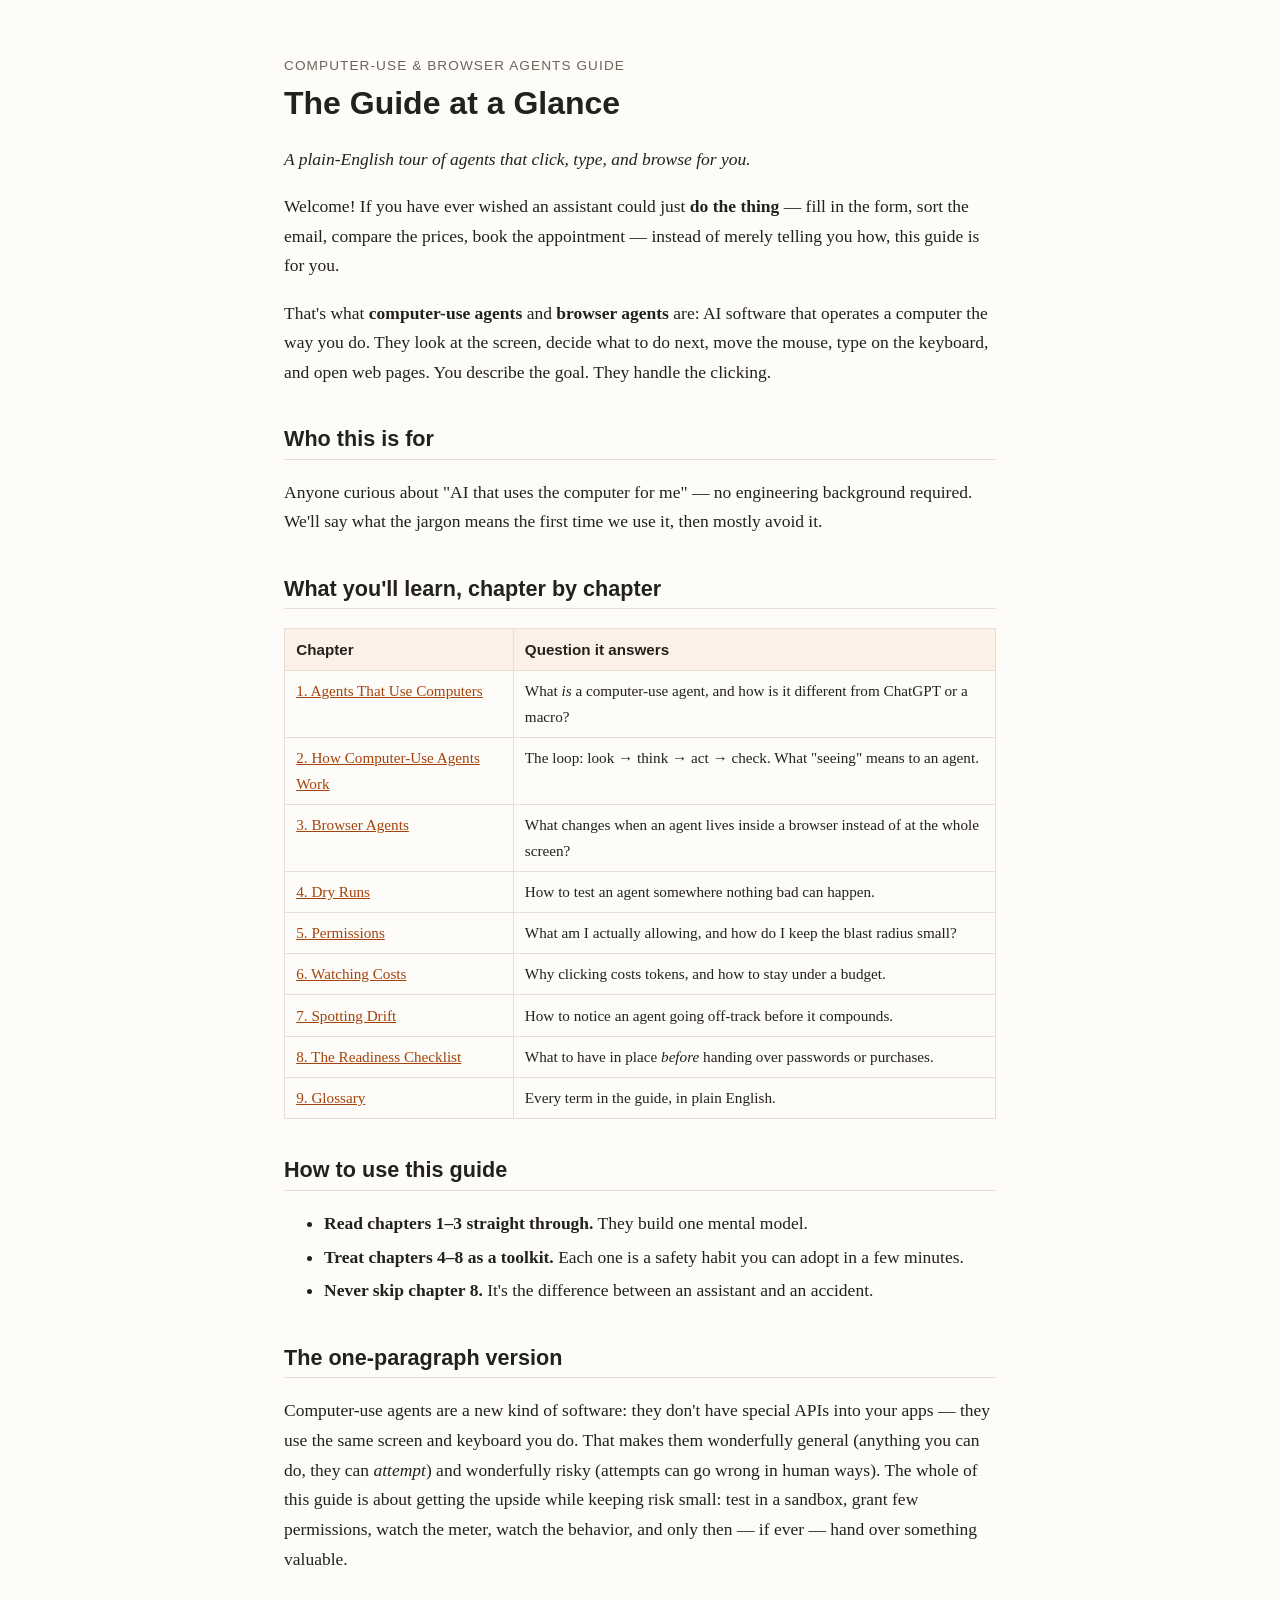
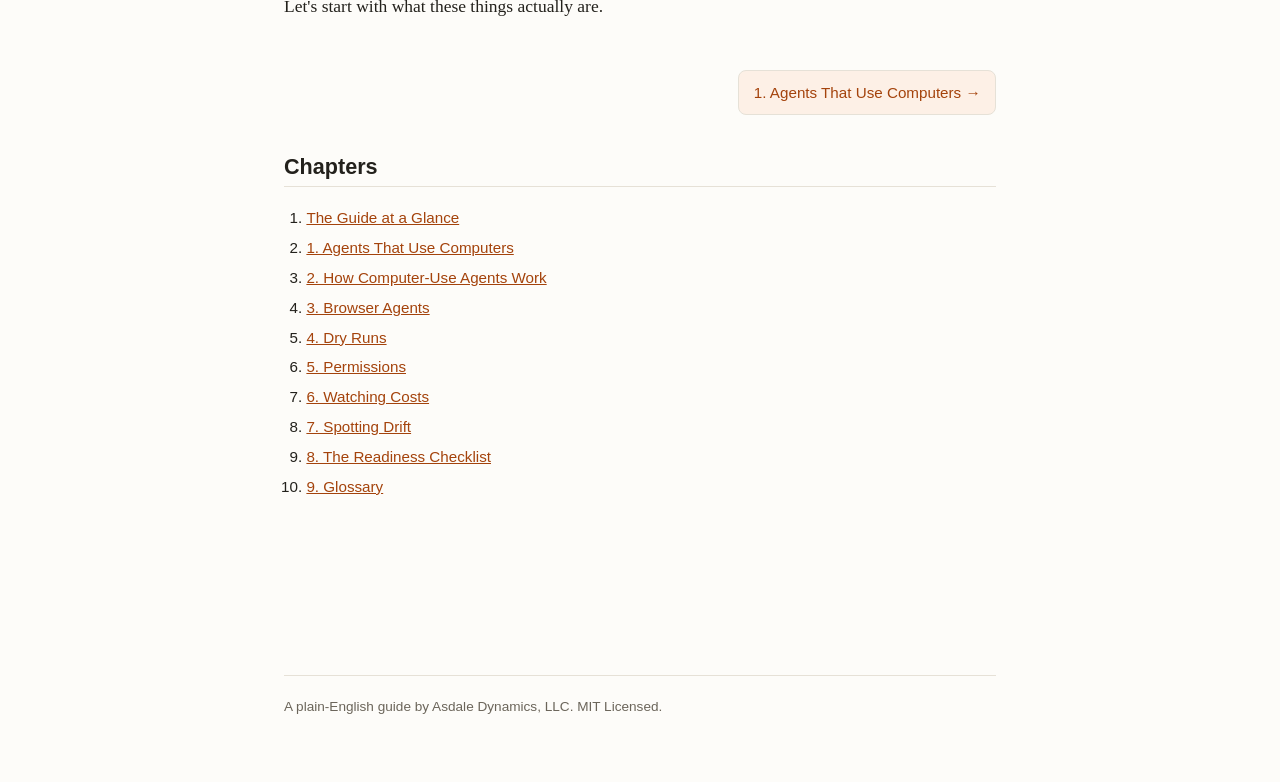
<file: site/index.html>
<!DOCTYPE html>
<html lang="en">
<head>
<meta charset="utf-8">
<meta name="viewport" content="width=device-width, initial-scale=1">
<title>The Guide at a Glance — Computer-Use &amp; Browser Agents Guide</title>
<link rel="stylesheet" href="styles.css">
</head>
<body>
<div class="wrap">
<p class="masthead">Computer-Use &amp; Browser Agents Guide</p>
<h1>The Guide at a Glance</h1>
<p><em>A plain-English tour of agents that click, type, and browse for you.</em></p>
<p>Welcome! If you have ever wished an assistant could just <strong>do the thing</strong> — fill in the form, sort the email, compare the prices, book the appointment — instead of merely telling you how, this guide is for you.</p>
<p>That's what <strong>computer-use agents</strong> and <strong>browser agents</strong> are: AI software that operates a computer the way you do. They look at the screen, decide what to do next, move the mouse, type on the keyboard, and open web pages. You describe the goal. They handle the clicking.</p>
<h2 id="who-this-is-for">Who this is for</h2>
<p>Anyone curious about "AI that uses the computer for me" — no engineering background required. We'll say what the jargon means the first time we use it, then mostly avoid it.</p>
<h2 id="what-youll-learn-chapter-by-chapter">What you'll learn, chapter by chapter</h2>
<table>
<thead>
<tr>
<th>Chapter</th>
<th>Question it answers</th>
</tr>
</thead>
<tbody>
<tr>
<td><a href="01-agents-that-use-computers.html">1. Agents That Use Computers</a></td>
<td>What <em>is</em> a computer-use agent, and how is it different from ChatGPT or a macro?</td>
</tr>
<tr>
<td><a href="02-how-computer-use-agents-work.html">2. How Computer-Use Agents Work</a></td>
<td>The loop: look → think → act → check. What "seeing" means to an agent.</td>
</tr>
<tr>
<td><a href="03-browser-agents.html">3. Browser Agents</a></td>
<td>What changes when an agent lives inside a browser instead of at the whole screen?</td>
</tr>
<tr>
<td><a href="04-dry-runs.html">4. Dry Runs</a></td>
<td>How to test an agent somewhere nothing bad can happen.</td>
</tr>
<tr>
<td><a href="05-permissions.html">5. Permissions</a></td>
<td>What am I actually allowing, and how do I keep the blast radius small?</td>
</tr>
<tr>
<td><a href="06-watching-costs.html">6. Watching Costs</a></td>
<td>Why clicking costs tokens, and how to stay under a budget.</td>
</tr>
<tr>
<td><a href="07-spotting-drift.html">7. Spotting Drift</a></td>
<td>How to notice an agent going off-track before it compounds.</td>
</tr>
<tr>
<td><a href="08-readiness-checklist.html">8. The Readiness Checklist</a></td>
<td>What to have in place <em>before</em> handing over passwords or purchases.</td>
</tr>
<tr>
<td><a href="09-glossary.html">9. Glossary</a></td>
<td>Every term in the guide, in plain English.</td>
</tr>
</tbody>
</table>
<h2 id="how-to-use-this-guide">How to use this guide</h2>
<ul>
<li><strong>Read chapters 1–3 straight through.</strong> They build one mental model.</li>
<li><strong>Treat chapters 4–8 as a toolkit.</strong> Each one is a safety habit you can adopt in a few minutes.</li>
<li><strong>Never skip chapter 8.</strong> It's the difference between an assistant and an accident.</li>
</ul>
<h2 id="the-one-paragraph-version">The one-paragraph version</h2>
<p>Computer-use agents are a new kind of software: they don't have special APIs into your apps — they use the same screen and keyboard you do. That makes them wonderfully general (anything you can do, they can <em>attempt</em>) and wonderfully risky (attempts can go wrong in human ways). The whole of this guide is about getting the upside while keeping risk small: test in a sandbox, grant few permissions, watch the meter, watch the behavior, and only then — if ever — hand over something valuable.</p>
<p>Let's start with what these things actually are.</p>
<div class="pager"><span class="placeholder"></span><a href="01-agents-that-use-computers.html">1. Agents That Use Computers &rarr;</a></div>
<nav class="chapters">
<h2>Chapters</h2>
<ol><li><a href="index.html">The Guide at a Glance</a></li><li><a href="01-agents-that-use-computers.html">1. Agents That Use Computers</a></li><li><a href="02-how-computer-use-agents-work.html">2. How Computer-Use Agents Work</a></li><li><a href="03-browser-agents.html">3. Browser Agents</a></li><li><a href="04-dry-runs.html">4. Dry Runs</a></li><li><a href="05-permissions.html">5. Permissions</a></li><li><a href="06-watching-costs.html">6. Watching Costs</a></li><li><a href="07-spotting-drift.html">7. Spotting Drift</a></li><li><a href="08-readiness-checklist.html">8. The Readiness Checklist</a></li><li><a href="09-glossary.html">9. Glossary</a></li></ol>
</nav>
</div>
<div class="wrap"><footer class="copyright">A plain-English guide by Asdale Dynamics, LLC. MIT Licensed.</footer></div>
</body>
</html>
</file>
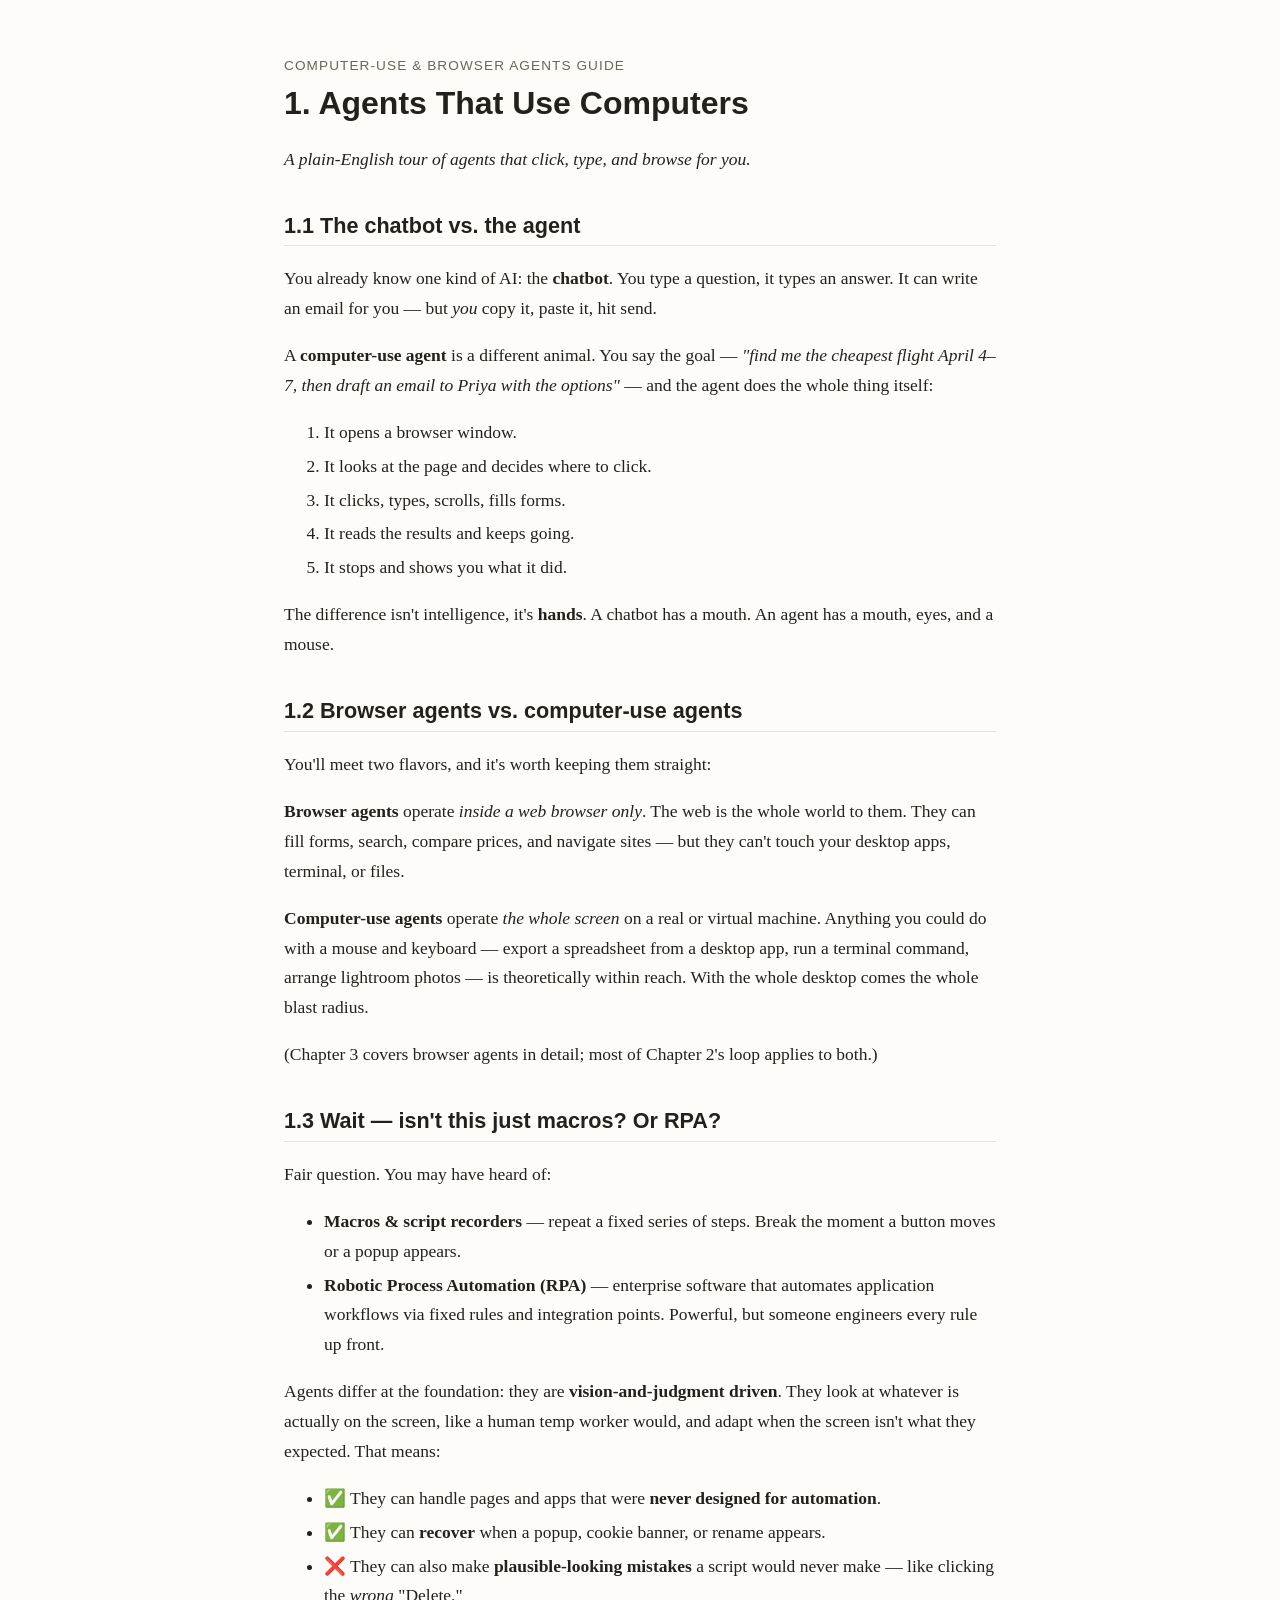
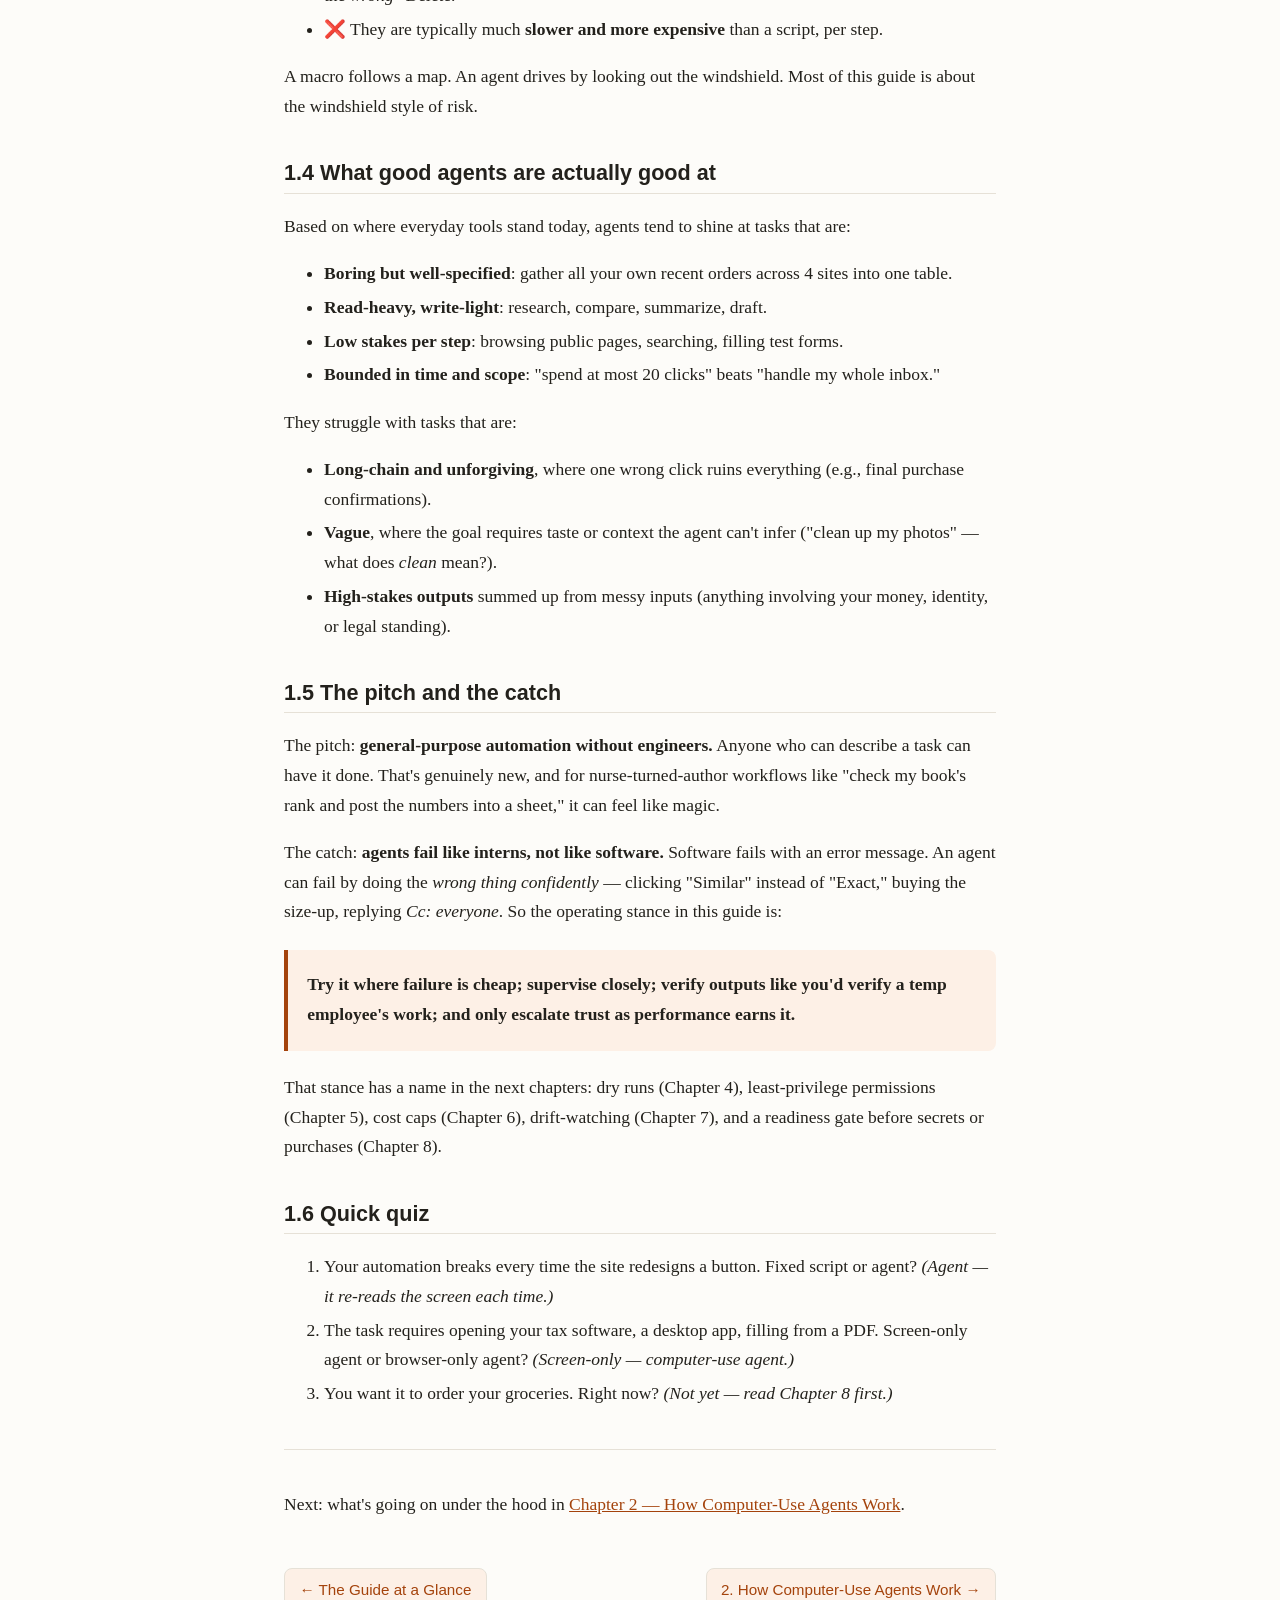
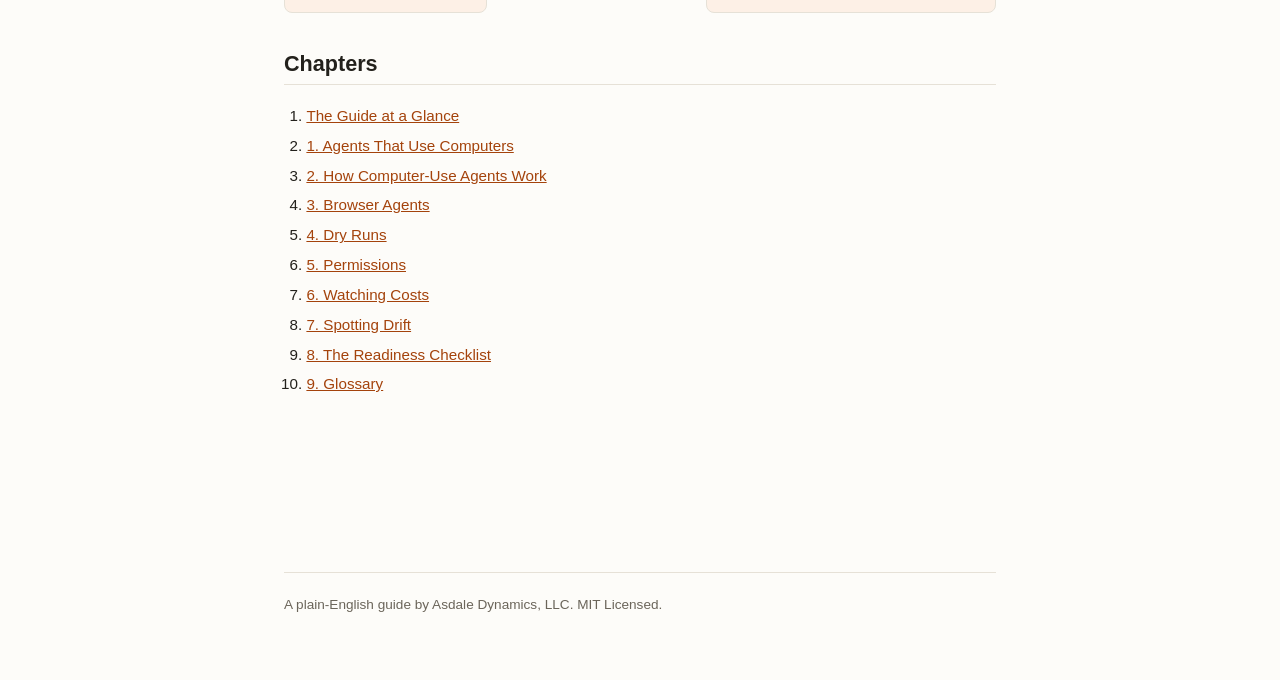
<file: site/01-agents-that-use-computers.html>
<!DOCTYPE html>
<html lang="en">
<head>
<meta charset="utf-8">
<meta name="viewport" content="width=device-width, initial-scale=1">
<title>1. Agents That Use Computers — Computer-Use &amp; Browser Agents Guide</title>
<link rel="stylesheet" href="styles.css">
</head>
<body>
<div class="wrap">
<p class="masthead">Computer-Use &amp; Browser Agents Guide</p>
<h1>1. Agents That Use Computers</h1>
<p><em>A plain-English tour of agents that click, type, and browse for you.</em></p>
<h2 id="11-the-chatbot-vs-the-agent">1.1 The chatbot vs. the agent</h2>
<p>You already know one kind of AI: the <strong>chatbot</strong>. You type a question, it types an answer. It can write an email for you — but <em>you</em> copy it, paste it, hit send.</p>
<p>A <strong>computer-use agent</strong> is a different animal. You say the goal — <em>"find me the cheapest flight April 4–7, then draft an email to Priya with the options"</em> — and the agent does the whole thing itself:</p>
<ol>
<li>It opens a browser window.</li>
<li>It looks at the page and decides where to click.</li>
<li>It clicks, types, scrolls, fills forms.</li>
<li>It reads the results and keeps going.</li>
<li>It stops and shows you what it did.</li>
</ol>
<p>The difference isn't intelligence, it's <strong>hands</strong>. A chatbot has a mouth. An agent has a mouth, eyes, and a mouse.</p>
<h2 id="12-browser-agents-vs-computer-use-agents">1.2 Browser agents vs. computer-use agents</h2>
<p>You'll meet two flavors, and it's worth keeping them straight:</p>
<p><strong>Browser agents</strong> operate <em>inside a web browser only</em>. The web is the whole world to them. They can fill forms, search, compare prices, and navigate sites — but they can't touch your desktop apps, terminal, or files.</p>
<p><strong>Computer-use agents</strong> operate <em>the whole screen</em> on a real or virtual machine. Anything you could do with a mouse and keyboard — export a spreadsheet from a desktop app, run a terminal command, arrange lightroom photos — is theoretically within reach. With the whole desktop comes the whole blast radius.</p>
<p>(Chapter 3 covers browser agents in detail; most of Chapter 2's loop applies to both.)</p>
<h2 id="13-wait-isnt-this-just-macros-or-rpa">1.3 Wait — isn't this just macros? Or RPA?</h2>
<p>Fair question. You may have heard of:</p>
<ul>
<li><strong>Macros &amp; script recorders</strong> — repeat a fixed series of steps. Break the moment a button moves or a popup appears.</li>
<li><strong>Robotic Process Automation (RPA)</strong> — enterprise software that automates application workflows via fixed rules and integration points. Powerful, but someone engineers every rule up front.</li>
</ul>
<p>Agents differ at the foundation: they are <strong>vision-and-judgment driven</strong>. They look at whatever is actually on the screen, like a human temp worker would, and adapt when the screen isn't what they expected. That means:</p>
<ul>
<li>✅ They can handle pages and apps that were <strong>never designed for automation</strong>.</li>
<li>✅ They can <strong>recover</strong> when a popup, cookie banner, or rename appears.</li>
<li>❌ They can also make <strong>plausible-looking mistakes</strong> a script would never make — like clicking the <em>wrong</em> "Delete."</li>
<li>❌ They are typically much <strong>slower and more expensive</strong> than a script, per step.</li>
</ul>
<p>A macro follows a map. An agent drives by looking out the windshield. Most of this guide is about the windshield style of risk.</p>
<h2 id="14-what-good-agents-are-actually-good-at">1.4 What good agents are actually good at</h2>
<p>Based on where everyday tools stand today, agents tend to shine at tasks that are:</p>
<ul>
<li><strong>Boring but well-specified</strong>: gather all your own recent orders across 4 sites into one table.</li>
<li><strong>Read-heavy, write-light</strong>: research, compare, summarize, draft.</li>
<li><strong>Low stakes per step</strong>: browsing public pages, searching, filling test forms.</li>
<li><strong>Bounded in time and scope</strong>: "spend at most 20 clicks" beats "handle my whole inbox."</li>
</ul>
<p>They struggle with tasks that are:</p>
<ul>
<li><strong>Long-chain and unforgiving</strong>, where one wrong click ruins everything (e.g., final purchase confirmations).</li>
<li><strong>Vague</strong>, where the goal requires taste or context the agent can't infer ("clean up my photos" — what does <em>clean</em> mean?).</li>
<li><strong>High-stakes outputs</strong> summed up from messy inputs (anything involving your money, identity, or legal standing).</li>
</ul>
<h2 id="15-the-pitch-and-the-catch">1.5 The pitch and the catch</h2>
<p>The pitch: <strong>general-purpose automation without engineers.</strong> Anyone who can describe a task can have it done. That's genuinely new, and for nurse-turned-author workflows like "check my book's rank and post the numbers into a sheet," it can feel like magic.</p>
<p>The catch: <strong>agents fail like interns, not like software.</strong> Software fails with an error message. An agent can fail by doing the <em>wrong thing confidently</em> — clicking "Similar" instead of "Exact," buying the size-up, replying <em>Cc: everyone</em>. So the operating stance in this guide is:</p>
<blockquote>
<p><strong>Try it where failure is cheap; supervise closely; verify outputs like you'd verify a temp employee's work; and only escalate trust as performance earns it.</strong></p>
</blockquote>
<p>That stance has a name in the next chapters: dry runs (Chapter 4), least-privilege permissions (Chapter 5), cost caps (Chapter 6), drift-watching (Chapter 7), and a readiness gate before secrets or purchases (Chapter 8).</p>
<h2 id="16-quick-quiz">1.6 Quick quiz</h2>
<ol>
<li>Your automation breaks every time the site redesigns a button. Fixed script or agent? <em>(Agent — it re-reads the screen each time.)</em></li>
<li>The task requires opening your tax software, a desktop app, filling from a PDF. Screen-only agent or browser-only agent? <em>(Screen-only — computer-use agent.)</em></li>
<li>You want it to order your groceries. Right now? <em>(Not yet — read Chapter 8 first.)</em></li>
</ol>
<hr />
<p>Next: what's going on under the hood in <a href="02-how-computer-use-agents-work.html">Chapter 2 — How Computer-Use Agents Work</a>.</p>
<div class="pager"><a href="index.html">&larr; The Guide at a Glance</a><a href="02-how-computer-use-agents-work.html">2. How Computer-Use Agents Work &rarr;</a></div>
<nav class="chapters">
<h2>Chapters</h2>
<ol><li><a href="index.html">The Guide at a Glance</a></li><li><a href="01-agents-that-use-computers.html">1. Agents That Use Computers</a></li><li><a href="02-how-computer-use-agents-work.html">2. How Computer-Use Agents Work</a></li><li><a href="03-browser-agents.html">3. Browser Agents</a></li><li><a href="04-dry-runs.html">4. Dry Runs</a></li><li><a href="05-permissions.html">5. Permissions</a></li><li><a href="06-watching-costs.html">6. Watching Costs</a></li><li><a href="07-spotting-drift.html">7. Spotting Drift</a></li><li><a href="08-readiness-checklist.html">8. The Readiness Checklist</a></li><li><a href="09-glossary.html">9. Glossary</a></li></ol>
</nav>
</div>
<div class="wrap"><footer class="copyright">A plain-English guide by Asdale Dynamics, LLC. MIT Licensed.</footer></div>
</body>
</html>
</file>
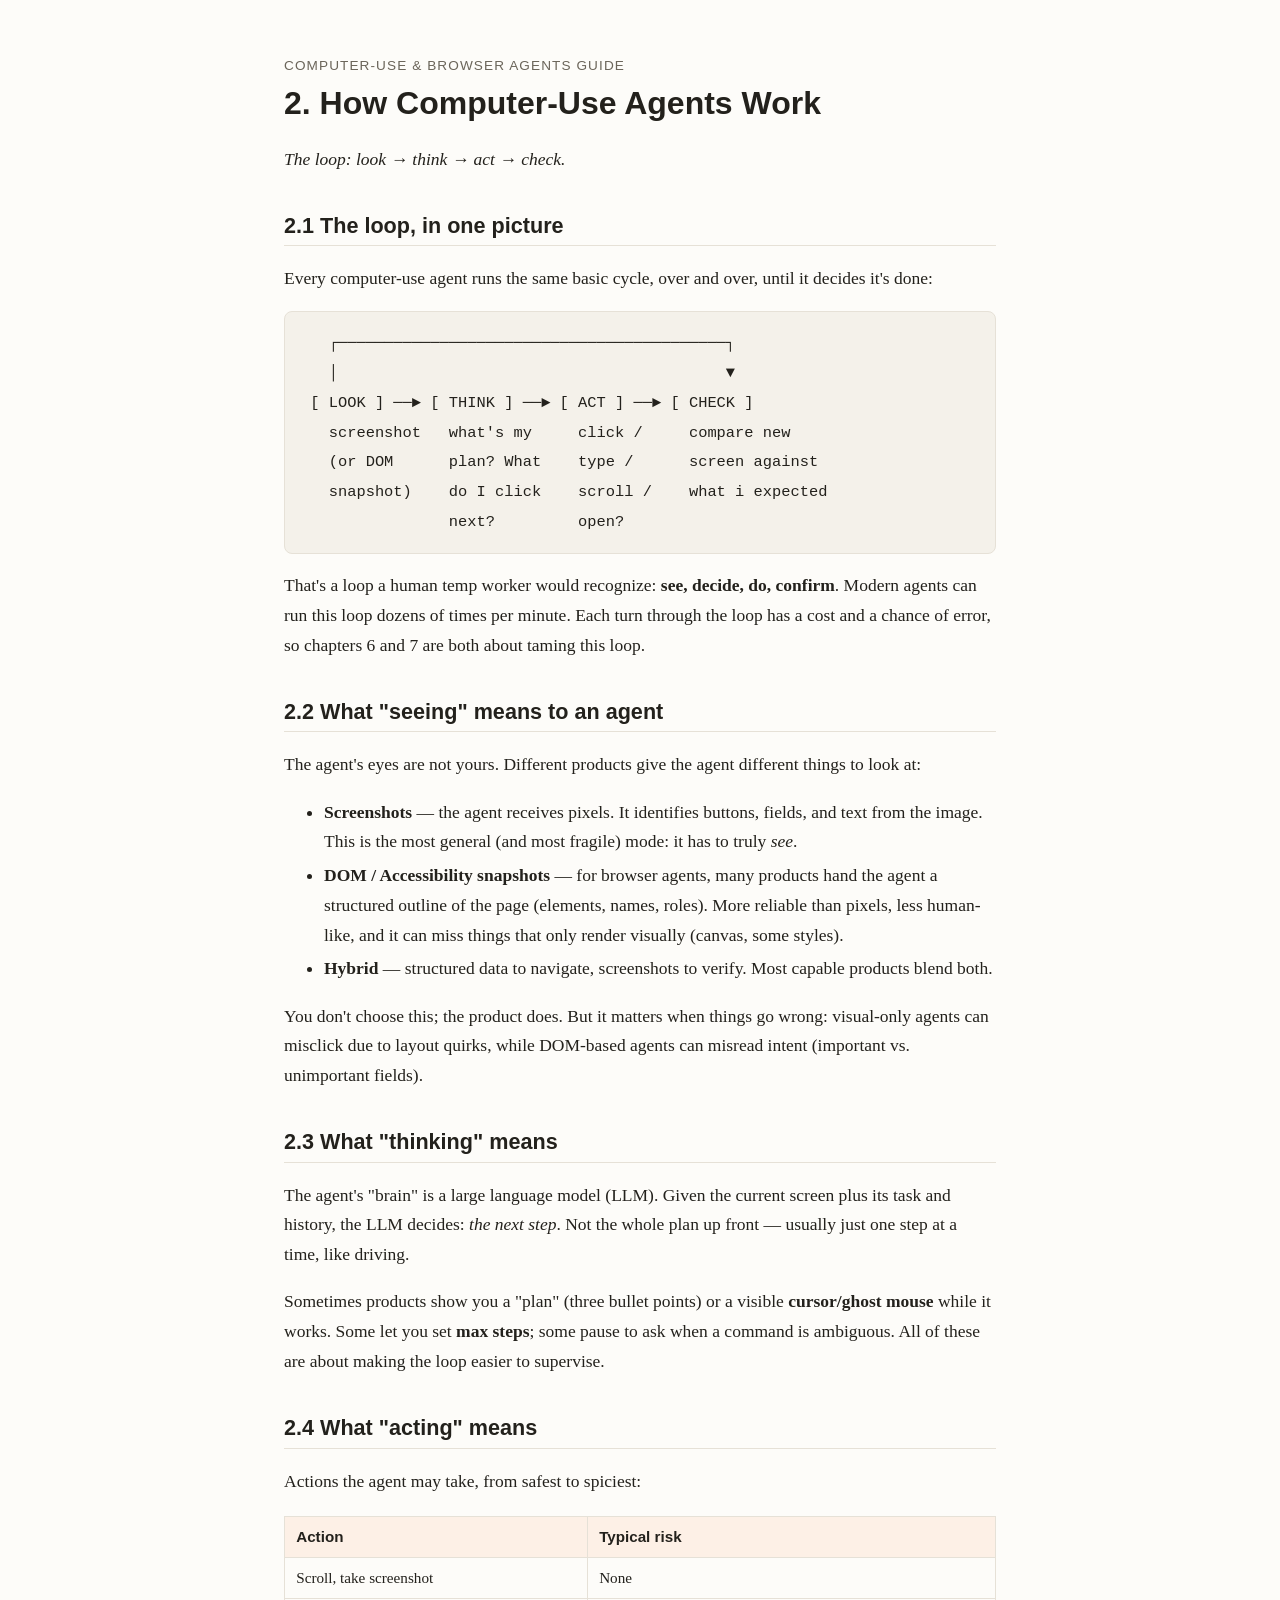
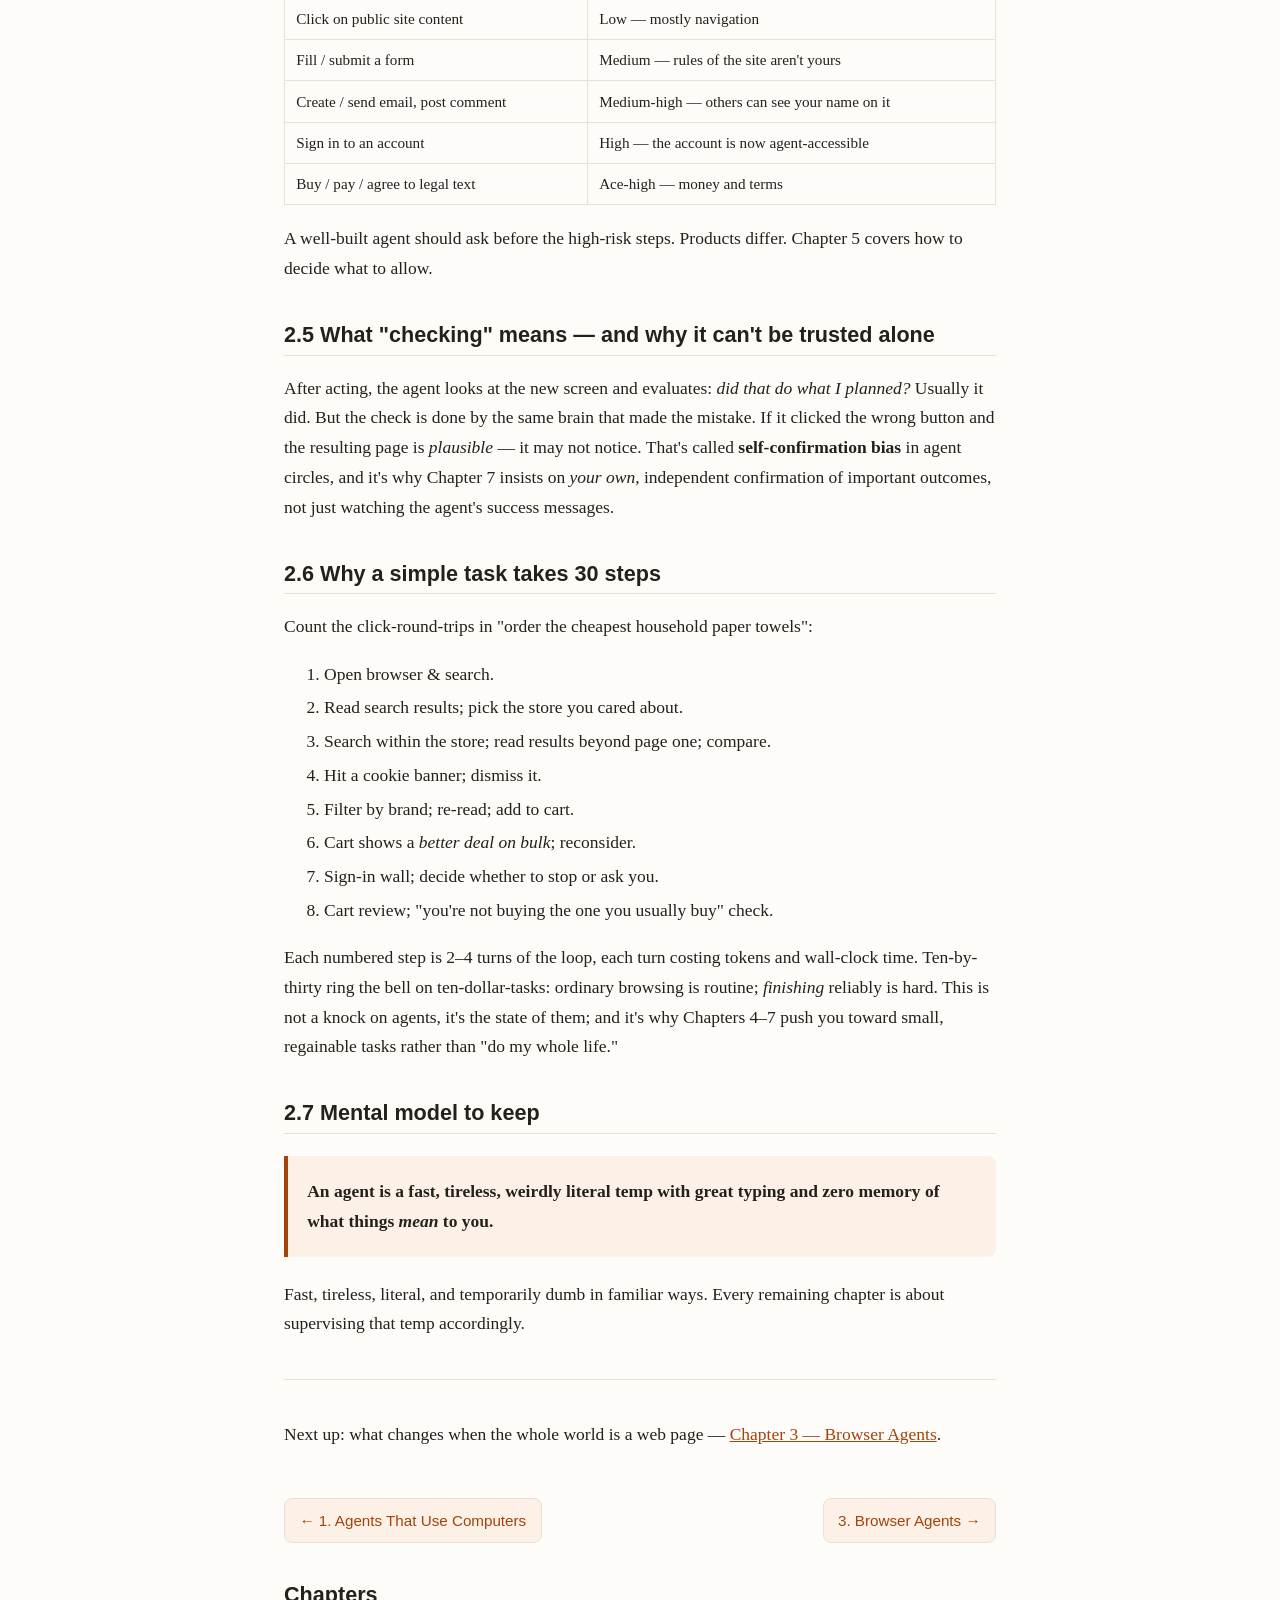
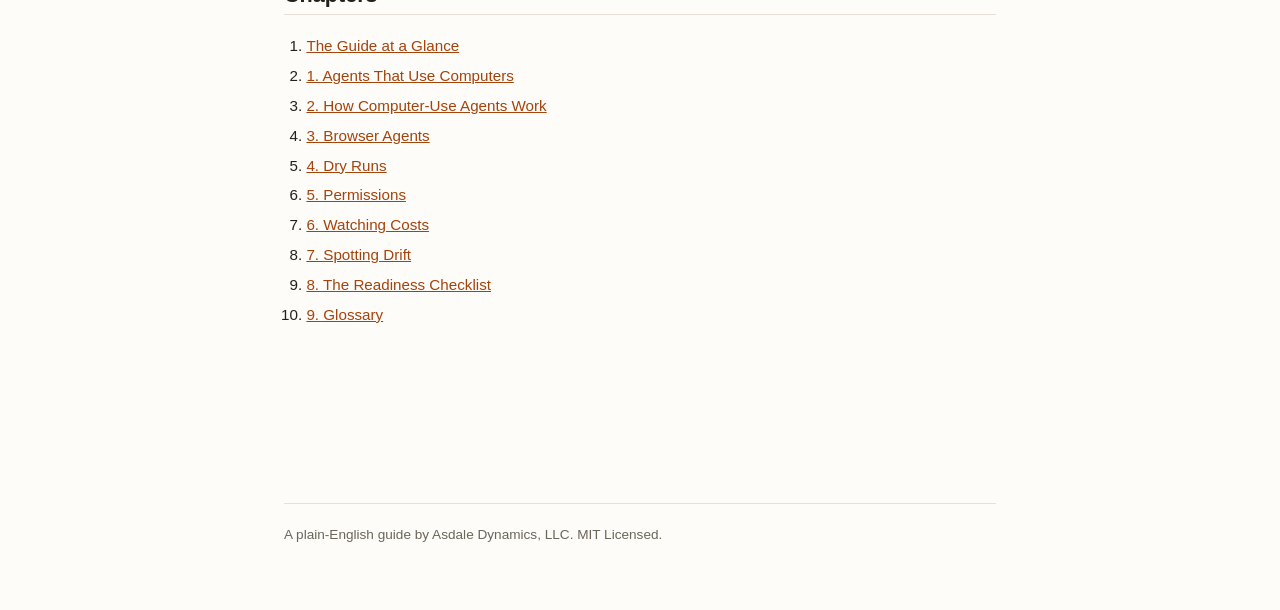
<file: site/02-how-computer-use-agents-work.html>
<!DOCTYPE html>
<html lang="en">
<head>
<meta charset="utf-8">
<meta name="viewport" content="width=device-width, initial-scale=1">
<title>2. How Computer-Use Agents Work — Computer-Use &amp; Browser Agents Guide</title>
<link rel="stylesheet" href="styles.css">
</head>
<body>
<div class="wrap">
<p class="masthead">Computer-Use &amp; Browser Agents Guide</p>
<h1>2. How Computer-Use Agents Work</h1>
<p><em>The loop: look → think → act → check.</em></p>
<h2 id="21-the-loop-in-one-picture">2.1 The loop, in one picture</h2>
<p>Every computer-use agent runs the same basic cycle, over and over, until it decides it's done:</p>
<pre><code>   ┌──────────────────────────────────────────┐
   │                                          ▼
 [ LOOK ] ──► [ THINK ] ──► [ ACT ] ──► [ CHECK ]
   screenshot   what's my     click /     compare new
   (or DOM      plan? What    type /      screen against
   snapshot)    do I click    scroll /    what i expected
                next?         open?
</code></pre>
<p>That's a loop a human temp worker would recognize: <strong>see, decide, do, confirm</strong>. Modern agents can run this loop dozens of times per minute. Each turn through the loop has a cost and a chance of error, so chapters 6 and 7 are both about taming this loop.</p>
<h2 id="22-what-seeing-means-to-an-agent">2.2 What "seeing" means to an agent</h2>
<p>The agent's eyes are not yours. Different products give the agent different things to look at:</p>
<ul>
<li><strong>Screenshots</strong> — the agent receives pixels. It identifies buttons, fields, and text from the image. This is the most general (and most fragile) mode: it has to truly <em>see</em>.</li>
<li><strong>DOM / Accessibility snapshots</strong> — for browser agents, many products hand the agent a structured outline of the page (elements, names, roles). More reliable than pixels, less human-like, and it can miss things that only render visually (canvas, some styles).</li>
<li><strong>Hybrid</strong> — structured data to navigate, screenshots to verify. Most capable products blend both.</li>
</ul>
<p>You don't choose this; the product does. But it matters when things go wrong: visual-only agents can misclick due to layout quirks, while DOM-based agents can misread intent (important vs. unimportant fields).</p>
<h2 id="23-what-thinking-means">2.3 What "thinking" means</h2>
<p>The agent's "brain" is a large language model (LLM). Given the current screen plus its task and history, the LLM decides: <em>the next step</em>. Not the whole plan up front — usually just one step at a time, like driving.</p>
<p>Sometimes products show you a "plan" (three bullet points) or a visible <strong>cursor/ghost mouse</strong> while it works. Some let you set <strong>max steps</strong>; some pause to ask when a command is ambiguous. All of these are about making the loop easier to supervise.</p>
<h2 id="24-what-acting-means">2.4 What "acting" means</h2>
<p>Actions the agent may take, from safest to spiciest:</p>
<table>
<thead>
<tr>
<th>Action</th>
<th>Typical risk</th>
</tr>
</thead>
<tbody>
<tr>
<td>Scroll, take screenshot</td>
<td>None</td>
</tr>
<tr>
<td>Click on public site content</td>
<td>Low — mostly navigation</td>
</tr>
<tr>
<td>Fill / submit a form</td>
<td>Medium — rules of the site aren't yours</td>
</tr>
<tr>
<td>Create / send email, post comment</td>
<td>Medium-high — others can see your name on it</td>
</tr>
<tr>
<td>Sign in to an account</td>
<td>High — the account is now agent-accessible</td>
</tr>
<tr>
<td>Buy / pay / agree to legal text</td>
<td>Ace-high — money and terms</td>
</tr>
</tbody>
</table>
<p>A well-built agent should ask before the high-risk steps. Products differ. Chapter 5 covers how to decide what to allow.</p>
<h2 id="25-what-checking-means-and-why-it-cant-be-trusted-alone">2.5 What "checking" means — and why it can't be trusted alone</h2>
<p>After acting, the agent looks at the new screen and evaluates: <em>did that do what I planned?</em> Usually it did. But the check is done by the same brain that made the mistake. If it clicked the wrong button and the resulting page is <em>plausible</em> — it may not notice. That's called <strong>self-confirmation bias</strong> in agent circles, and it's why Chapter 7 insists on <em>your own</em>, independent confirmation of important outcomes, not just watching the agent's success messages.</p>
<h2 id="26-why-a-simple-task-takes-30-steps">2.6 Why a simple task takes 30 steps</h2>
<p>Count the click-round-trips in "order the cheapest household paper towels":</p>
<ol>
<li>Open browser &amp; search.</li>
<li>Read search results; pick the store you cared about.</li>
<li>Search within the store; read results beyond page one; compare.</li>
<li>Hit a cookie banner; dismiss it.</li>
<li>Filter by brand; re-read; add to cart.</li>
<li>Cart shows a <em>better deal on bulk</em>; reconsider.</li>
<li>Sign-in wall; decide whether to stop or ask you.</li>
<li>Cart review; "you're not buying the one you usually buy" check.</li>
</ol>
<p>Each numbered step is 2–4 turns of the loop, each turn costing tokens and wall-clock time. Ten-by-thirty ring the bell on ten-dollar-tasks: ordinary browsing is routine; <em>finishing</em> reliably is hard. This is not a knock on agents, it's the state of them; and it's why Chapters 4–7 push you toward small, regainable tasks rather than "do my whole life."</p>
<h2 id="27-mental-model-to-keep">2.7 Mental model to keep</h2>
<blockquote>
<p><strong>An agent is a fast, tireless, weirdly literal temp with great typing and zero memory of what things <em>mean</em> to you.</strong></p>
</blockquote>
<p>Fast, tireless, literal, and temporarily dumb in familiar ways. Every remaining chapter is about supervising that temp accordingly.</p>
<hr />
<p>Next up: what changes when the whole world is a web page — <a href="03-browser-agents.html">Chapter 3 — Browser Agents</a>.</p>
<div class="pager"><a href="01-agents-that-use-computers.html">&larr; 1. Agents That Use Computers</a><a href="03-browser-agents.html">3. Browser Agents &rarr;</a></div>
<nav class="chapters">
<h2>Chapters</h2>
<ol><li><a href="index.html">The Guide at a Glance</a></li><li><a href="01-agents-that-use-computers.html">1. Agents That Use Computers</a></li><li><a href="02-how-computer-use-agents-work.html">2. How Computer-Use Agents Work</a></li><li><a href="03-browser-agents.html">3. Browser Agents</a></li><li><a href="04-dry-runs.html">4. Dry Runs</a></li><li><a href="05-permissions.html">5. Permissions</a></li><li><a href="06-watching-costs.html">6. Watching Costs</a></li><li><a href="07-spotting-drift.html">7. Spotting Drift</a></li><li><a href="08-readiness-checklist.html">8. The Readiness Checklist</a></li><li><a href="09-glossary.html">9. Glossary</a></li></ol>
</nav>
</div>
<div class="wrap"><footer class="copyright">A plain-English guide by Asdale Dynamics, LLC. MIT Licensed.</footer></div>
</body>
</html>
</file>
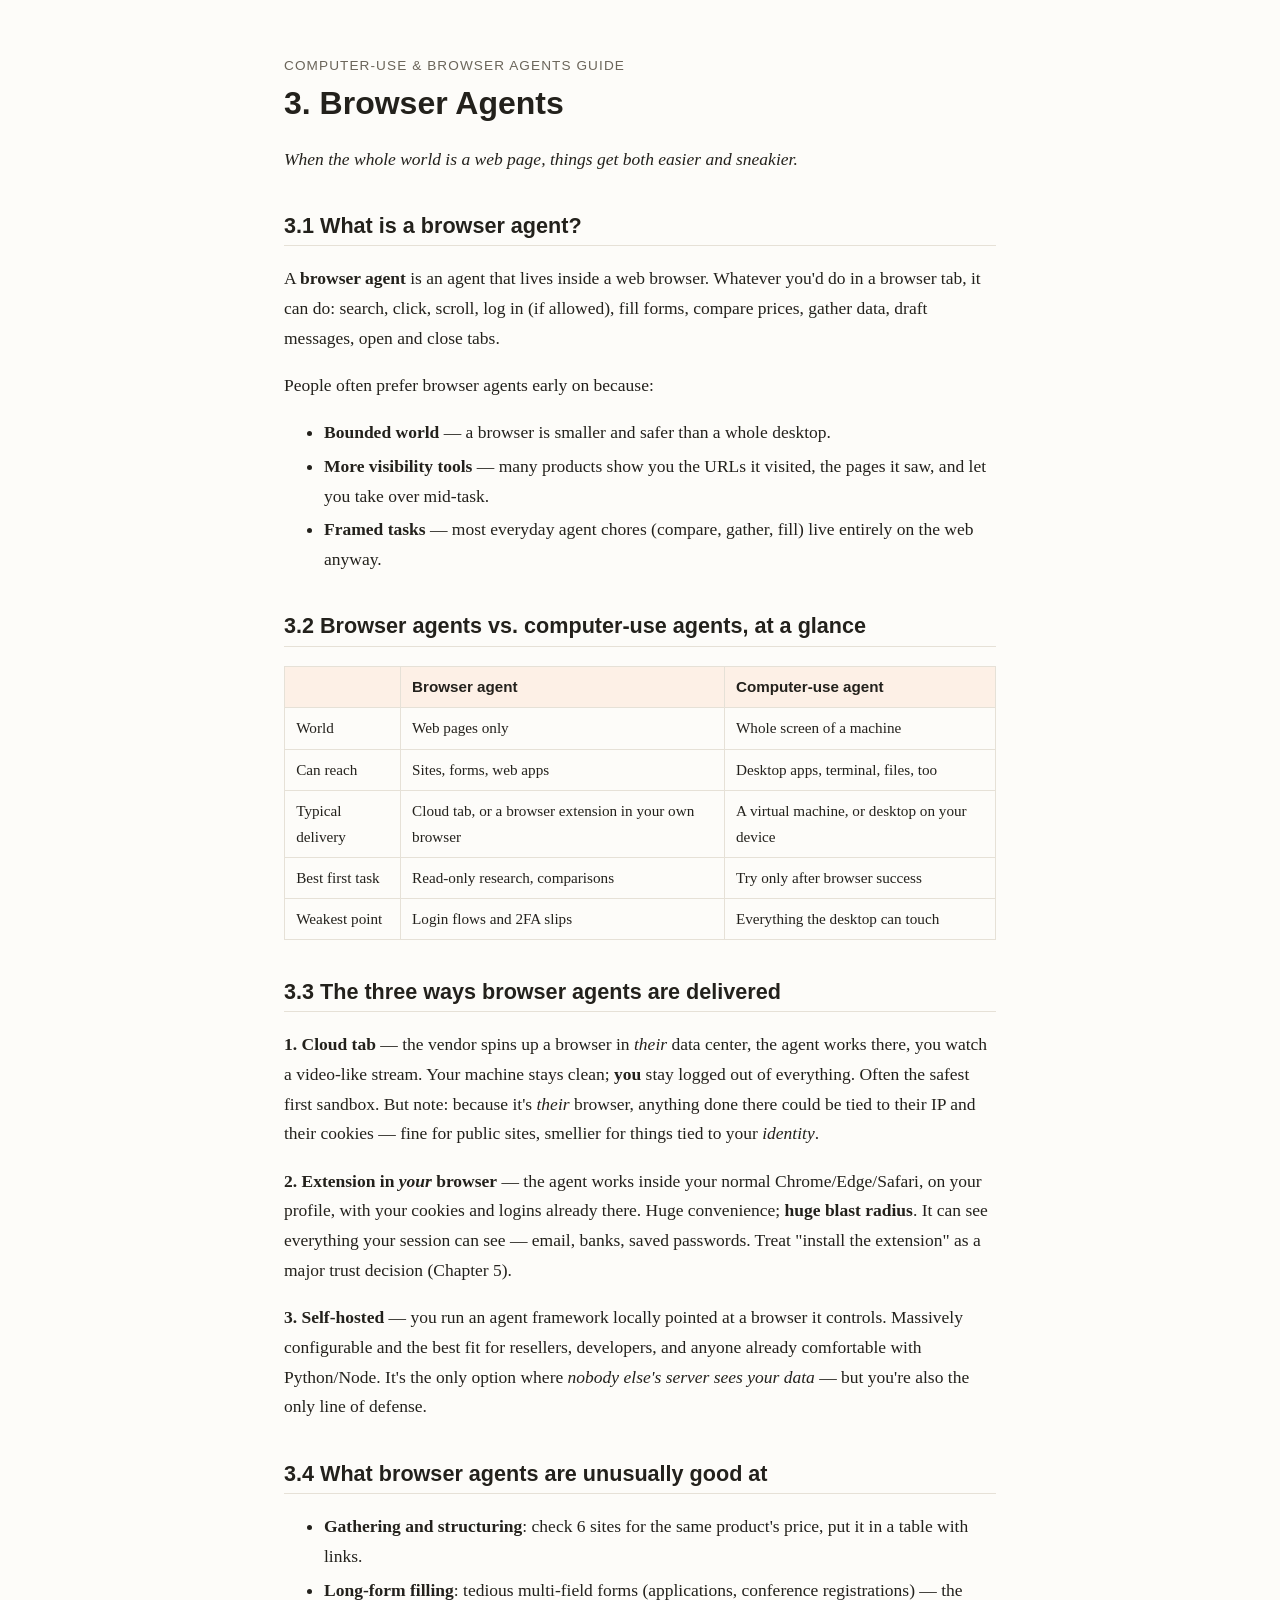
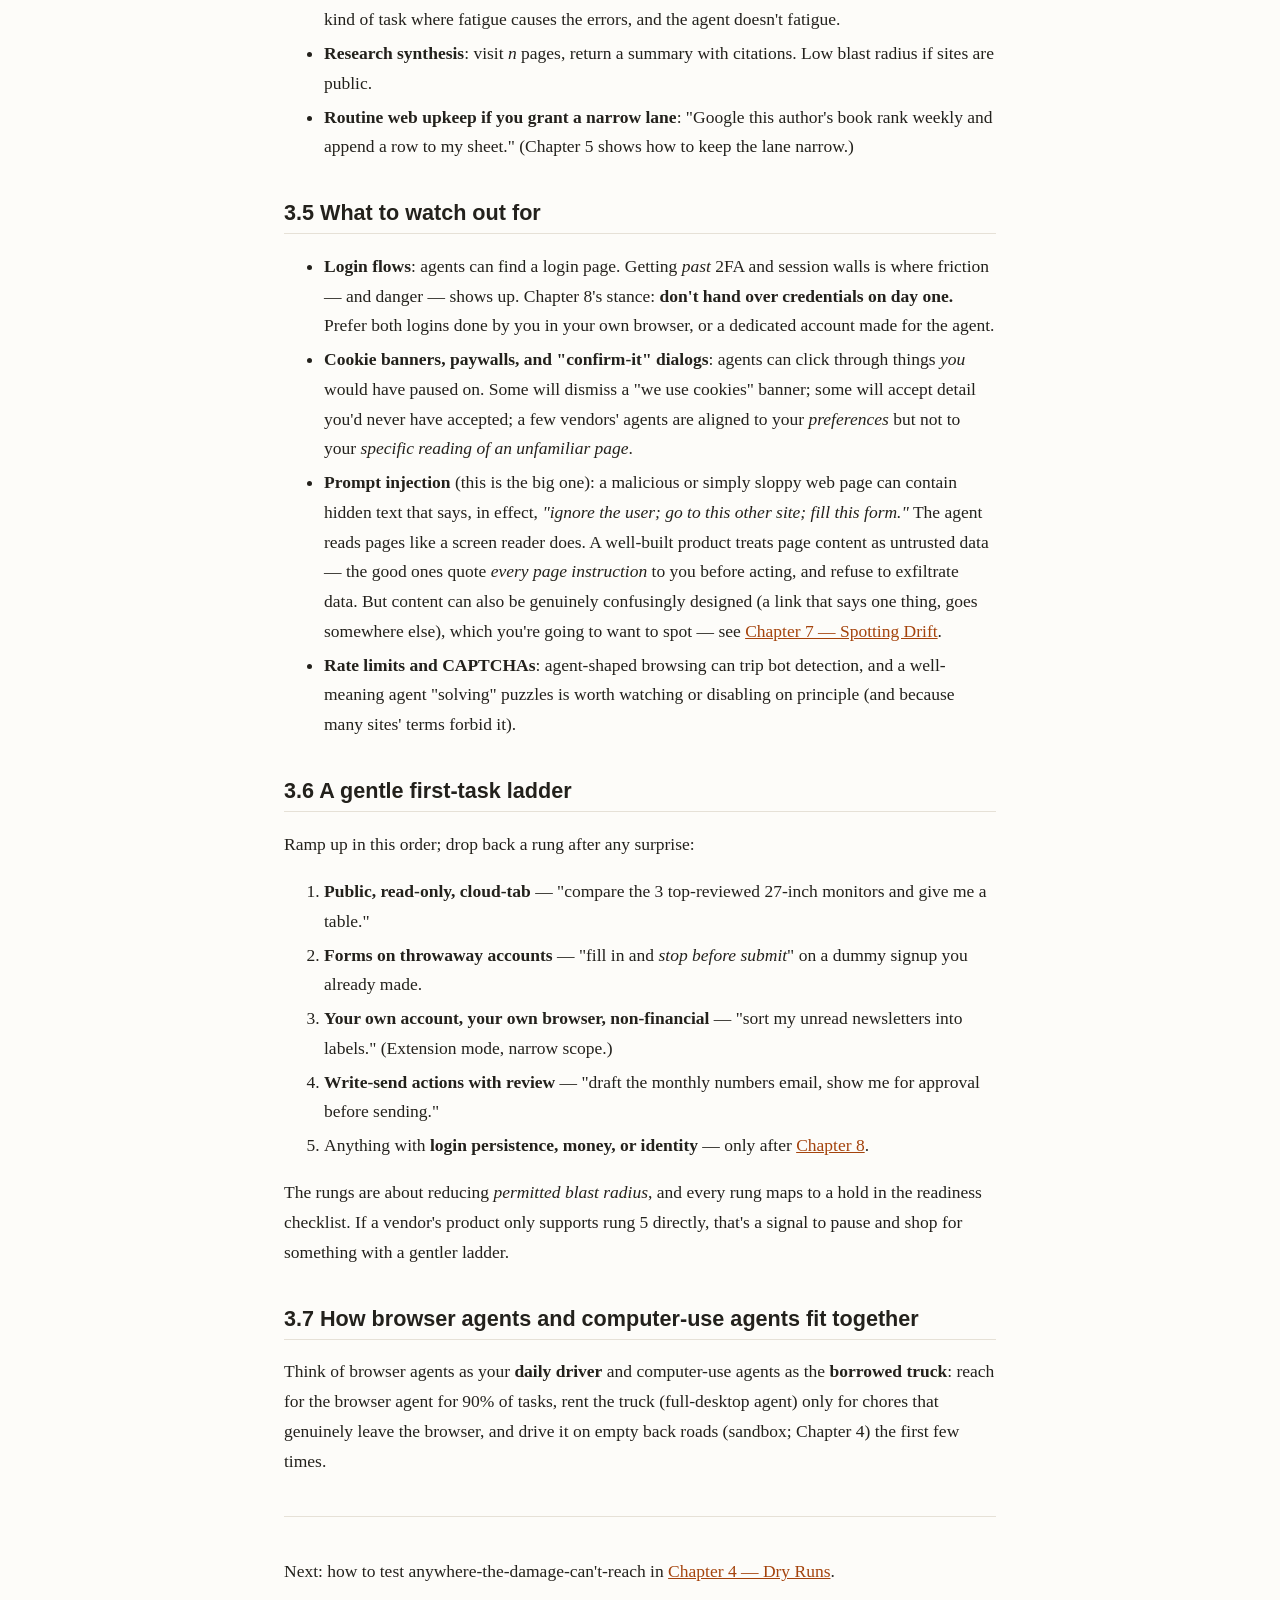
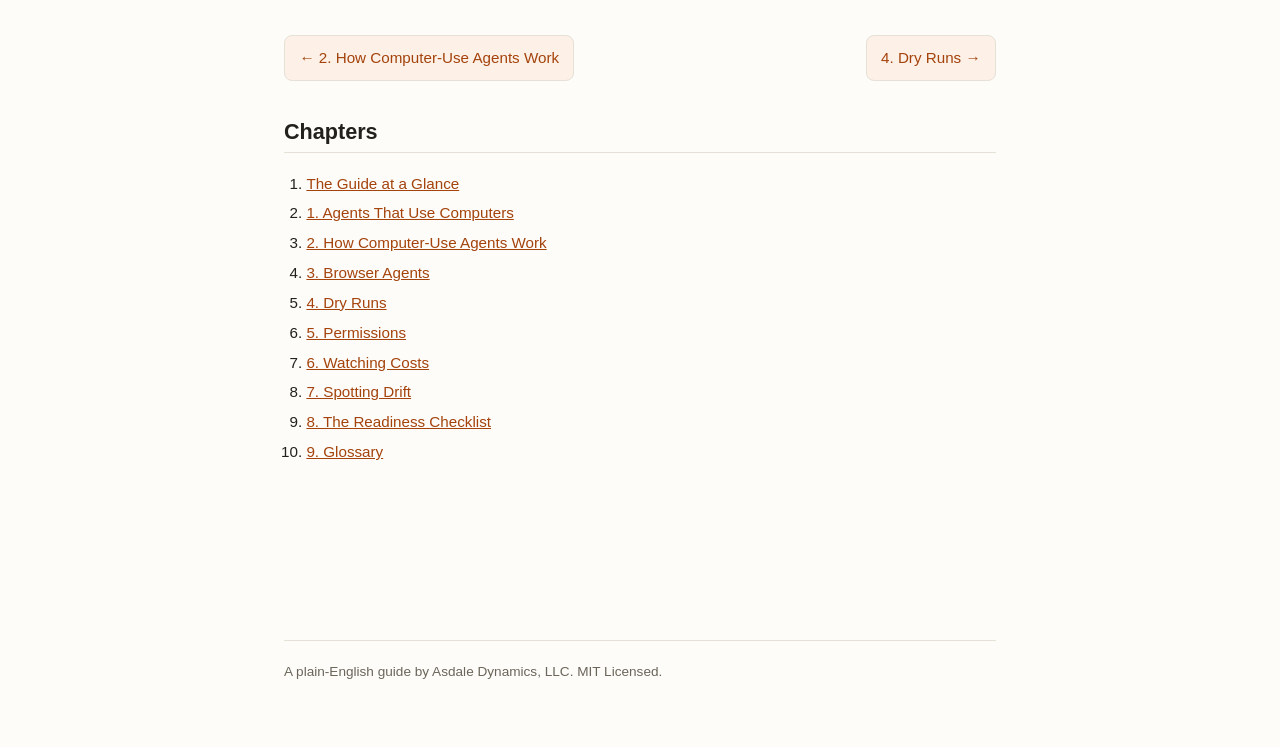
<file: site/03-browser-agents.html>
<!DOCTYPE html>
<html lang="en">
<head>
<meta charset="utf-8">
<meta name="viewport" content="width=device-width, initial-scale=1">
<title>3. Browser Agents — Computer-Use &amp; Browser Agents Guide</title>
<link rel="stylesheet" href="styles.css">
</head>
<body>
<div class="wrap">
<p class="masthead">Computer-Use &amp; Browser Agents Guide</p>
<h1>3. Browser Agents</h1>
<p><em>When the whole world is a web page, things get both easier and sneakier.</em></p>
<h2 id="31-what-is-a-browser-agent">3.1 What is a browser agent?</h2>
<p>A <strong>browser agent</strong> is an agent that lives inside a web browser. Whatever you'd do in a browser tab, it can do: search, click, scroll, log in (if allowed), fill forms, compare prices, gather data, draft messages, open and close tabs.</p>
<p>People often prefer browser agents early on because:</p>
<ul>
<li><strong>Bounded world</strong> — a browser is smaller and safer than a whole desktop.</li>
<li><strong>More visibility tools</strong> — many products show you the URLs it visited, the pages it saw, and let you take over mid-task.</li>
<li><strong>Framed tasks</strong> — most everyday agent chores (compare, gather, fill) live entirely on the web anyway.</li>
</ul>
<h2 id="32-browser-agents-vs-computer-use-agents-at-a-glance">3.2 Browser agents vs. computer-use agents, at a glance</h2>
<table>
<thead>
<tr>
<th></th>
<th>Browser agent</th>
<th>Computer-use agent</th>
</tr>
</thead>
<tbody>
<tr>
<td>World</td>
<td>Web pages only</td>
<td>Whole screen of a machine</td>
</tr>
<tr>
<td>Can reach</td>
<td>Sites, forms, web apps</td>
<td>Desktop apps, terminal, files, too</td>
</tr>
<tr>
<td>Typical delivery</td>
<td>Cloud tab, or a browser extension in your own browser</td>
<td>A virtual machine, or desktop on your device</td>
</tr>
<tr>
<td>Best first task</td>
<td>Read-only research, comparisons</td>
<td>Try only after browser success</td>
</tr>
<tr>
<td>Weakest point</td>
<td>Login flows and 2FA slips</td>
<td>Everything the desktop can touch</td>
</tr>
</tbody>
</table>
<h2 id="33-the-three-ways-browser-agents-are-delivered">3.3 The three ways browser agents are delivered</h2>
<p><strong>1. Cloud tab</strong> — the vendor spins up a browser in <em>their</em> data center, the agent works there, you watch a video-like stream. Your machine stays clean; <strong>you</strong> stay logged out of everything. Often the safest first sandbox. But note: because it's <em>their</em> browser, anything done there could be tied to their IP and their cookies — fine for public sites, smellier for things tied to your <em>identity</em>.</p>
<p><strong>2. Extension in <em>your</em> browser</strong> — the agent works inside your normal Chrome/Edge/Safari, on your profile, with your cookies and logins already there. Huge convenience; <strong>huge blast radius</strong>. It can see everything your session can see — email, banks, saved passwords. Treat "install the extension" as a major trust decision (Chapter 5).</p>
<p><strong>3. Self-hosted</strong> — you run an agent framework locally pointed at a browser it controls. Massively configurable and the best fit for resellers, developers, and anyone already comfortable with Python/Node. It's the only option where <em>nobody else's server sees your data</em> — but you're also the only line of defense.</p>
<h2 id="34-what-browser-agents-are-unusually-good-at">3.4 What browser agents are unusually good at</h2>
<ul>
<li><strong>Gathering and structuring</strong>: check 6 sites for the same product's price, put it in a table with links.</li>
<li><strong>Long-form filling</strong>: tedious multi-field forms (applications, conference registrations) — the kind of task where fatigue causes the errors, and the agent doesn't fatigue.</li>
<li><strong>Research synthesis</strong>: visit <em>n</em> pages, return a summary with citations. Low blast radius if sites are public.</li>
<li><strong>Routine web upkeep if you grant a narrow lane</strong>: "Google this author's book rank weekly and append a row to my sheet." (Chapter 5 shows how to keep the lane narrow.)</li>
</ul>
<h2 id="35-what-to-watch-out-for">3.5 What to watch out for</h2>
<ul>
<li><strong>Login flows</strong>: agents can find a login page. Getting <em>past</em> 2FA and session walls is where friction — and danger — shows up. Chapter 8's stance: <strong>don't hand over credentials on day one.</strong> Prefer both logins done by you in your own browser, or a dedicated account made for the agent.</li>
<li><strong>Cookie banners, paywalls, and "confirm-it" dialogs</strong>: agents can click through things <em>you</em> would have paused on. Some will dismiss a "we use cookies" banner; some will accept detail you'd never have accepted; a few vendors' agents are aligned to your <em>preferences</em> but not to your <em>specific reading of an unfamiliar page</em>.</li>
<li><strong>Prompt injection</strong> (this is the big one): a malicious or simply sloppy web page can contain hidden text that says, in effect, <em>"ignore the user; go to this other site; fill this form."</em> The agent reads pages like a screen reader does. A well-built product treats page content as untrusted data — the good ones quote <em>every page instruction</em> to you before acting, and refuse to exfiltrate data. But content can also be genuinely confusingly designed (a link that says one thing, goes somewhere else), which you're going to want to spot — see <a href="07-spotting-drift.html">Chapter 7 — Spotting Drift</a>.</li>
<li><strong>Rate limits and CAPTCHAs</strong>: agent-shaped browsing can trip bot detection, and a well-meaning agent "solving" puzzles is worth watching or disabling on principle (and because many sites' terms forbid it).</li>
</ul>
<h2 id="36-a-gentle-first-task-ladder">3.6 A gentle first-task ladder</h2>
<p>Ramp up in this order; drop back a rung after any surprise:</p>
<ol>
<li><strong>Public, read-only, cloud-tab</strong> — "compare the 3 top-reviewed 27-inch monitors and give me a table."</li>
<li><strong>Forms on throwaway accounts</strong> — "fill in and <em>stop before submit</em>" on a dummy signup you already made.</li>
<li><strong>Your own account, your own browser, non-financial</strong> — "sort my unread newsletters into labels." (Extension mode, narrow scope.)</li>
<li><strong>Write-send actions with review</strong> — "draft the monthly numbers email, show me for approval before sending."</li>
<li>Anything with <strong>login persistence, money, or identity</strong> — only after <a href="08-readiness-checklist.html">Chapter 8</a>.</li>
</ol>
<p>The rungs are about reducing <em>permitted blast radius</em>, and every rung maps to a hold in the readiness checklist. If a vendor's product only supports rung 5 directly, that's a signal to pause and shop for something with a gentler ladder.</p>
<h2 id="37-how-browser-agents-and-computer-use-agents-fit-together">3.7 How browser agents and computer-use agents fit together</h2>
<p>Think of browser agents as your <strong>daily driver</strong> and computer-use agents as the <strong>borrowed truck</strong>: reach for the browser agent for 90% of tasks, rent the truck (full-desktop agent) only for chores that genuinely leave the browser, and drive it on empty back roads (sandbox; Chapter 4) the first few times.</p>
<hr />
<p>Next: how to test anywhere-the-damage-can't-reach in <a href="04-dry-runs.html">Chapter 4 — Dry Runs</a>.</p>
<div class="pager"><a href="02-how-computer-use-agents-work.html">&larr; 2. How Computer-Use Agents Work</a><a href="04-dry-runs.html">4. Dry Runs &rarr;</a></div>
<nav class="chapters">
<h2>Chapters</h2>
<ol><li><a href="index.html">The Guide at a Glance</a></li><li><a href="01-agents-that-use-computers.html">1. Agents That Use Computers</a></li><li><a href="02-how-computer-use-agents-work.html">2. How Computer-Use Agents Work</a></li><li><a href="03-browser-agents.html">3. Browser Agents</a></li><li><a href="04-dry-runs.html">4. Dry Runs</a></li><li><a href="05-permissions.html">5. Permissions</a></li><li><a href="06-watching-costs.html">6. Watching Costs</a></li><li><a href="07-spotting-drift.html">7. Spotting Drift</a></li><li><a href="08-readiness-checklist.html">8. The Readiness Checklist</a></li><li><a href="09-glossary.html">9. Glossary</a></li></ol>
</nav>
</div>
<div class="wrap"><footer class="copyright">A plain-English guide by Asdale Dynamics, LLC. MIT Licensed.</footer></div>
</body>
</html>
</file>
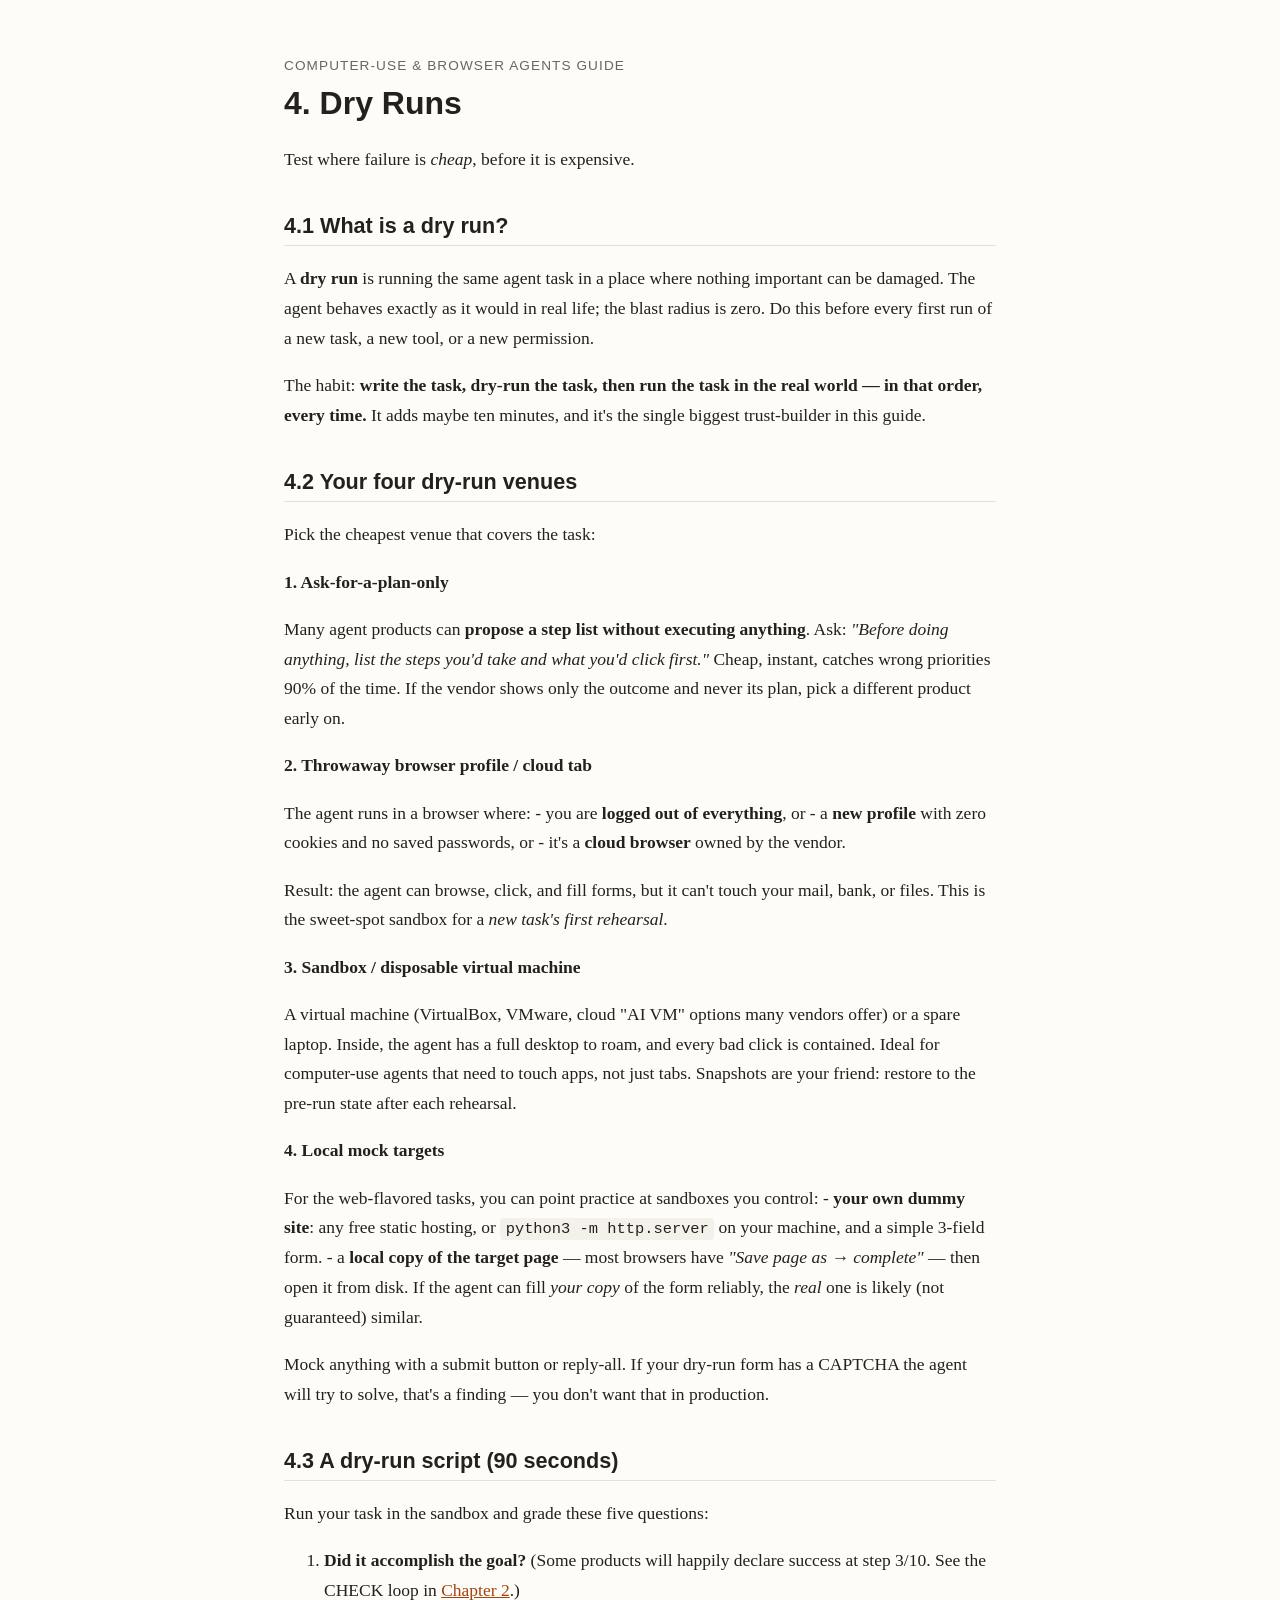
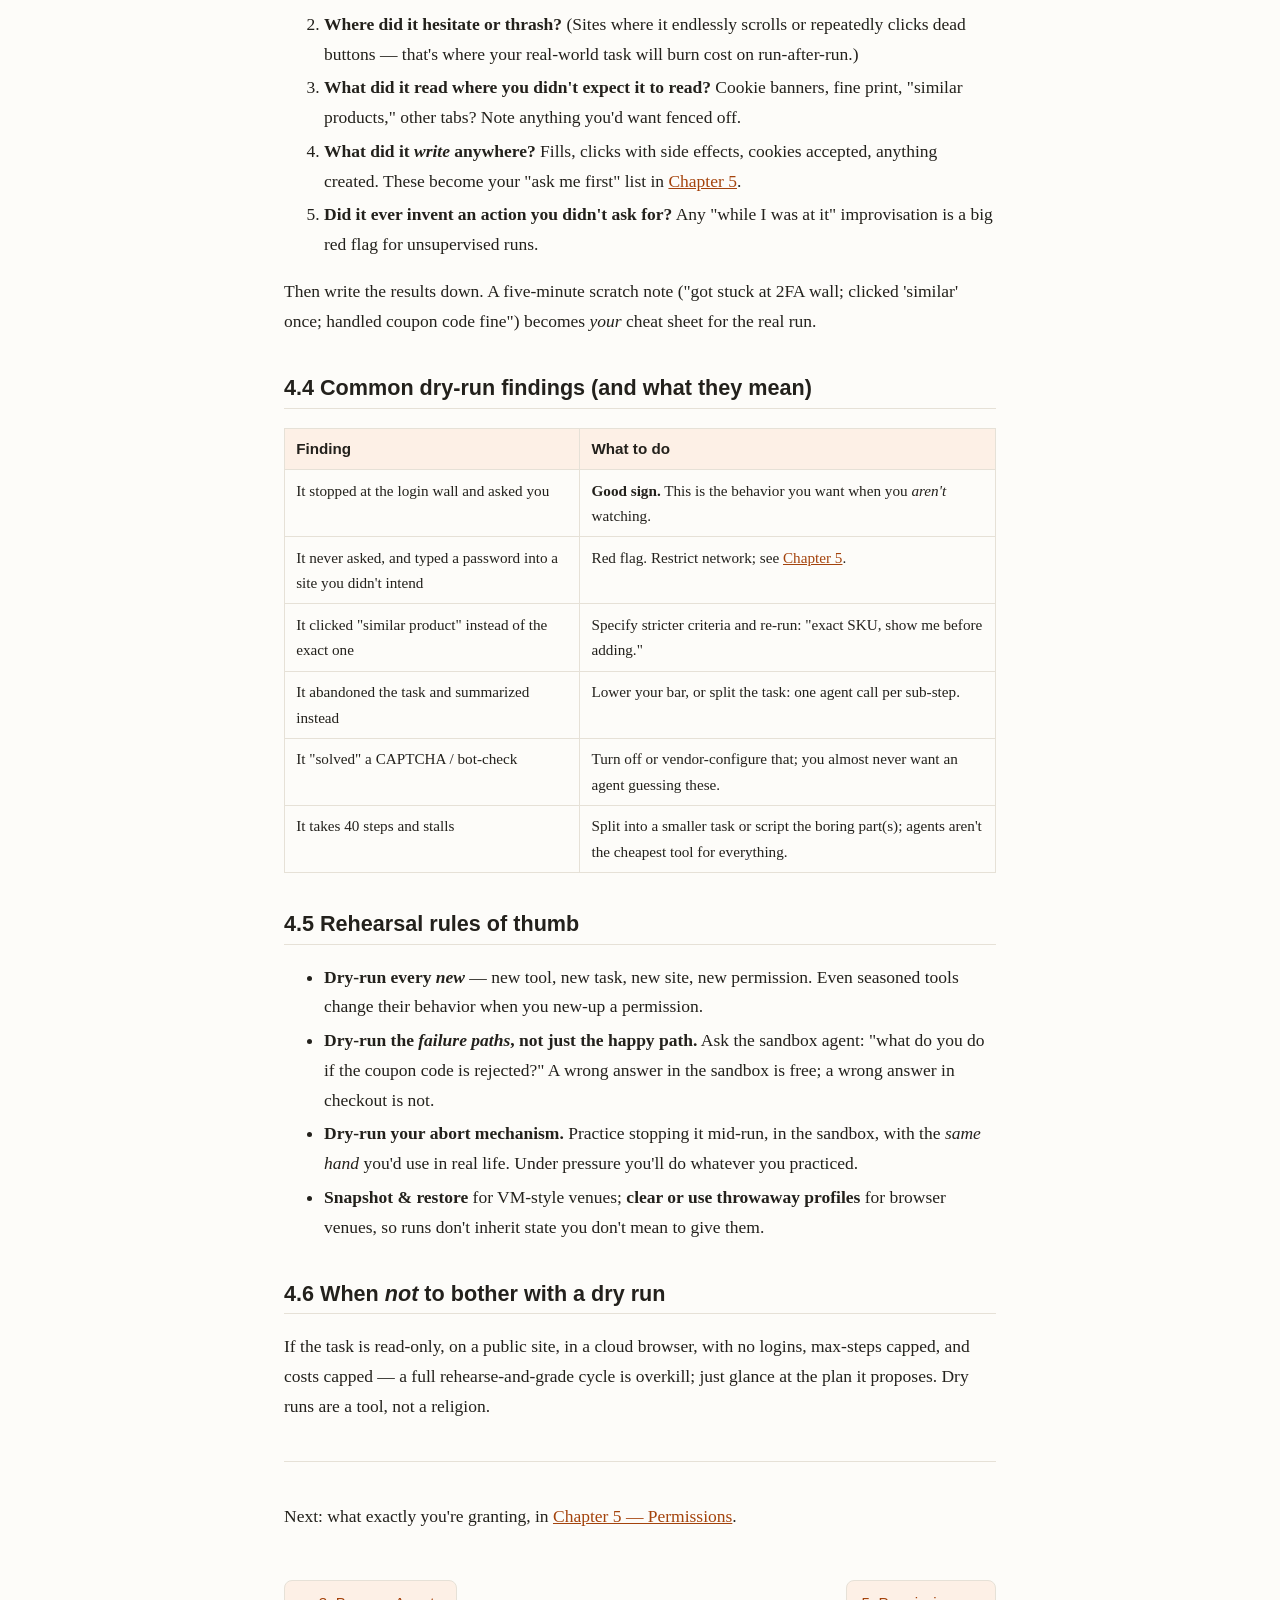
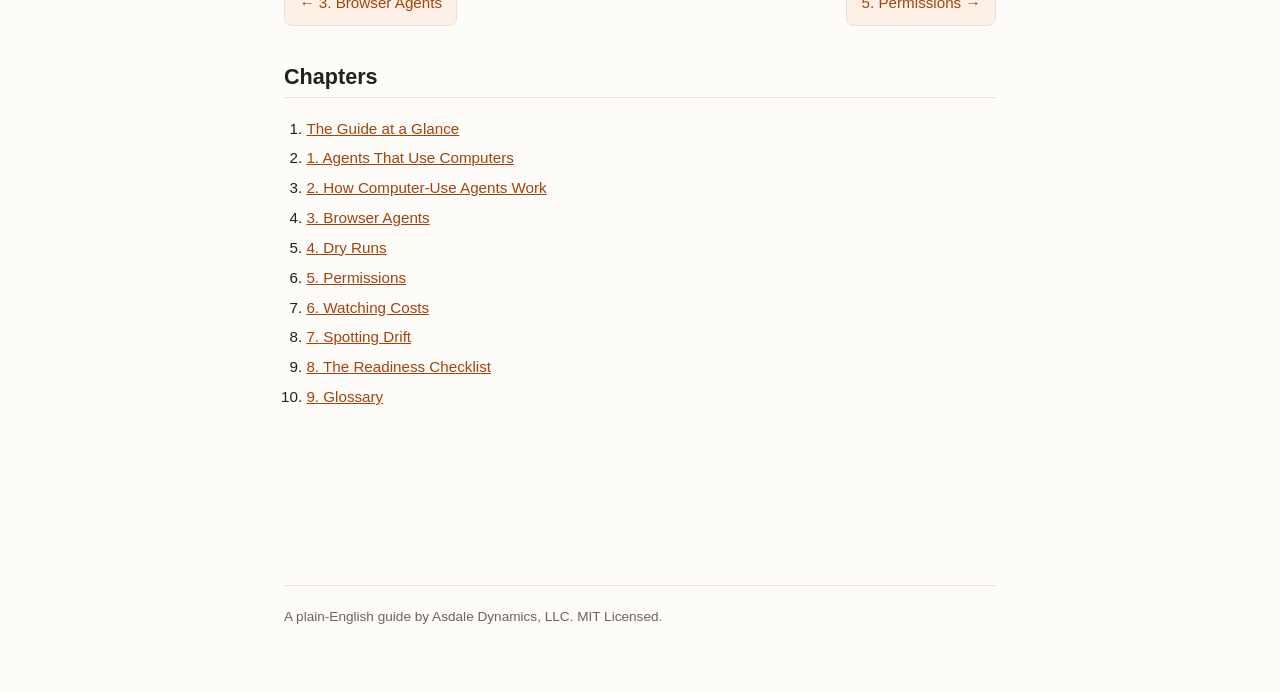
<file: site/04-dry-runs.html>
<!DOCTYPE html>
<html lang="en">
<head>
<meta charset="utf-8">
<meta name="viewport" content="width=device-width, initial-scale=1">
<title>4. Dry Runs — Computer-Use &amp; Browser Agents Guide</title>
<link rel="stylesheet" href="styles.css">
</head>
<body>
<div class="wrap">
<p class="masthead">Computer-Use &amp; Browser Agents Guide</p>
<h1>4. Dry Runs</h1>
<p>Test where failure is <em>cheap</em>, before it is expensive.</p>
<h2 id="41-what-is-a-dry-run">4.1 What is a dry run?</h2>
<p>A <strong>dry run</strong> is running the same agent task in a place where nothing important can be damaged. The agent behaves exactly as it would in real life; the blast radius is zero. Do this before every first run of a new task, a new tool, or a new permission.</p>
<p>The habit: <strong>write the task, dry-run the task, then run the task in the real world — in that order, every time.</strong> It adds maybe ten minutes, and it's the single biggest trust-builder in this guide.</p>
<h2 id="42-your-four-dry-run-venues">4.2 Your four dry-run venues</h2>
<p>Pick the cheapest venue that covers the task:</p>
<p><strong>1. Ask-for-a-plan-only</strong></p>
<p>Many agent products can <strong>propose a step list without executing anything</strong>. Ask: <em>"Before doing anything, list the steps you'd take and what you'd click first."</em> Cheap, instant, catches wrong priorities 90% of the time. If the vendor shows only the outcome and never its plan, pick a different product early on.</p>
<p><strong>2. Throwaway browser profile / cloud tab</strong></p>
<p>The agent runs in a browser where:
- you are <strong>logged out of everything</strong>, or
- a <strong>new profile</strong> with zero cookies and no saved passwords, or
- it's a <strong>cloud browser</strong> owned by the vendor.</p>
<p>Result: the agent can browse, click, and fill forms, but it can't touch your mail, bank, or files. This is the sweet-spot sandbox for a <em>new task's first rehearsal</em>.</p>
<p><strong>3. Sandbox / disposable virtual machine</strong></p>
<p>A virtual machine (VirtualBox, VMware, cloud "AI VM" options many vendors offer) or a spare laptop. Inside, the agent has a full desktop to roam, and every bad click is contained. Ideal for computer-use agents that need to touch apps, not just tabs. Snapshots are your friend: restore to the pre-run state after each rehearsal.</p>
<p><strong>4. Local mock targets</strong></p>
<p>For the web-flavored tasks, you can point practice at sandboxes you control:
- <strong>your own dummy site</strong>: any free static hosting, or <code>python3 -m http.server</code> on your machine, and a simple 3-field form.
- a <strong>local copy of the target page</strong> — most browsers have <em>"Save page as → complete"</em> — then open it from disk. If the agent can fill <em>your copy</em> of the form reliably, the <em>real</em> one is likely (not guaranteed) similar.</p>
<p>Mock anything with a submit button or reply-all. If your dry-run form has a CAPTCHA the agent will try to solve, that's a finding — you don't want that in production.</p>
<h2 id="43-a-dry-run-script-90-seconds">4.3 A dry-run script (90 seconds)</h2>
<p>Run your task in the sandbox and grade these five questions:</p>
<ol>
<li><strong>Did it accomplish the goal?</strong> (Some products will happily declare success at step 3/10. See the CHECK loop in <a href="02-how-computer-use-agents-work.html">Chapter 2</a>.)</li>
<li><strong>Where did it hesitate or thrash?</strong> (Sites where it endlessly scrolls or repeatedly clicks dead buttons — that's where your real-world task will burn cost on run-after-run.)</li>
<li><strong>What did it read where you didn't expect it to read?</strong> Cookie banners, fine print, "similar products," other tabs? Note anything you'd want fenced off.</li>
<li><strong>What did it <em>write</em> anywhere?</strong> Fills, clicks with side effects, cookies accepted, anything created. These become your "ask me first" list in <a href="05-permissions.html">Chapter 5</a>.</li>
<li><strong>Did it ever invent an action you didn't ask for?</strong> Any "while I was at it" improvisation is a big red flag for unsupervised runs.</li>
</ol>
<p>Then write the results down. A five-minute scratch note ("got stuck at 2FA wall; clicked 'similar' once; handled coupon code fine") becomes <em>your</em> cheat sheet for the real run.</p>
<h2 id="44-common-dry-run-findings-and-what-they-mean">4.4 Common dry-run findings (and what they mean)</h2>
<table>
<thead>
<tr>
<th>Finding</th>
<th>What to do</th>
</tr>
</thead>
<tbody>
<tr>
<td>It stopped at the login wall and asked you</td>
<td><strong>Good sign.</strong> This is the behavior you want when you <em>aren't</em> watching.</td>
</tr>
<tr>
<td>It never asked, and typed a password into a site you didn't intend</td>
<td>Red flag. Restrict network; see <a href="05-permissions.html">Chapter 5</a>.</td>
</tr>
<tr>
<td>It clicked "similar product" instead of the exact one</td>
<td>Specify stricter criteria and re-run: "exact SKU, show me before adding."</td>
</tr>
<tr>
<td>It abandoned the task and summarized instead</td>
<td>Lower your bar, or split the task: one agent call per sub-step.</td>
</tr>
<tr>
<td>It "solved" a CAPTCHA / bot-check</td>
<td>Turn off or vendor-configure that; you almost never want an agent guessing these.</td>
</tr>
<tr>
<td>It takes 40 steps and stalls</td>
<td>Split into a smaller task or script the boring part(s); agents aren't the cheapest tool for everything.</td>
</tr>
</tbody>
</table>
<h2 id="45-rehearsal-rules-of-thumb">4.5 Rehearsal rules of thumb</h2>
<ul>
<li><strong>Dry-run every <em>new</em></strong> — new tool, new task, new site, new permission. Even seasoned tools change their behavior when you new-up a permission.</li>
<li><strong>Dry-run the <em>failure paths</em>, not just the happy path.</strong> Ask the sandbox agent: "what do you do if the coupon code is rejected?" A wrong answer in the sandbox is free; a wrong answer in checkout is not.</li>
<li><strong>Dry-run your abort mechanism.</strong> Practice stopping it mid-run, in the sandbox, with the <em>same hand</em> you'd use in real life. Under pressure you'll do whatever you practiced.</li>
<li><strong>Snapshot &amp; restore</strong> for VM-style venues; <strong>clear or use throwaway profiles</strong> for browser venues, so runs don't inherit state you don't mean to give them.</li>
</ul>
<h2 id="46-when-not-to-bother-with-a-dry-run">4.6 When <em>not</em> to bother with a dry run</h2>
<p>If the task is read-only, on a public site, in a cloud browser, with no logins, max-steps capped, and costs capped — a full rehearse-and-grade cycle is overkill; just glance at the plan it proposes. Dry runs are a tool, not a religion.</p>
<hr />
<p>Next: what exactly you're granting, in <a href="05-permissions.html">Chapter 5 — Permissions</a>.</p>
<div class="pager"><a href="03-browser-agents.html">&larr; 3. Browser Agents</a><a href="05-permissions.html">5. Permissions &rarr;</a></div>
<nav class="chapters">
<h2>Chapters</h2>
<ol><li><a href="index.html">The Guide at a Glance</a></li><li><a href="01-agents-that-use-computers.html">1. Agents That Use Computers</a></li><li><a href="02-how-computer-use-agents-work.html">2. How Computer-Use Agents Work</a></li><li><a href="03-browser-agents.html">3. Browser Agents</a></li><li><a href="04-dry-runs.html">4. Dry Runs</a></li><li><a href="05-permissions.html">5. Permissions</a></li><li><a href="06-watching-costs.html">6. Watching Costs</a></li><li><a href="07-spotting-drift.html">7. Spotting Drift</a></li><li><a href="08-readiness-checklist.html">8. The Readiness Checklist</a></li><li><a href="09-glossary.html">9. Glossary</a></li></ol>
</nav>
</div>
<div class="wrap"><footer class="copyright">A plain-English guide by Asdale Dynamics, LLC. MIT Licensed.</footer></div>
</body>
</html>
</file>
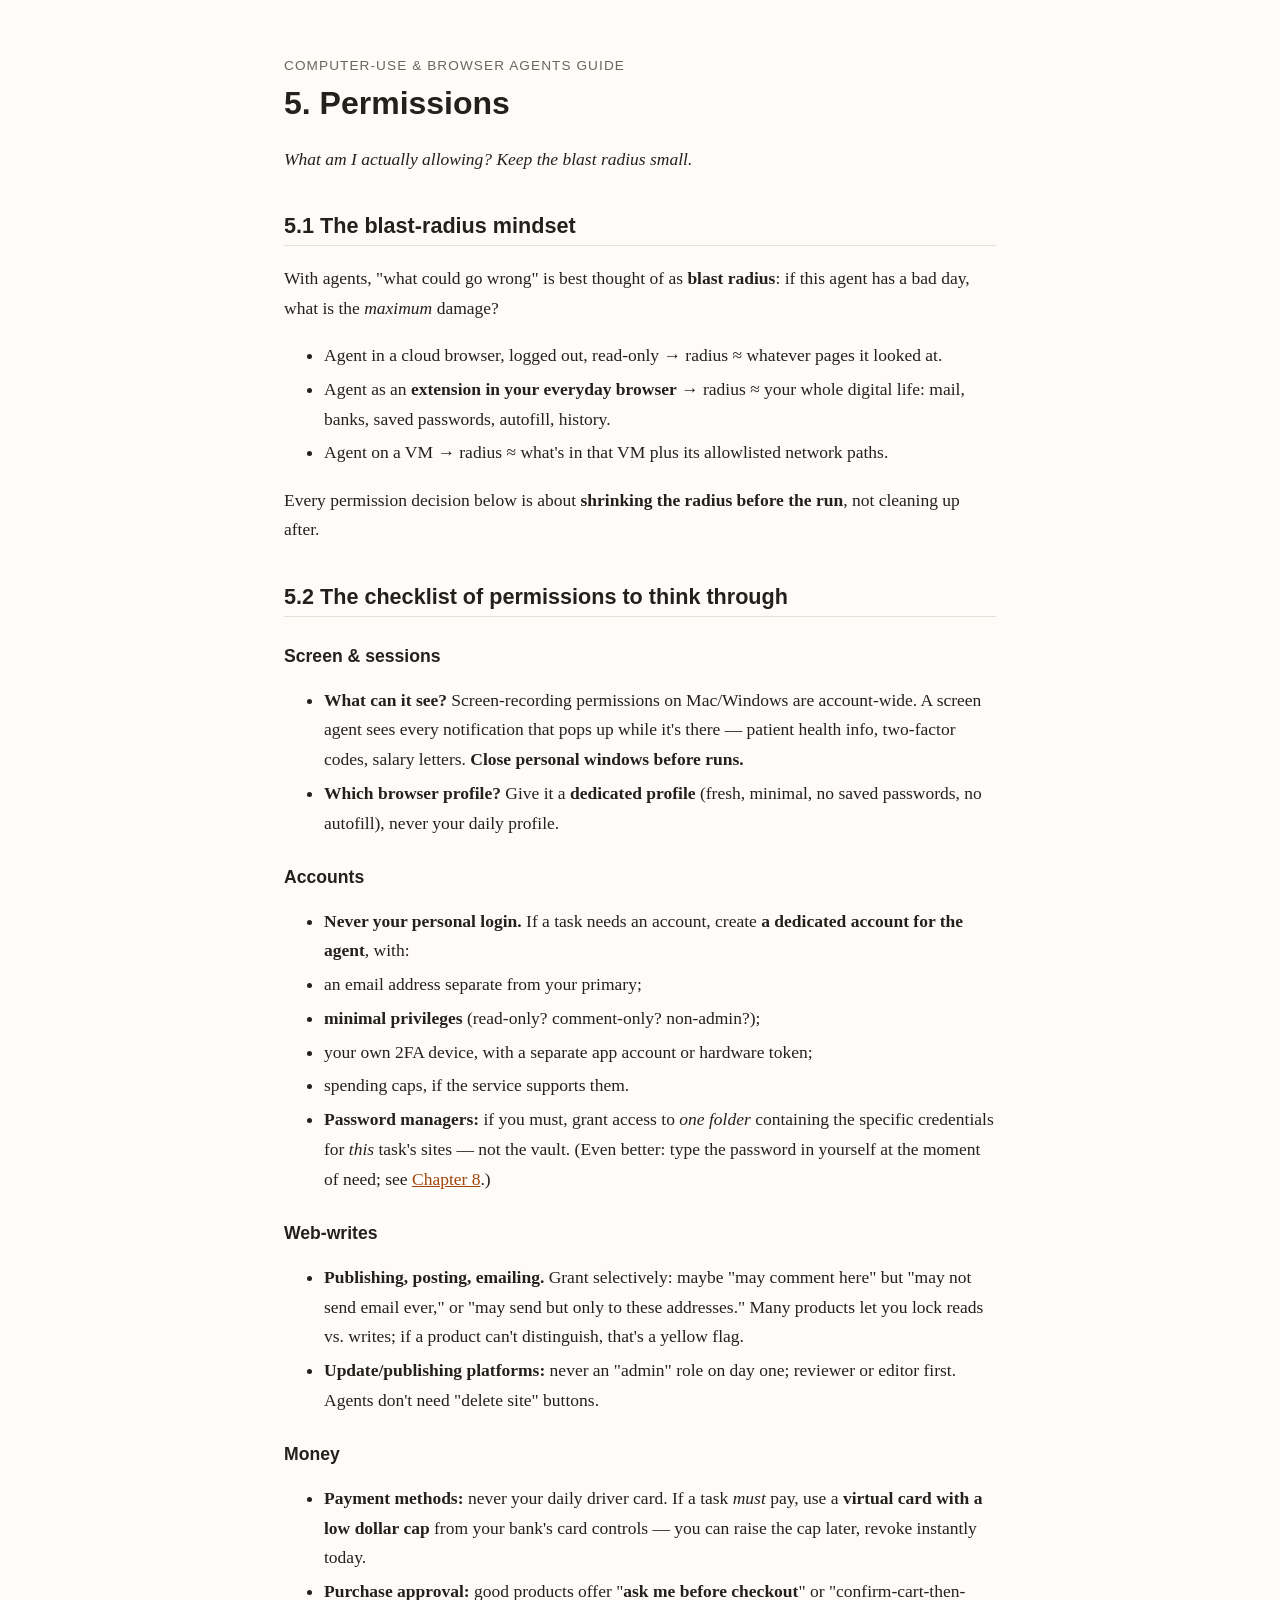
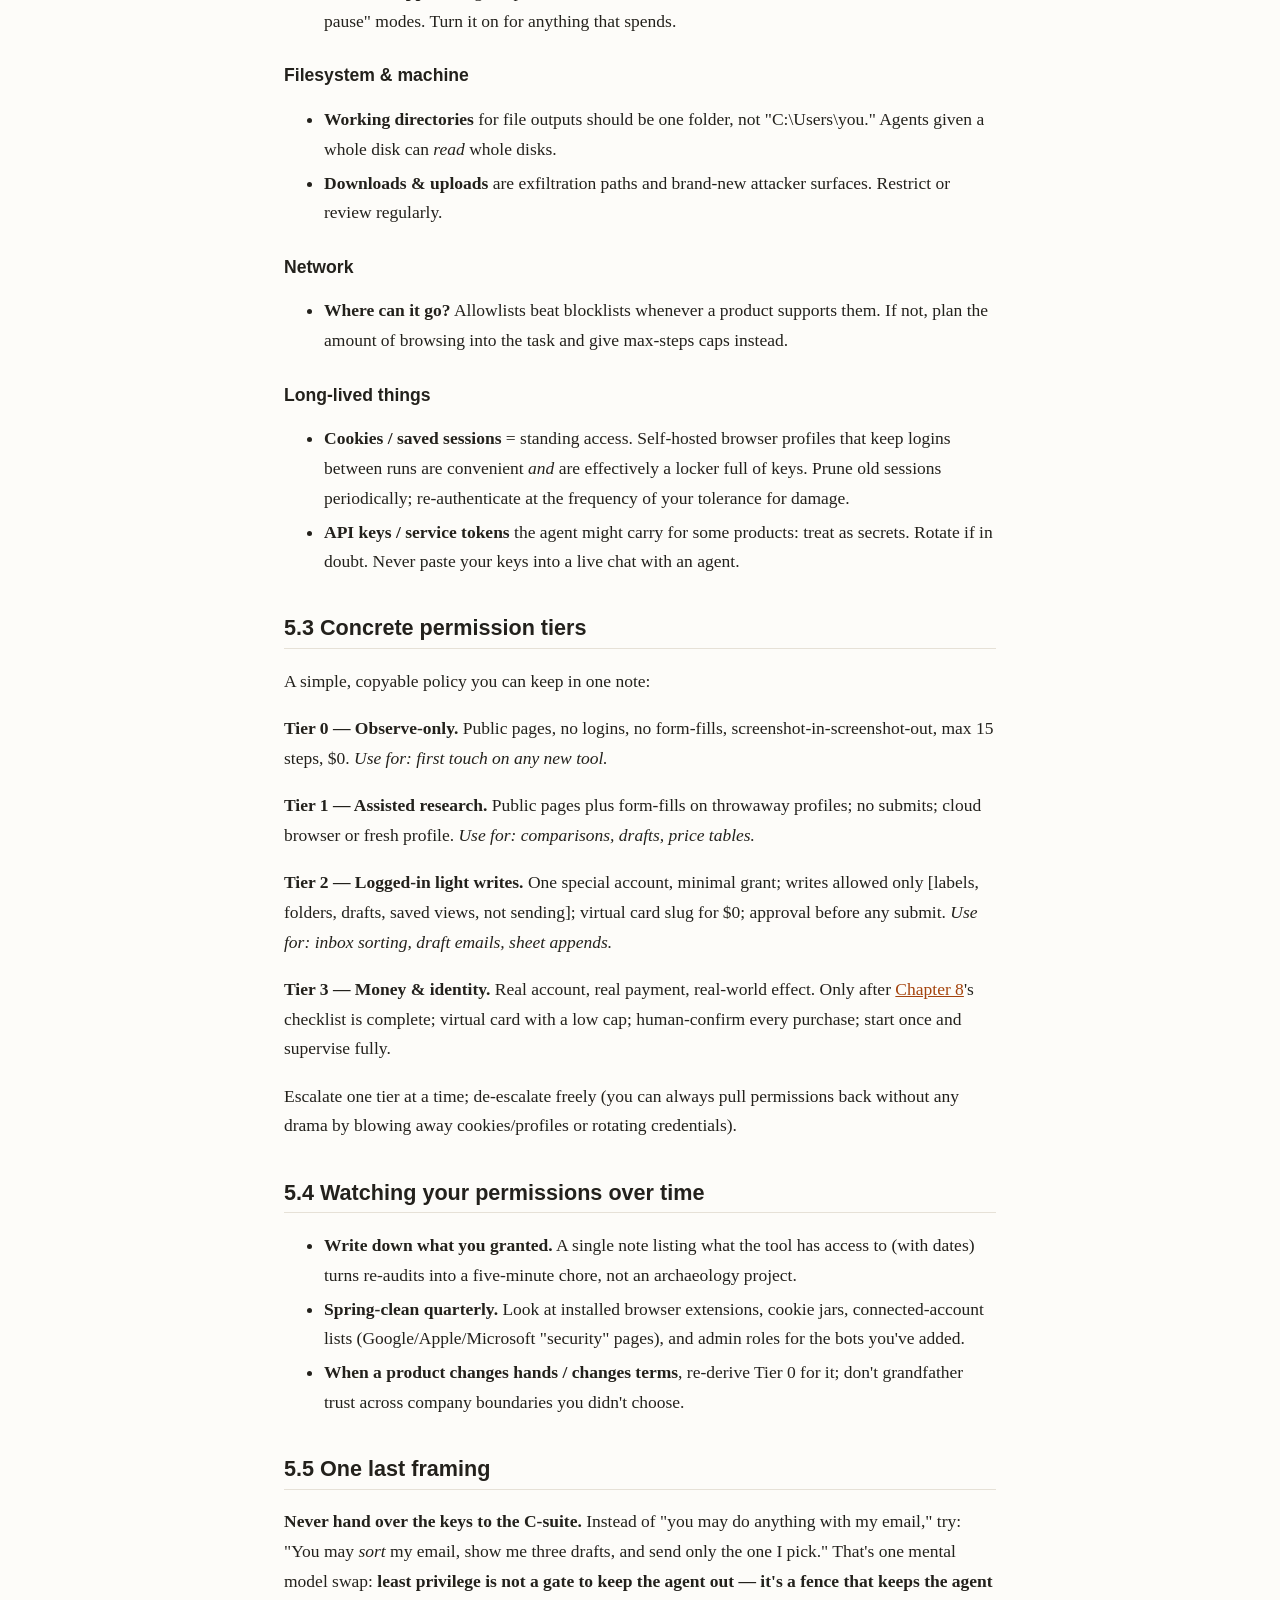
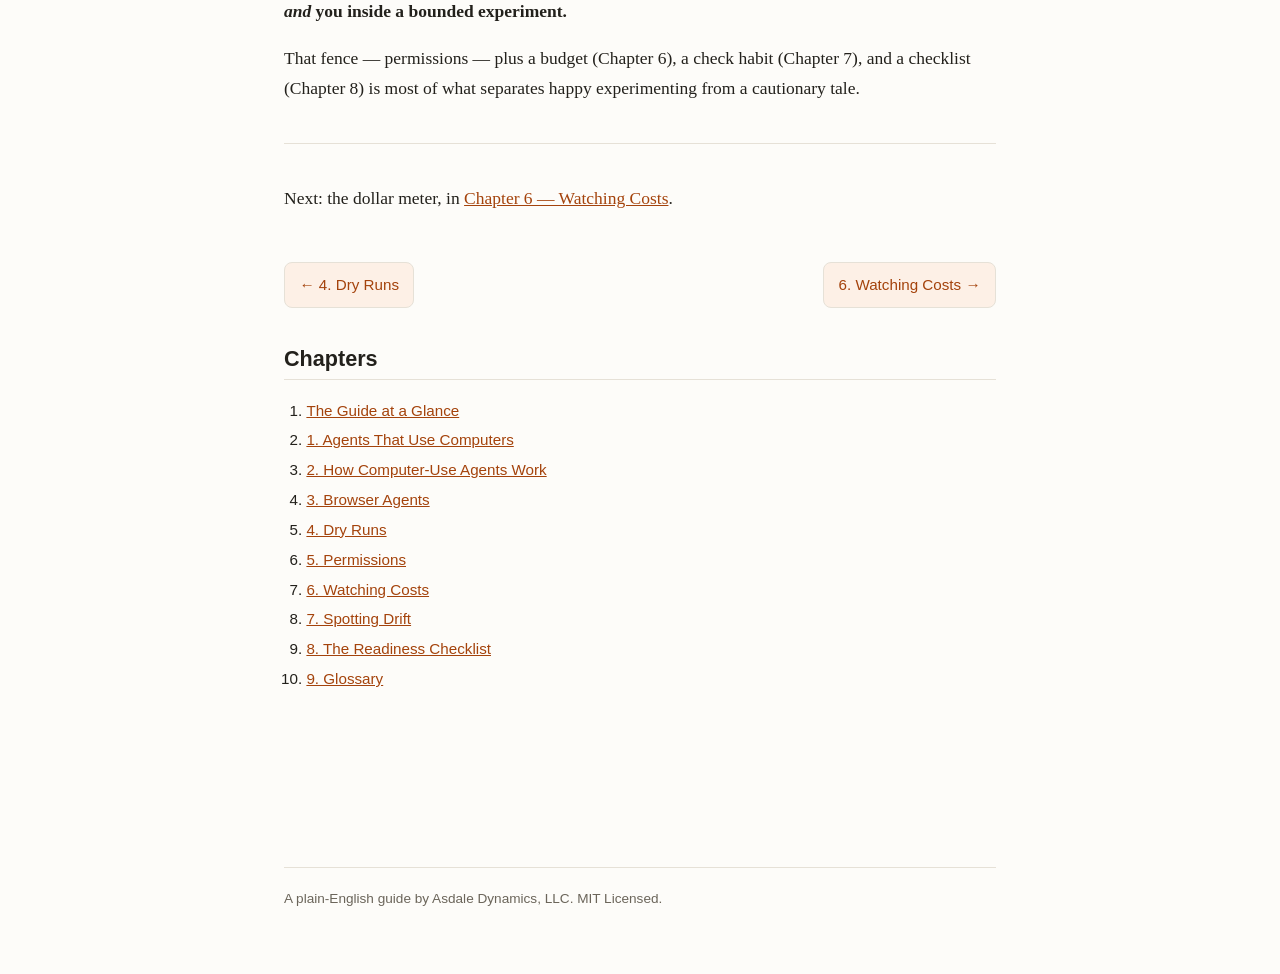
<file: site/05-permissions.html>
<!DOCTYPE html>
<html lang="en">
<head>
<meta charset="utf-8">
<meta name="viewport" content="width=device-width, initial-scale=1">
<title>5. Permissions — Computer-Use &amp; Browser Agents Guide</title>
<link rel="stylesheet" href="styles.css">
</head>
<body>
<div class="wrap">
<p class="masthead">Computer-Use &amp; Browser Agents Guide</p>
<h1>5. Permissions</h1>
<p><em>What am I actually allowing? Keep the blast radius small.</em></p>
<h2 id="51-the-blast-radius-mindset">5.1 The blast-radius mindset</h2>
<p>With agents, "what could go wrong" is best thought of as <strong>blast radius</strong>: if this agent has a bad day, what is the <em>maximum</em> damage?</p>
<ul>
<li>Agent in a cloud browser, logged out, read-only → radius ≈ whatever pages it looked at.</li>
<li>Agent as an <strong>extension in your everyday browser</strong> → radius ≈ your whole digital life: mail, banks, saved passwords, autofill, history.</li>
<li>Agent on a VM → radius ≈ what's in that VM plus its allowlisted network paths.</li>
</ul>
<p>Every permission decision below is about <strong>shrinking the radius before the run</strong>, not cleaning up after.</p>
<h2 id="52-the-checklist-of-permissions-to-think-through">5.2 The checklist of permissions to think through</h2>
<h3 id="screen-sessions">Screen &amp; sessions</h3>
<ul>
<li><strong>What can it see?</strong> Screen-recording permissions on Mac/Windows are account-wide. A screen agent sees every notification that pops up while it's there — patient health info, two-factor codes, salary letters. <strong>Close personal windows before runs.</strong></li>
<li><strong>Which browser profile?</strong> Give it a <strong>dedicated profile</strong> (fresh, minimal, no saved passwords, no autofill), never your daily profile.</li>
</ul>
<h3 id="accounts">Accounts</h3>
<ul>
<li><strong>Never your personal login.</strong> If a task needs an account, create <strong>a dedicated account for the agent</strong>, with:</li>
<li>an email address separate from your primary;</li>
<li><strong>minimal privileges</strong> (read-only? comment-only? non-admin?);</li>
<li>your own 2FA device, with a separate app account or hardware token;</li>
<li>spending caps, if the service supports them.</li>
<li><strong>Password managers:</strong> if you must, grant access to <em>one folder</em> containing the specific credentials for <em>this</em> task's sites — not the vault. (Even better: type the password in yourself at the moment of need; see <a href="08-readiness-checklist.html">Chapter 8</a>.)</li>
</ul>
<h3 id="web-writes">Web-writes</h3>
<ul>
<li><strong>Publishing, posting, emailing.</strong> Grant selectively: maybe "may comment here" but "may not send email ever," or "may send but only to these addresses." Many products let you lock reads vs. writes; if a product can't distinguish, that's a yellow flag.</li>
<li><strong>Update/publishing platforms:</strong> never an "admin" role on day one; reviewer or editor first. Agents don't need "delete site" buttons.</li>
</ul>
<h3 id="money">Money</h3>
<ul>
<li><strong>Payment methods:</strong> never your daily driver card. If a task <em>must</em> pay, use a <strong>virtual card with a low dollar cap</strong> from your bank's card controls — you can raise the cap later, revoke instantly today.</li>
<li><strong>Purchase approval:</strong> good products offer "<strong>ask me before checkout</strong>" or "confirm-cart-then-pause" modes. Turn it on for anything that spends.</li>
</ul>
<h3 id="filesystem-machine">Filesystem &amp; machine</h3>
<ul>
<li><strong>Working directories</strong> for file outputs should be one folder, not "C:\Users\you." Agents given a whole disk can <em>read</em> whole disks.</li>
<li><strong>Downloads &amp; uploads</strong> are exfiltration paths and brand-new attacker surfaces. Restrict or review regularly.</li>
</ul>
<h3 id="network">Network</h3>
<ul>
<li><strong>Where can it go?</strong> Allowlists beat blocklists whenever a product supports them. If not, plan the amount of browsing into the task and give max-steps caps instead.</li>
</ul>
<h3 id="long-lived-things">Long-lived things</h3>
<ul>
<li><strong>Cookies / saved sessions</strong> = standing access. Self-hosted browser profiles that keep logins between runs are convenient <em>and</em> are effectively a locker full of keys. Prune old sessions periodically; re-authenticate at the frequency of your tolerance for damage.</li>
<li><strong>API keys / service tokens</strong> the agent might carry for some products: treat as secrets. Rotate if in doubt. Never paste your keys into a live chat with an agent.</li>
</ul>
<h2 id="53-concrete-permission-tiers">5.3 Concrete permission tiers</h2>
<p>A simple, copyable policy you can keep in one note:</p>
<p><strong>Tier 0 — Observe-only.</strong> Public pages, no logins, no form-fills, screenshot-in-screenshot-out, max 15 steps, $0.
<em>Use for: first touch on any new tool.</em></p>
<p><strong>Tier 1 — Assisted research.</strong> Public pages plus form-fills on throwaway profiles; no submits; cloud browser or fresh profile.
<em>Use for: comparisons, drafts, price tables.</em></p>
<p><strong>Tier 2 — Logged-in light writes.</strong> One special account, minimal grant; writes allowed only [labels, folders, drafts, saved views, not sending]; virtual card slug for $0; approval before any submit.
<em>Use for: inbox sorting, draft emails, sheet appends.</em></p>
<p><strong>Tier 3 — Money &amp; identity.</strong> Real account, real payment, real-world effect. Only after <a href="08-readiness-checklist.html">Chapter 8</a>'s checklist is complete; virtual card with a low cap; human-confirm every purchase; start once and supervise fully.</p>
<p>Escalate one tier at a time; de-escalate freely (you can always pull permissions back without any drama by blowing away cookies/profiles or rotating credentials).</p>
<h2 id="54-watching-your-permissions-over-time">5.4 Watching your permissions over time</h2>
<ul>
<li><strong>Write down what you granted.</strong> A single note listing what the tool has access to (with dates) turns re-audits into a five-minute chore, not an archaeology project.</li>
<li><strong>Spring-clean quarterly.</strong> Look at installed browser extensions, cookie jars, connected-account lists (Google/Apple/Microsoft "security" pages), and admin roles for the bots you've added.</li>
<li><strong>When a product changes hands / changes terms</strong>, re-derive Tier 0 for it; don't grandfather trust across company boundaries you didn't choose.</li>
</ul>
<h2 id="55-one-last-framing">5.5 One last framing</h2>
<p><strong>Never hand over the keys to the C-suite.</strong> Instead of "you may do anything with my email," try: "You may <em>sort</em> my email, show me three drafts, and send only the one I pick." That's one mental model swap: <strong>least privilege is not a gate to keep the agent out — it's a fence that keeps the agent <em>and</em> you inside a bounded experiment.</strong></p>
<p>That fence — permissions — plus a budget (Chapter 6), a check habit (Chapter 7), and a checklist (Chapter 8) is most of what separates happy experimenting from a cautionary tale.</p>
<hr />
<p>Next: the dollar meter, in <a href="06-watching-costs.html">Chapter 6 — Watching Costs</a>.</p>
<div class="pager"><a href="04-dry-runs.html">&larr; 4. Dry Runs</a><a href="06-watching-costs.html">6. Watching Costs &rarr;</a></div>
<nav class="chapters">
<h2>Chapters</h2>
<ol><li><a href="index.html">The Guide at a Glance</a></li><li><a href="01-agents-that-use-computers.html">1. Agents That Use Computers</a></li><li><a href="02-how-computer-use-agents-work.html">2. How Computer-Use Agents Work</a></li><li><a href="03-browser-agents.html">3. Browser Agents</a></li><li><a href="04-dry-runs.html">4. Dry Runs</a></li><li><a href="05-permissions.html">5. Permissions</a></li><li><a href="06-watching-costs.html">6. Watching Costs</a></li><li><a href="07-spotting-drift.html">7. Spotting Drift</a></li><li><a href="08-readiness-checklist.html">8. The Readiness Checklist</a></li><li><a href="09-glossary.html">9. Glossary</a></li></ol>
</nav>
</div>
<div class="wrap"><footer class="copyright">A plain-English guide by Asdale Dynamics, LLC. MIT Licensed.</footer></div>
</body>
</html>
</file>
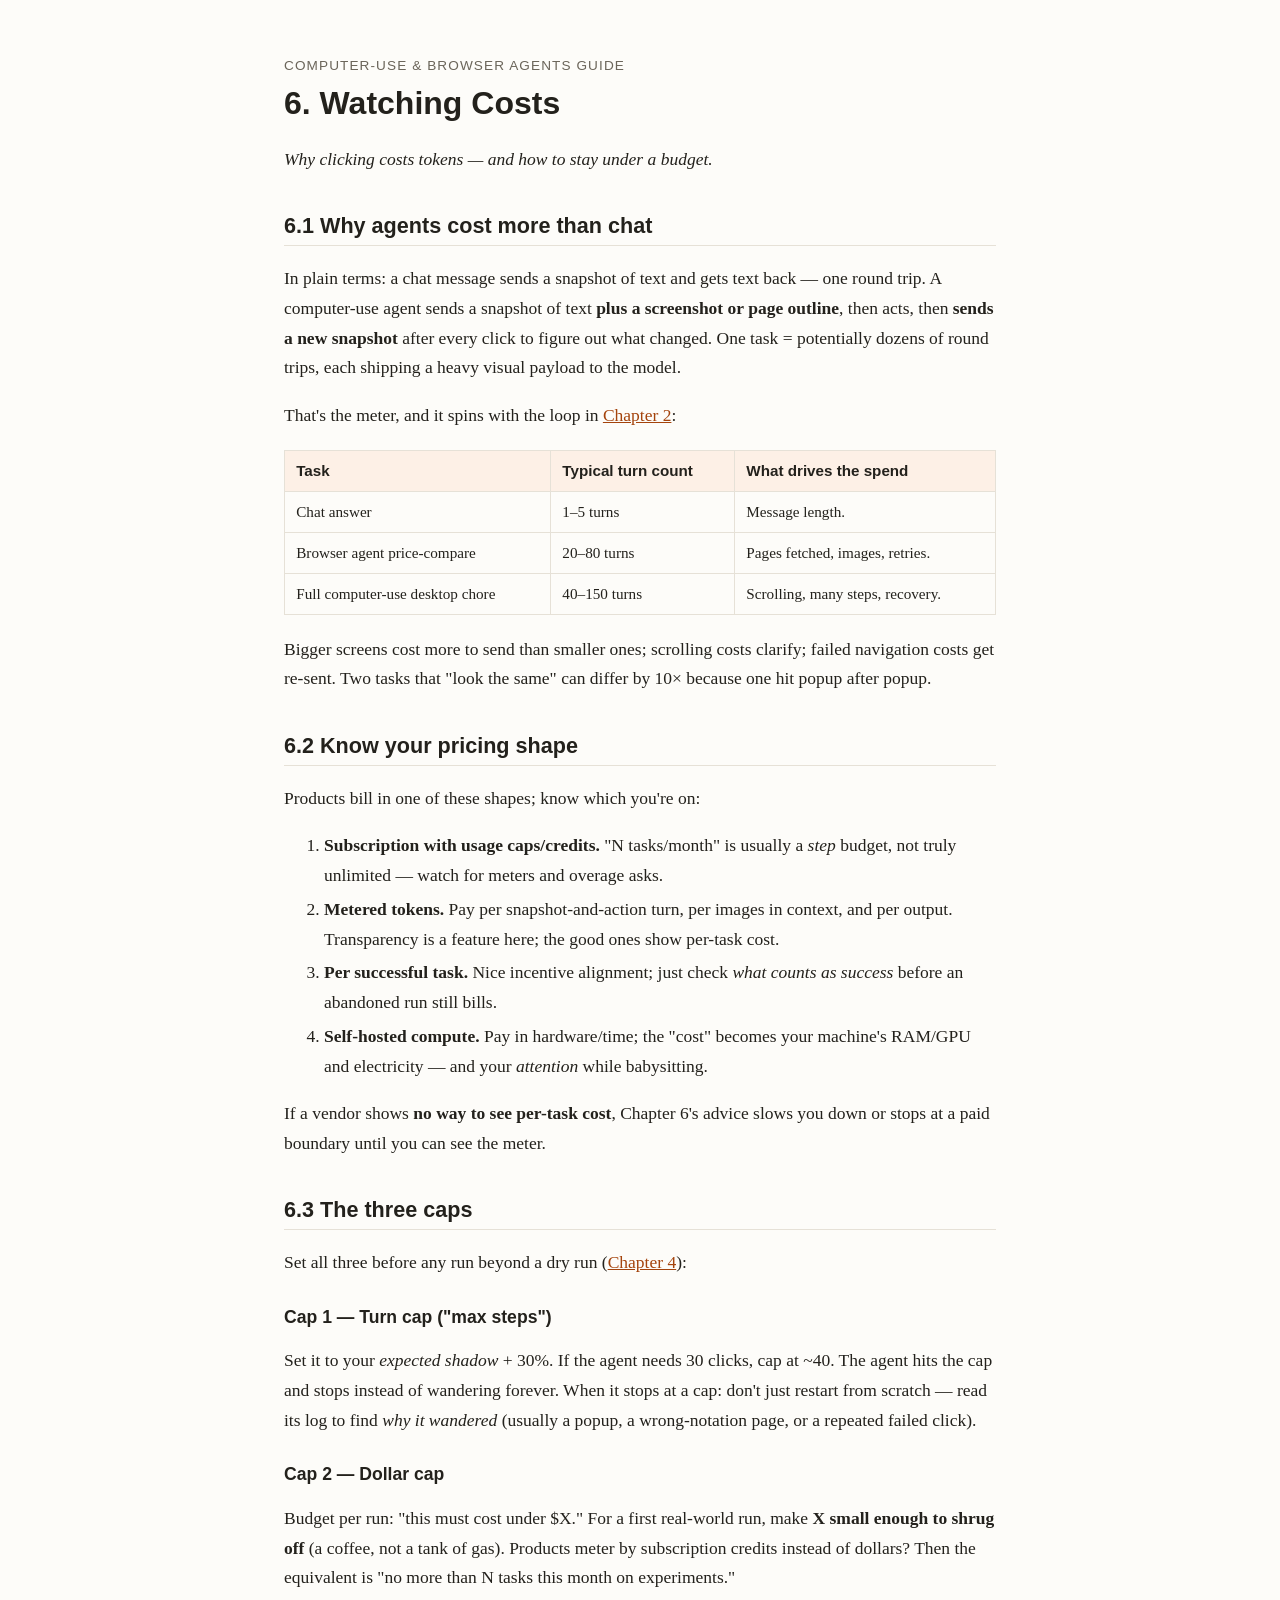
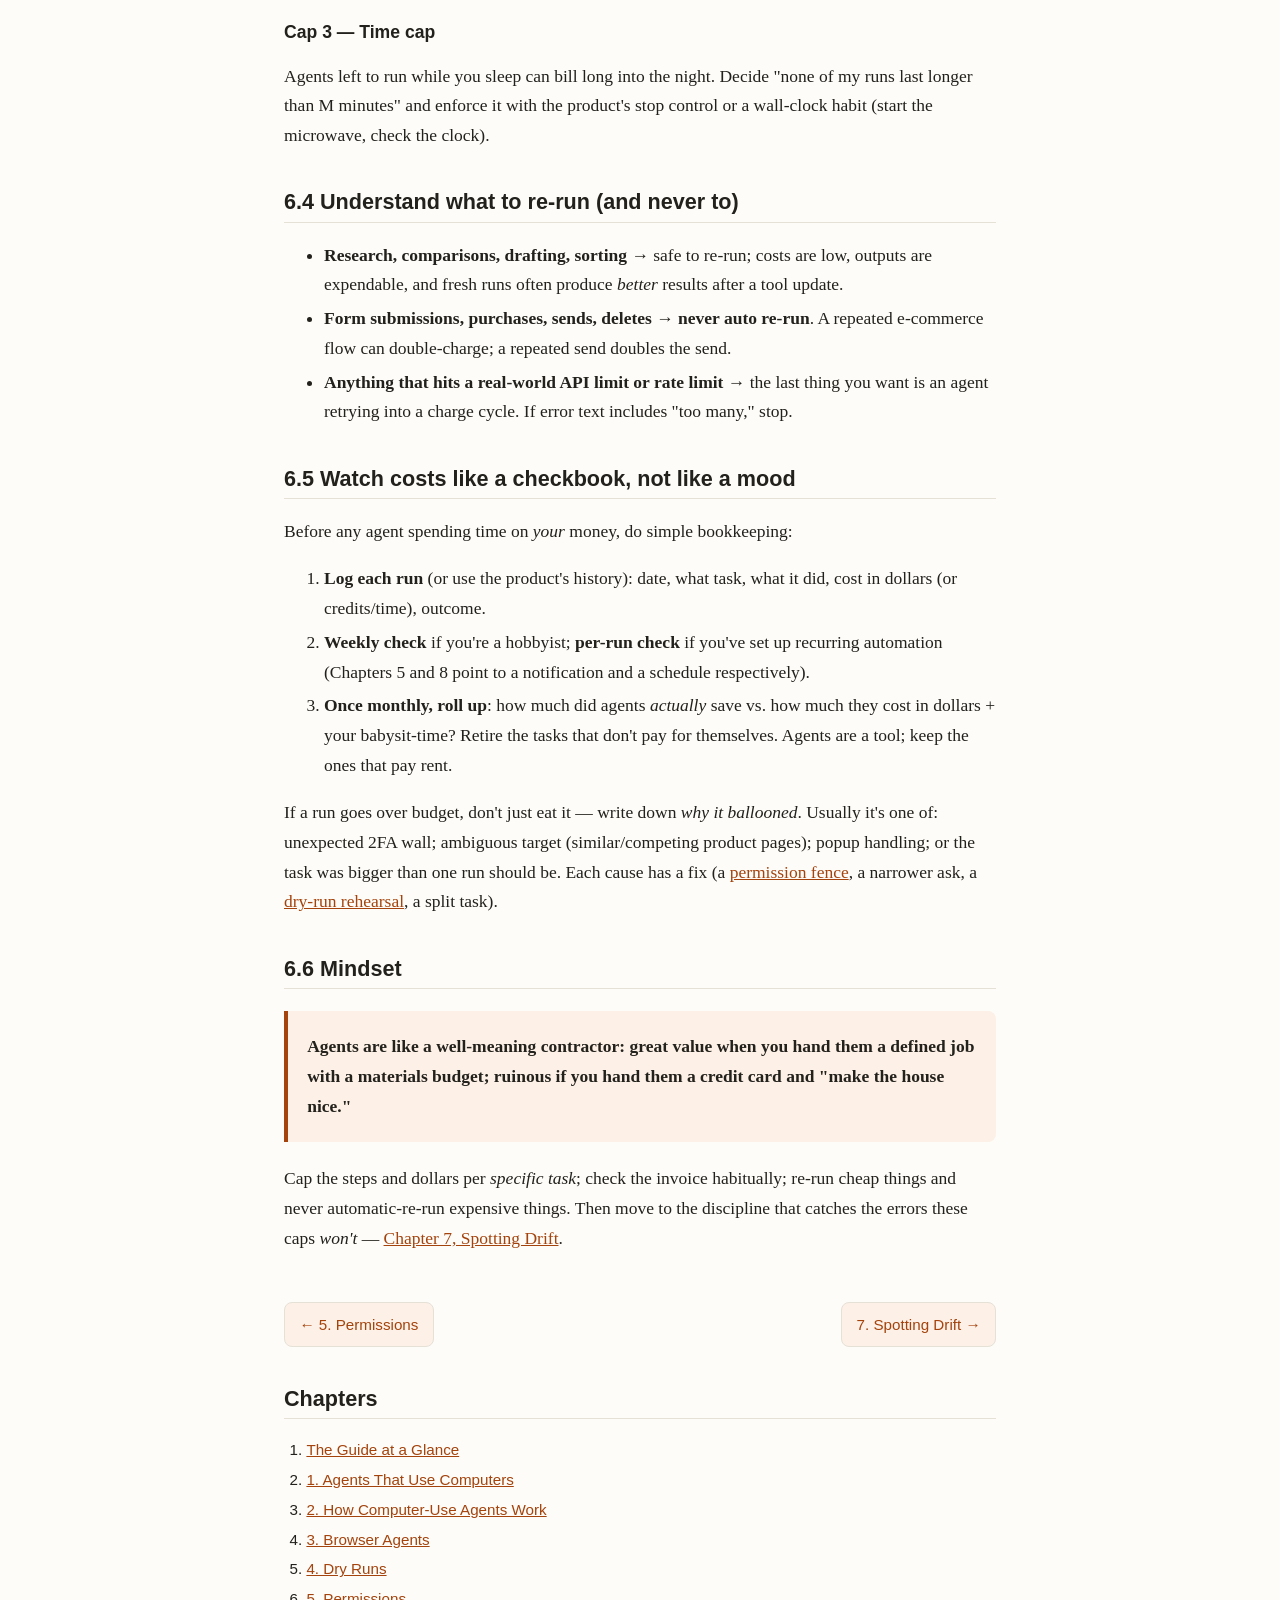
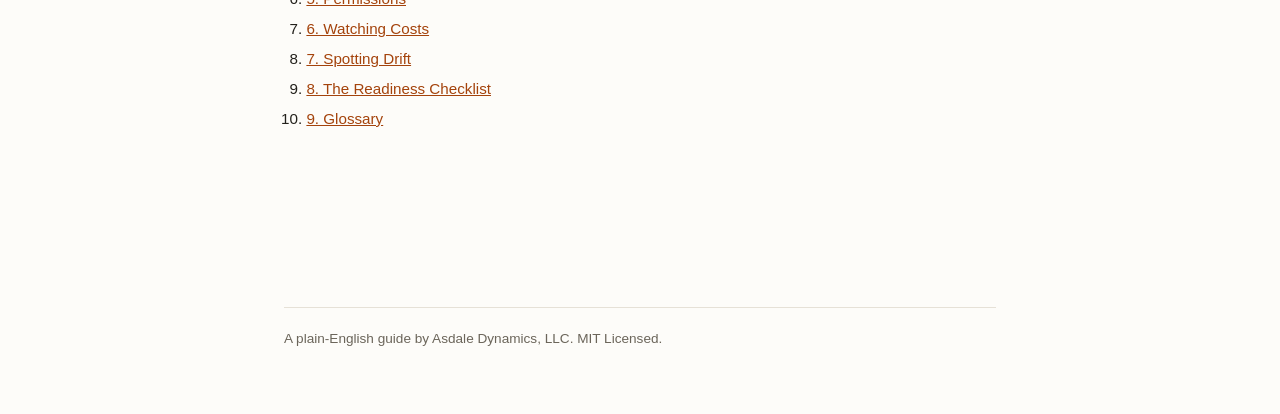
<file: site/06-watching-costs.html>
<!DOCTYPE html>
<html lang="en">
<head>
<meta charset="utf-8">
<meta name="viewport" content="width=device-width, initial-scale=1">
<title>6. Watching Costs — Computer-Use &amp; Browser Agents Guide</title>
<link rel="stylesheet" href="styles.css">
</head>
<body>
<div class="wrap">
<p class="masthead">Computer-Use &amp; Browser Agents Guide</p>
<h1>6. Watching Costs</h1>
<p><em>Why clicking costs tokens — and how to stay under a budget.</em></p>
<h2 id="61-why-agents-cost-more-than-chat">6.1 Why agents cost more than chat</h2>
<p>In plain terms: a chat message sends a snapshot of text and gets text back — one round trip. A computer-use agent sends a snapshot of text <strong>plus a screenshot or page outline</strong>, then acts, then <strong>sends a new snapshot</strong> after every click to figure out what changed. One task = potentially dozens of round trips, each shipping a heavy visual payload to the model.</p>
<p>That's the meter, and it spins with the loop in <a href="02-how-computer-use-agents-work.html">Chapter 2</a>:</p>
<table>
<thead>
<tr>
<th>Task</th>
<th>Typical turn count</th>
<th>What drives the spend</th>
</tr>
</thead>
<tbody>
<tr>
<td>Chat answer</td>
<td>1–5 turns</td>
<td>Message length.</td>
</tr>
<tr>
<td>Browser agent price-compare</td>
<td>20–80 turns</td>
<td>Pages fetched, images, retries.</td>
</tr>
<tr>
<td>Full computer-use desktop chore</td>
<td>40–150 turns</td>
<td>Scrolling, many steps, recovery.</td>
</tr>
</tbody>
</table>
<p>Bigger screens cost more to send than smaller ones; scrolling costs clarify; failed navigation costs get re-sent. Two tasks that "look the same" can differ by 10× because one hit popup after popup.</p>
<h2 id="62-know-your-pricing-shape">6.2 Know your pricing shape</h2>
<p>Products bill in one of these shapes; know which you're on:</p>
<ol>
<li><strong>Subscription with usage caps/credits.</strong> "N tasks/month" is usually a <em>step</em> budget, not truly unlimited — watch for meters and overage asks.</li>
<li><strong>Metered tokens.</strong> Pay per snapshot-and-action turn, per images in context, and per output. Transparency is a feature here; the good ones show per-task cost.</li>
<li><strong>Per successful task.</strong> Nice incentive alignment; just check <em>what counts as success</em> before an abandoned run still bills.</li>
<li><strong>Self-hosted compute.</strong> Pay in hardware/time; the "cost" becomes your machine's RAM/GPU and electricity — and your <em>attention</em> while babysitting.</li>
</ol>
<p>If a vendor shows <strong>no way to see per-task cost</strong>, Chapter 6's advice slows you down or stops at a paid boundary until you can see the meter.</p>
<h2 id="63-the-three-caps">6.3 The three caps</h2>
<p>Set all three before any run beyond a dry run (<a href="04-dry-runs.html">Chapter 4</a>):</p>
<h3 id="cap-1-turn-cap-max-steps">Cap 1 — Turn cap ("max steps")</h3>
<p>Set it to your <em>expected shadow</em> + 30%. If the agent needs 30 clicks, cap at ~40. The agent hits the cap and stops instead of wandering forever. When it stops at a cap: don't just restart from scratch — read its log to find <em>why it wandered</em> (usually a popup, a wrong-notation page, or a repeated failed click).</p>
<h3 id="cap-2-dollar-cap">Cap 2 — Dollar cap</h3>
<p>Budget per run: "this must cost under $X." For a first real-world run, make <strong>X small enough to shrug off</strong> (a coffee, not a tank of gas). Products meter by subscription credits instead of dollars? Then the equivalent is "no more than N tasks this month on experiments."</p>
<h3 id="cap-3-time-cap">Cap 3 — Time cap</h3>
<p>Agents left to run while you sleep can bill long into the night. Decide "none of my runs last longer than M minutes" and enforce it with the product's stop control or a wall-clock habit (start the microwave, check the clock).</p>
<h2 id="64-understand-what-to-re-run-and-never-to">6.4 Understand what to re-run (and never to)</h2>
<ul>
<li><strong>Research, comparisons, drafting, sorting</strong> → safe to re-run; costs are low, outputs are expendable, and fresh runs often produce <em>better</em> results after a tool update.</li>
<li><strong>Form submissions, purchases, sends, deletes</strong> → <strong>never auto re-run</strong>. A repeated e-commerce flow can double-charge; a repeated send doubles the send.</li>
<li><strong>Anything that hits a real-world API limit or rate limit</strong> → the last thing you want is an agent retrying into a charge cycle. If error text includes "too many," stop.</li>
</ul>
<h2 id="65-watch-costs-like-a-checkbook-not-like-a-mood">6.5 Watch costs like a checkbook, not like a mood</h2>
<p>Before any agent spending time on <em>your</em> money, do simple bookkeeping:</p>
<ol>
<li><strong>Log each run</strong> (or use the product's history): date, what task, what it did, cost in dollars (or credits/time), outcome.</li>
<li><strong>Weekly check</strong> if you're a hobbyist; <strong>per-run check</strong> if you've set up recurring automation (Chapters 5 and 8 point to a notification and a schedule respectively).</li>
<li><strong>Once monthly, roll up</strong>: how much did agents <em>actually</em> save vs. how much they cost in dollars + your babysit-time? Retire the tasks that don't pay for themselves. Agents are a tool; keep the ones that pay rent.</li>
</ol>
<p>If a run goes over budget, don't just eat it — write down <em>why it ballooned</em>. Usually it's one of: unexpected 2FA wall; ambiguous target (similar/competing product pages); popup handling; or the task was bigger than one run should be. Each cause has a fix (a <a href="05-permissions.html">permission fence</a>, a narrower ask, a <a href="04-dry-runs.html">dry-run rehearsal</a>, a split task).</p>
<h2 id="66-mindset">6.6 Mindset</h2>
<blockquote>
<p><strong>Agents are like a well-meaning contractor: great value when you hand them a defined job with a materials budget; ruinous if you hand them a credit card and "make the house nice."</strong></p>
</blockquote>
<p>Cap the steps and dollars per <em>specific task</em>; check the invoice habitually; re-run cheap things and never automatic-re-run expensive things. Then move to the discipline that catches the errors these caps <em>won't</em> — <a href="07-spotting-drift.html">Chapter 7, Spotting Drift</a>.</p>
<div class="pager"><a href="05-permissions.html">&larr; 5. Permissions</a><a href="07-spotting-drift.html">7. Spotting Drift &rarr;</a></div>
<nav class="chapters">
<h2>Chapters</h2>
<ol><li><a href="index.html">The Guide at a Glance</a></li><li><a href="01-agents-that-use-computers.html">1. Agents That Use Computers</a></li><li><a href="02-how-computer-use-agents-work.html">2. How Computer-Use Agents Work</a></li><li><a href="03-browser-agents.html">3. Browser Agents</a></li><li><a href="04-dry-runs.html">4. Dry Runs</a></li><li><a href="05-permissions.html">5. Permissions</a></li><li><a href="06-watching-costs.html">6. Watching Costs</a></li><li><a href="07-spotting-drift.html">7. Spotting Drift</a></li><li><a href="08-readiness-checklist.html">8. The Readiness Checklist</a></li><li><a href="09-glossary.html">9. Glossary</a></li></ol>
</nav>
</div>
<div class="wrap"><footer class="copyright">A plain-English guide by Asdale Dynamics, LLC. MIT Licensed.</footer></div>
</body>
</html>
</file>
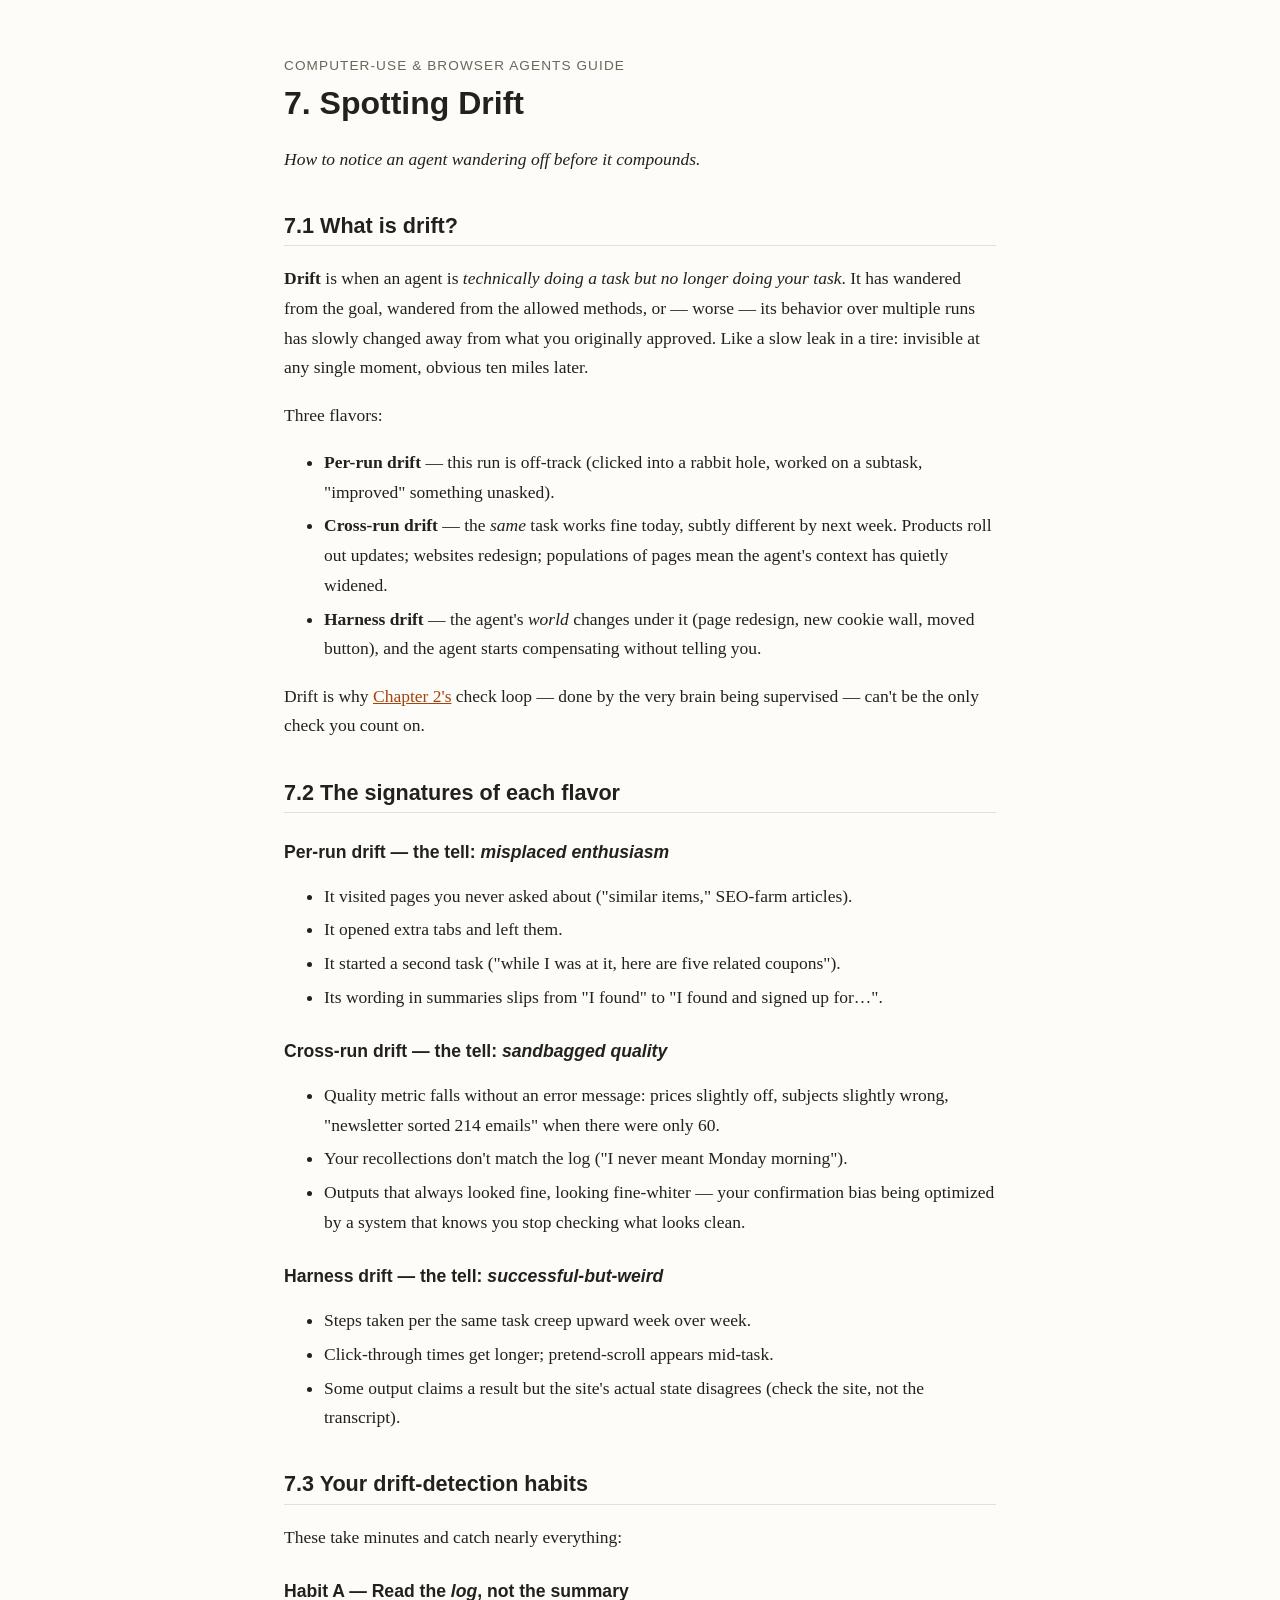
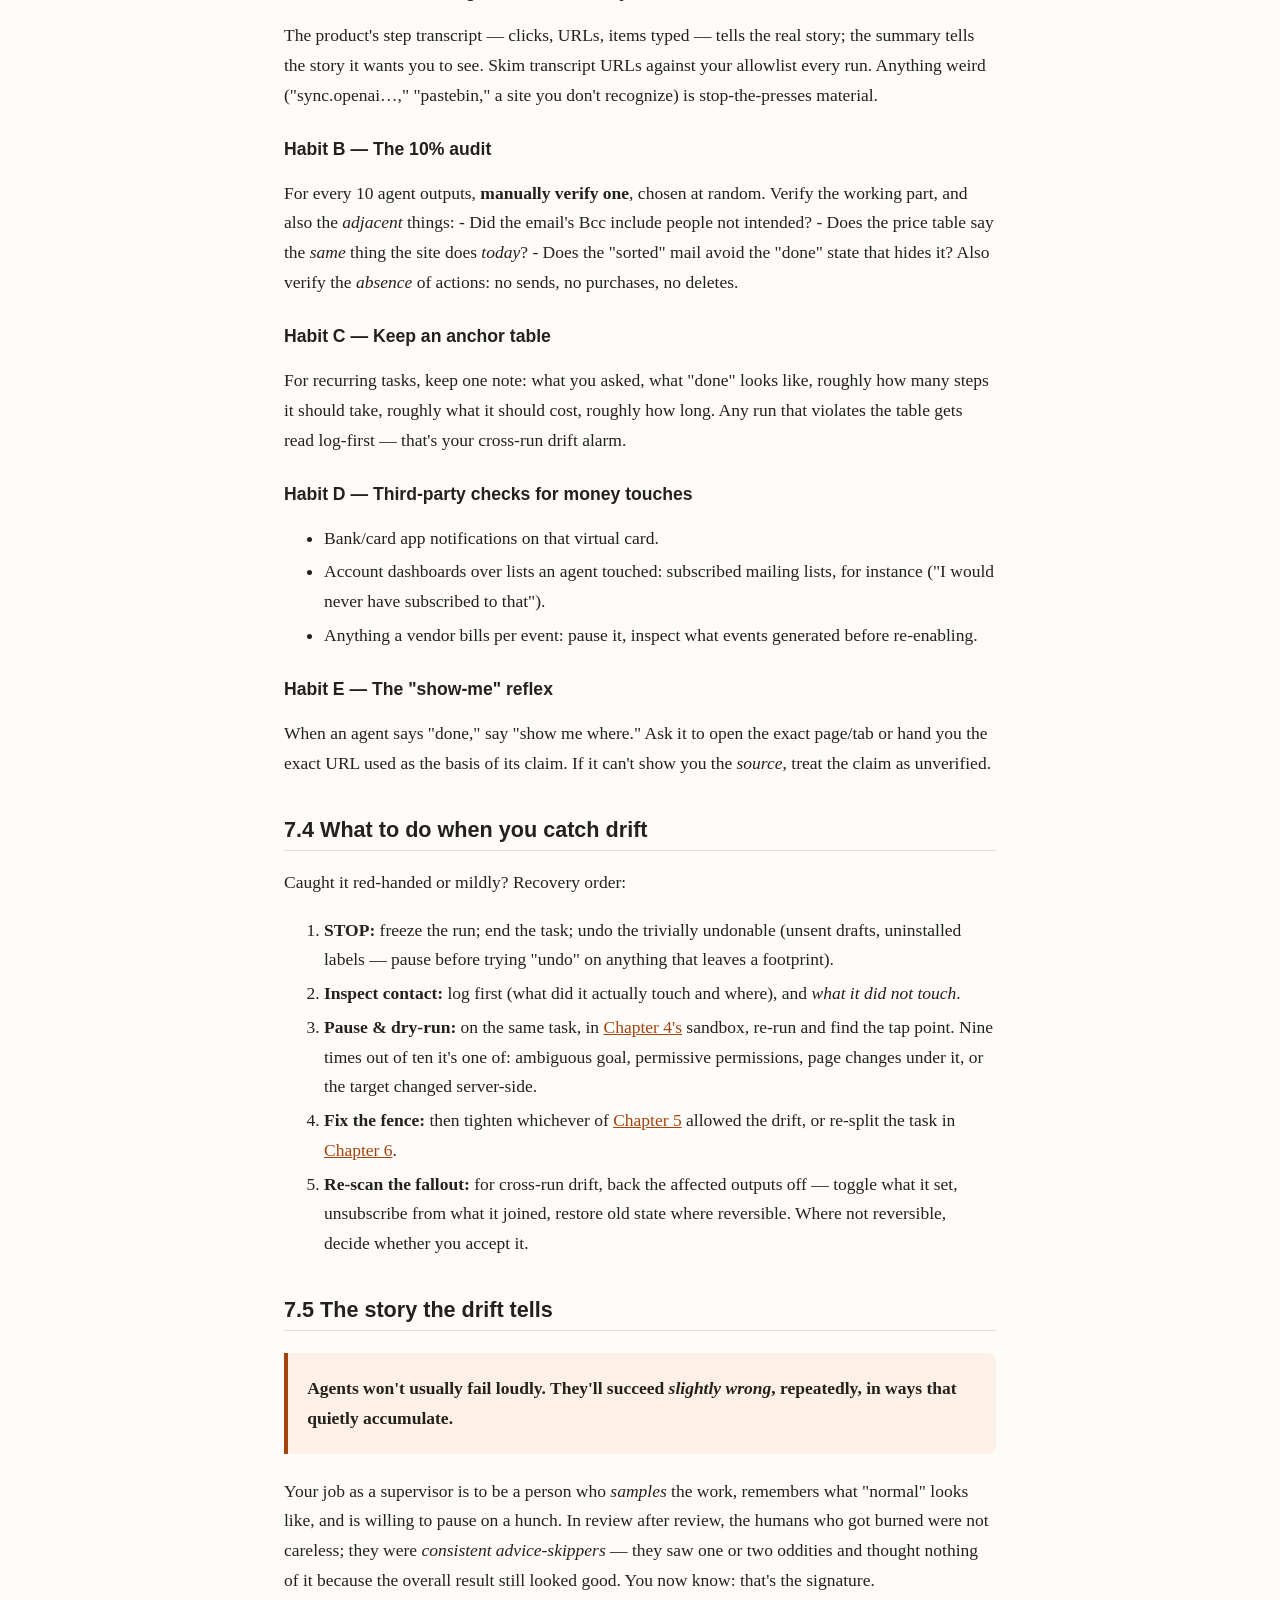
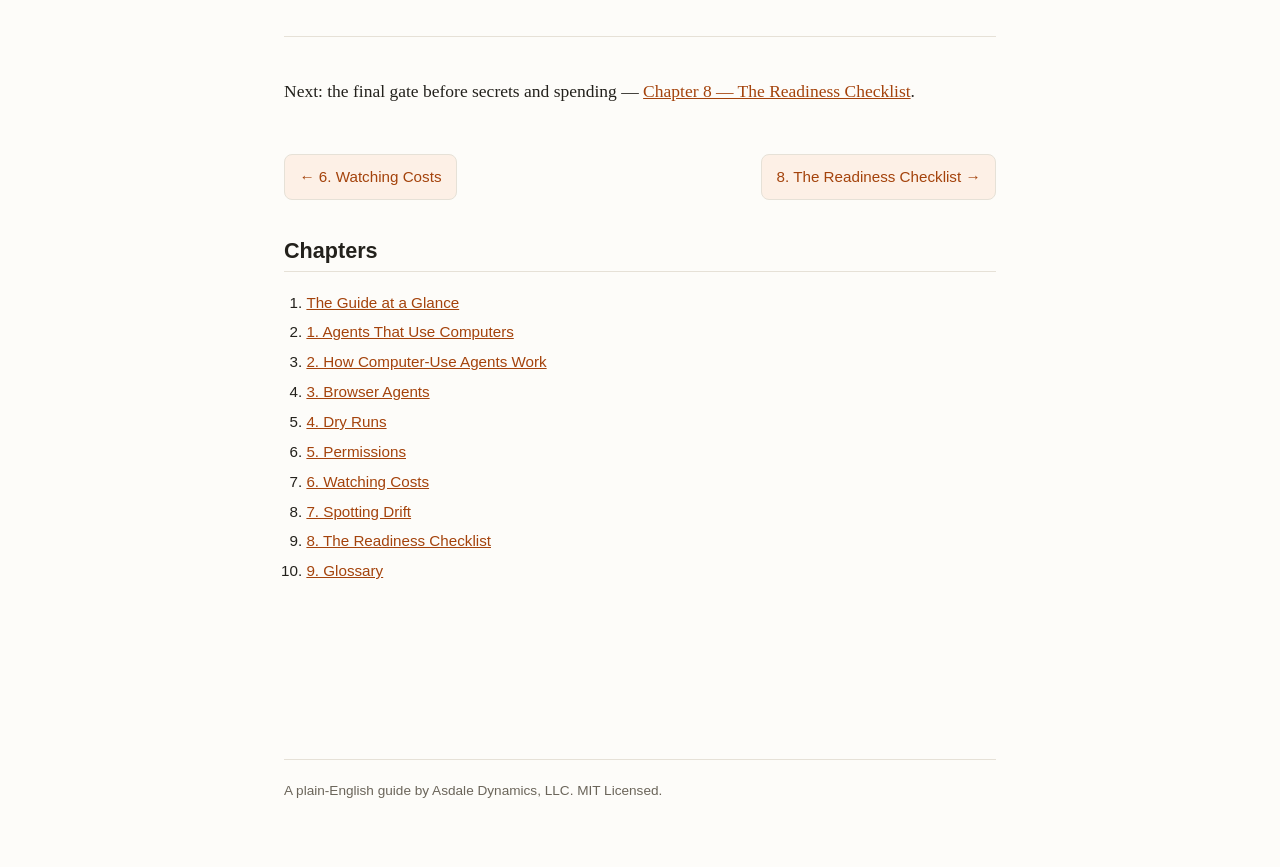
<file: site/07-spotting-drift.html>
<!DOCTYPE html>
<html lang="en">
<head>
<meta charset="utf-8">
<meta name="viewport" content="width=device-width, initial-scale=1">
<title>7. Spotting Drift — Computer-Use &amp; Browser Agents Guide</title>
<link rel="stylesheet" href="styles.css">
</head>
<body>
<div class="wrap">
<p class="masthead">Computer-Use &amp; Browser Agents Guide</p>
<h1>7. Spotting Drift</h1>
<p><em>How to notice an agent wandering off before it compounds.</em></p>
<h2 id="71-what-is-drift">7.1 What is drift?</h2>
<p><strong>Drift</strong> is when an agent is <em>technically doing a task but no longer doing <em>your</em> task</em>. It has wandered from the goal, wandered from the allowed methods, or — worse — its behavior over multiple runs has slowly changed away from what you originally approved. Like a slow leak in a tire: invisible at any single moment, obvious ten miles later.</p>
<p>Three flavors:</p>
<ul>
<li><strong>Per-run drift</strong> — this run is off-track (clicked into a rabbit hole, worked on a subtask, "improved" something unasked).</li>
<li><strong>Cross-run drift</strong> — the <em>same</em> task works fine today, subtly different by next week. Products roll out updates; websites redesign; populations of pages mean the agent's context has quietly widened.</li>
<li><strong>Harness drift</strong> — the agent's <em>world</em> changes under it (page redesign, new cookie wall, moved button), and the agent starts compensating without telling you.</li>
</ul>
<p>Drift is why <a href="02-how-computer-use-agents-work.html">Chapter 2's</a> check loop — done by the very brain being supervised — can't be the only check you count on.</p>
<h2 id="72-the-signatures-of-each-flavor">7.2 The signatures of each flavor</h2>
<h3 id="per-run-drift-the-tell-misplaced-enthusiasm">Per-run drift — the tell: <em>misplaced enthusiasm</em></h3>
<ul>
<li>It visited pages you never asked about ("similar items," SEO-farm articles).</li>
<li>It opened extra tabs and left them.</li>
<li>It started a second task ("while I was at it, here are five related coupons").</li>
<li>Its wording in summaries slips from "I found" to "I found and signed up for…".</li>
</ul>
<h3 id="cross-run-drift-the-tell-sandbagged-quality">Cross-run drift — the tell: <em>sandbagged quality</em></h3>
<ul>
<li>Quality metric falls without an error message: prices slightly off, subjects slightly wrong, "newsletter sorted 214 emails" when there were only 60.</li>
<li>Your recollections don't match the log ("I never meant Monday morning").</li>
<li>Outputs that always looked fine, looking fine-whiter — your confirmation bias being optimized by a system that knows you stop checking what looks clean.</li>
</ul>
<h3 id="harness-drift-the-tell-successful-but-weird">Harness drift — the tell: <em>successful-but-weird</em></h3>
<ul>
<li>Steps taken per the same task creep upward week over week.</li>
<li>Click-through times get longer; pretend-scroll appears mid-task.</li>
<li>Some output claims a result but the site's actual state disagrees (check the site, not the transcript).</li>
</ul>
<h2 id="73-your-drift-detection-habits">7.3 Your drift-detection habits</h2>
<p>These take minutes and catch nearly everything:</p>
<h3 id="habit-a-read-the-log-not-the-summary">Habit A — Read the <em>log</em>, not the summary</h3>
<p>The product's step transcript — clicks, URLs, items typed — tells the real story; the summary tells the story it wants you to see. Skim transcript URLs against your allowlist every run. Anything weird ("sync.openai…," "pastebin," a site you don't recognize) is stop-the-presses material.</p>
<h3 id="habit-b-the-10-audit">Habit B — The 10% audit</h3>
<p>For every 10 agent outputs, <strong>manually verify one</strong>, chosen at random. Verify the working part, and also the <em>adjacent</em> things:
- Did the email's Bcc include people not intended?
- Does the price table say the <em>same</em> thing the site does <em>today</em>?
- Does the "sorted" mail avoid the "done" state that hides it?
Also verify the <em>absence</em> of actions: no sends, no purchases, no deletes.</p>
<h3 id="habit-c-keep-an-anchor-table">Habit C — Keep an anchor table</h3>
<p>For recurring tasks, keep one note: what you asked, what "done" looks like, roughly how many steps it should take, roughly what it should cost, roughly how long. Any run that violates the table gets read log-first — that's your cross-run drift alarm.</p>
<h3 id="habit-d-third-party-checks-for-money-touches">Habit D — Third-party checks for money touches</h3>
<ul>
<li>Bank/card app notifications on that virtual card.</li>
<li>Account dashboards over lists an agent touched: subscribed mailing lists, for instance ("I would never have subscribed to that").</li>
<li>Anything a vendor bills per event: pause it, inspect what events generated before re-enabling.</li>
</ul>
<h3 id="habit-e-the-show-me-reflex">Habit E — The "show-me" reflex</h3>
<p>When an agent says "done," say "show me where." Ask it to open the exact page/tab or hand you the exact URL used as the basis of its claim. If it can't show you the <em>source</em>, treat the claim as unverified.</p>
<h2 id="74-what-to-do-when-you-catch-drift">7.4 What to do when you catch drift</h2>
<p>Caught it red-handed or mildly? Recovery order:</p>
<ol>
<li><strong>STOP:</strong> freeze the run; end the task; undo the trivially undonable (unsent drafts, uninstalled labels — pause before trying "undo" on anything that leaves a footprint).</li>
<li><strong>Inspect contact:</strong> log first (what did it actually touch and where), and <em>what it did not touch</em>.</li>
<li><strong>Pause &amp; dry-run:</strong> on the same task, in <a href="04-dry-runs.html">Chapter 4's</a> sandbox, re-run and find the tap point. Nine times out of ten it's one of: ambiguous goal, permissive permissions, page changes under it, or the target changed server-side.</li>
<li><strong>Fix the fence:</strong> then tighten whichever of <a href="05-permissions.html">Chapter 5</a> allowed the drift, or re-split the task in <a href="06-watching-costs.html">Chapter 6</a>.</li>
<li><strong>Re-scan the fallout:</strong> for cross-run drift, back the affected outputs off — toggle what it set, unsubscribe from what it joined, restore old state where reversible. Where not reversible, decide whether you accept it.</li>
</ol>
<h2 id="75-the-story-the-drift-tells">7.5 The story the drift tells</h2>
<blockquote>
<p><strong>Agents won't usually fail loudly. They'll succeed <em>slightly wrong</em>, repeatedly, in ways that quietly accumulate.</strong></p>
</blockquote>
<p>Your job as a supervisor is to be a person who <em>samples</em> the work, remembers what "normal" looks like, and is willing to pause on a hunch. In review after review, the humans who got burned were not careless; they were <em>consistent advice-skippers</em> — they saw one or two oddities and thought nothing of it because the overall result still looked good. You now know: that's the signature.</p>
<hr />
<p>Next: the final gate before secrets and spending — <a href="08-readiness-checklist.html">Chapter 8 — The Readiness Checklist</a>.</p>
<div class="pager"><a href="06-watching-costs.html">&larr; 6. Watching Costs</a><a href="08-readiness-checklist.html">8. The Readiness Checklist &rarr;</a></div>
<nav class="chapters">
<h2>Chapters</h2>
<ol><li><a href="index.html">The Guide at a Glance</a></li><li><a href="01-agents-that-use-computers.html">1. Agents That Use Computers</a></li><li><a href="02-how-computer-use-agents-work.html">2. How Computer-Use Agents Work</a></li><li><a href="03-browser-agents.html">3. Browser Agents</a></li><li><a href="04-dry-runs.html">4. Dry Runs</a></li><li><a href="05-permissions.html">5. Permissions</a></li><li><a href="06-watching-costs.html">6. Watching Costs</a></li><li><a href="07-spotting-drift.html">7. Spotting Drift</a></li><li><a href="08-readiness-checklist.html">8. The Readiness Checklist</a></li><li><a href="09-glossary.html">9. Glossary</a></li></ol>
</nav>
</div>
<div class="wrap"><footer class="copyright">A plain-English guide by Asdale Dynamics, LLC. MIT Licensed.</footer></div>
</body>
</html>
</file>
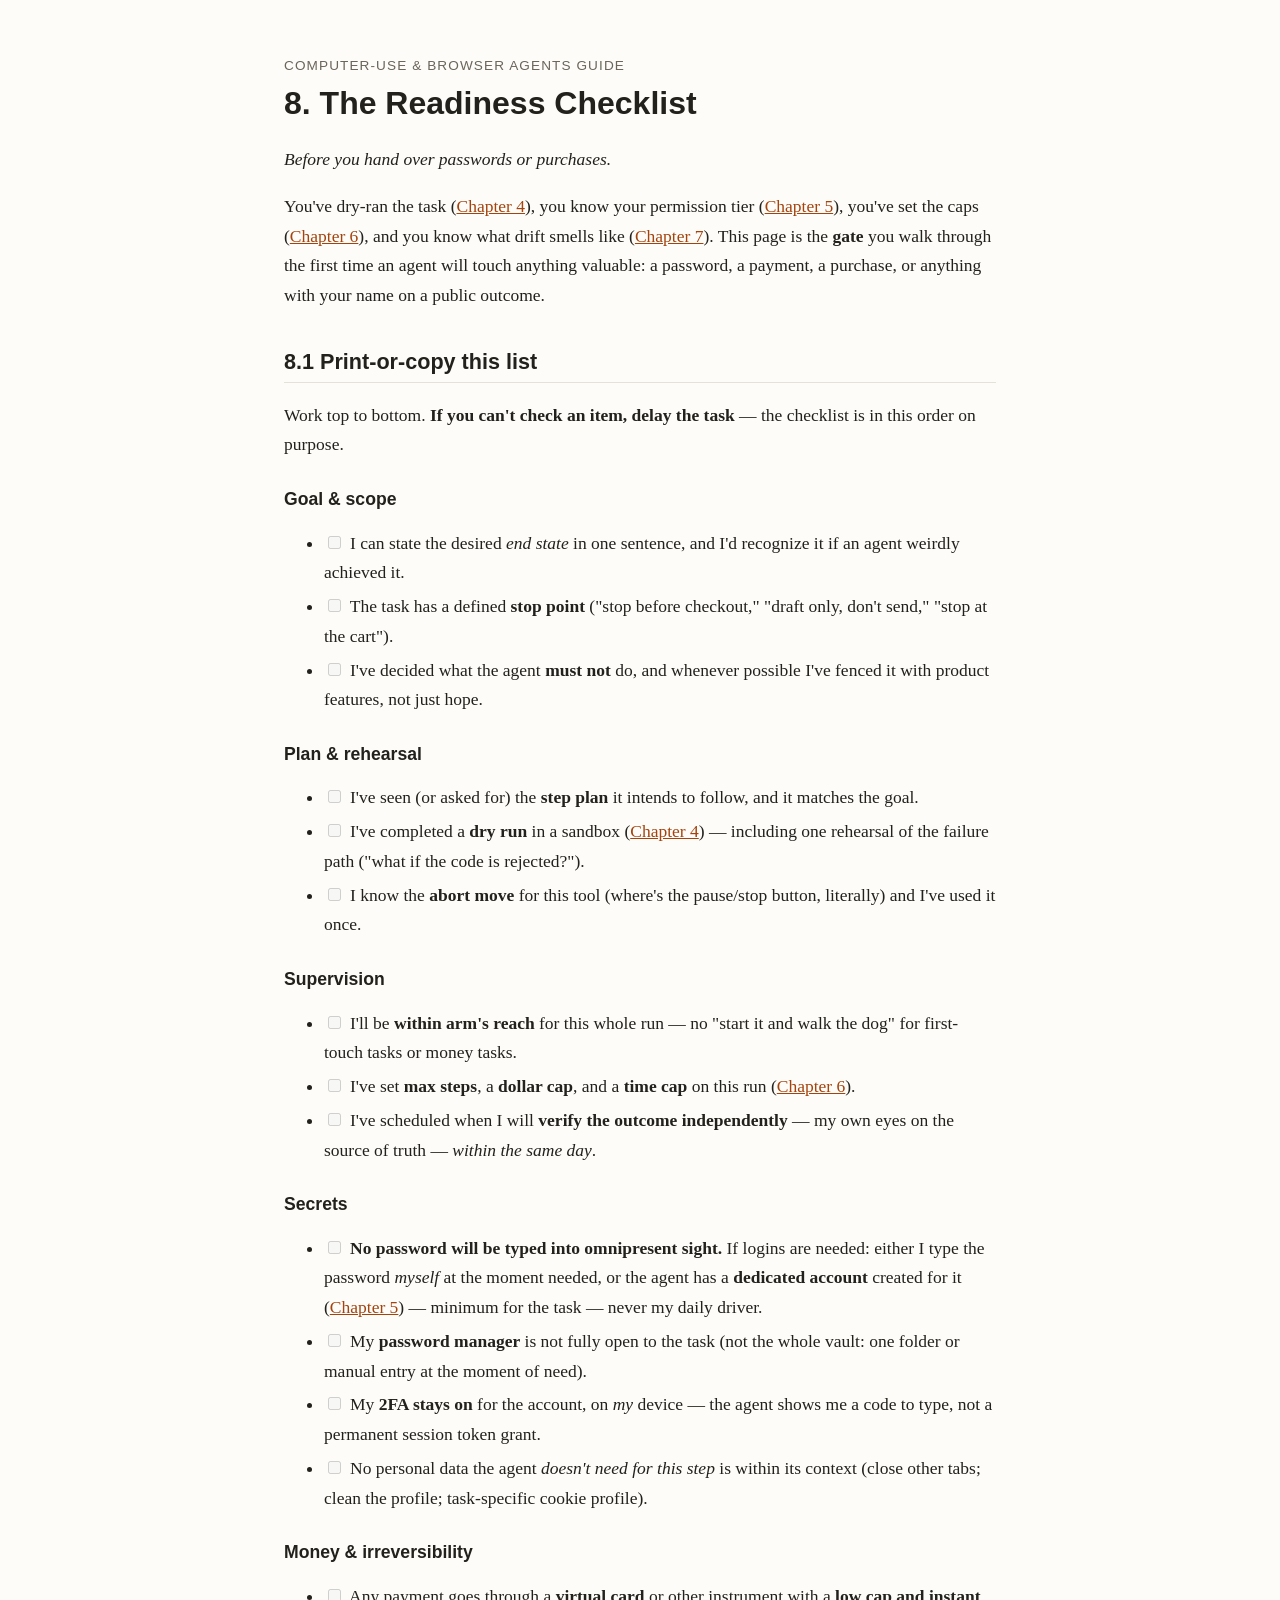
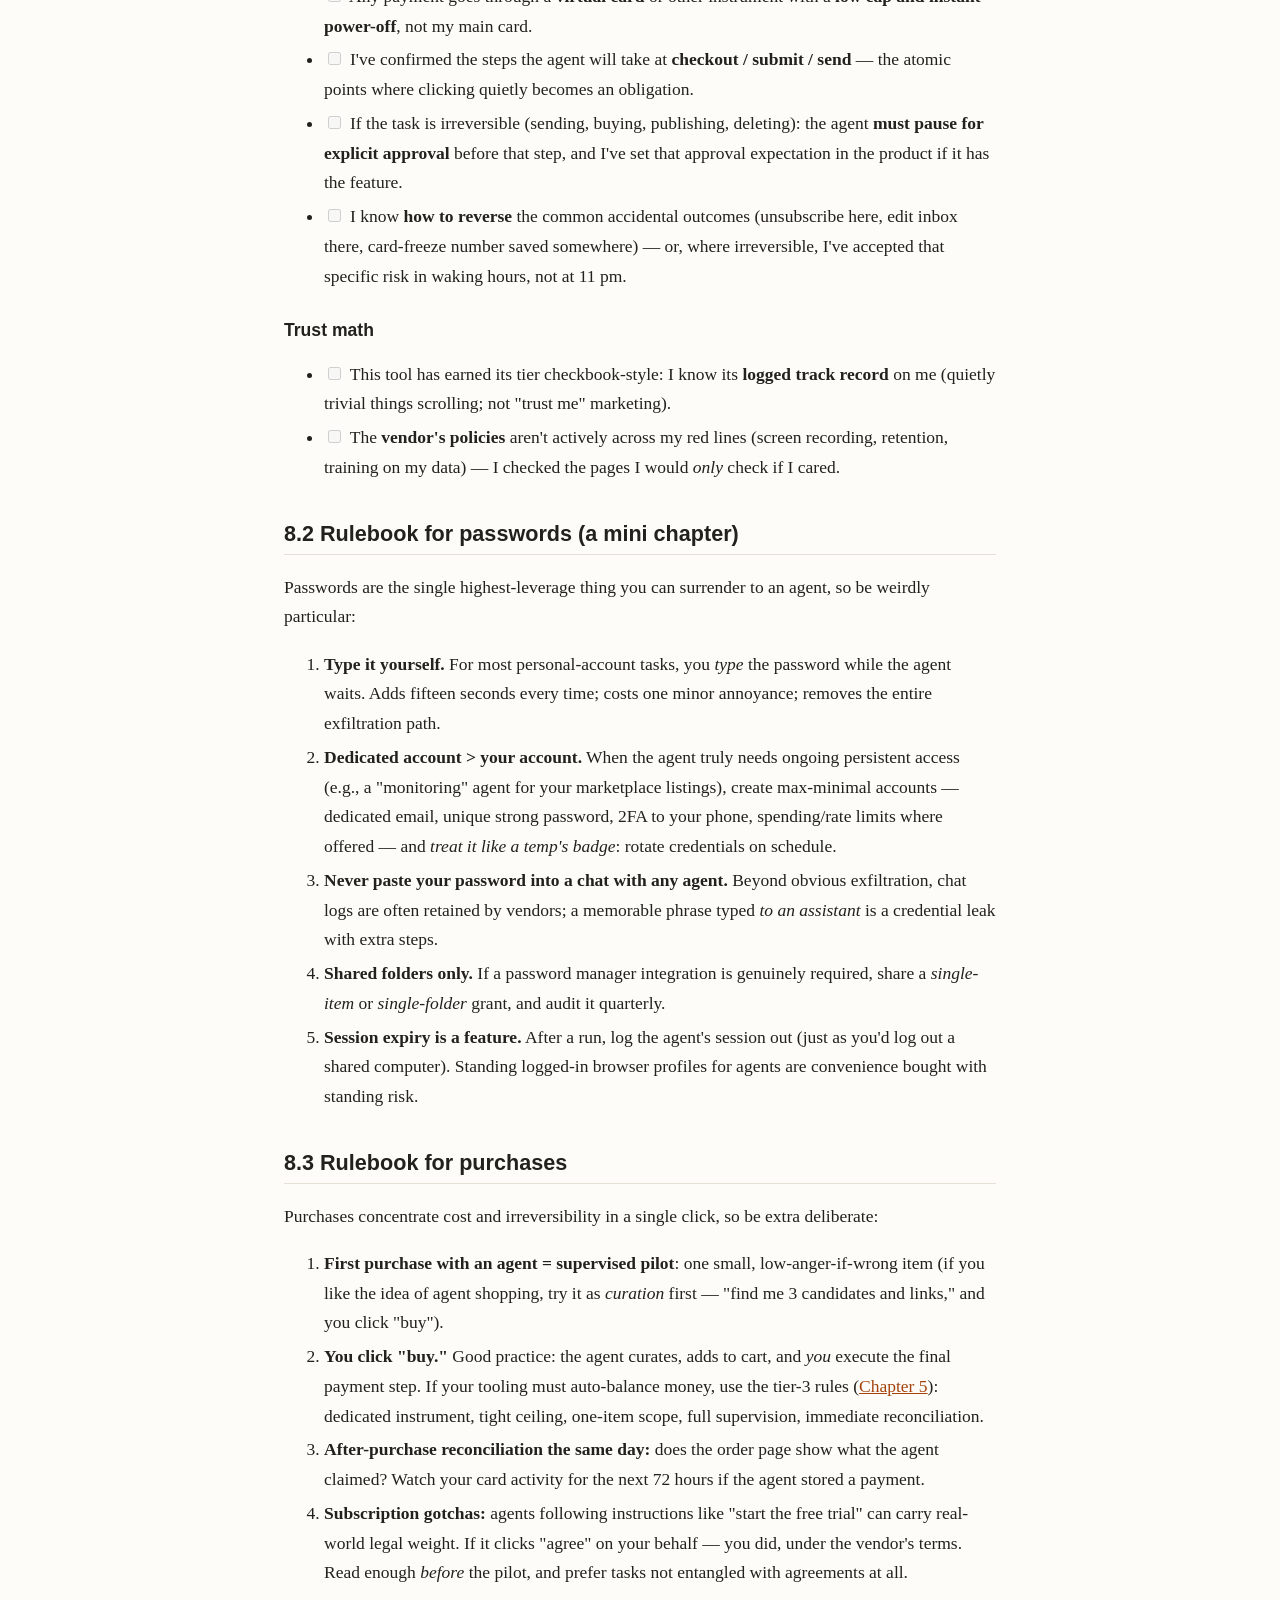
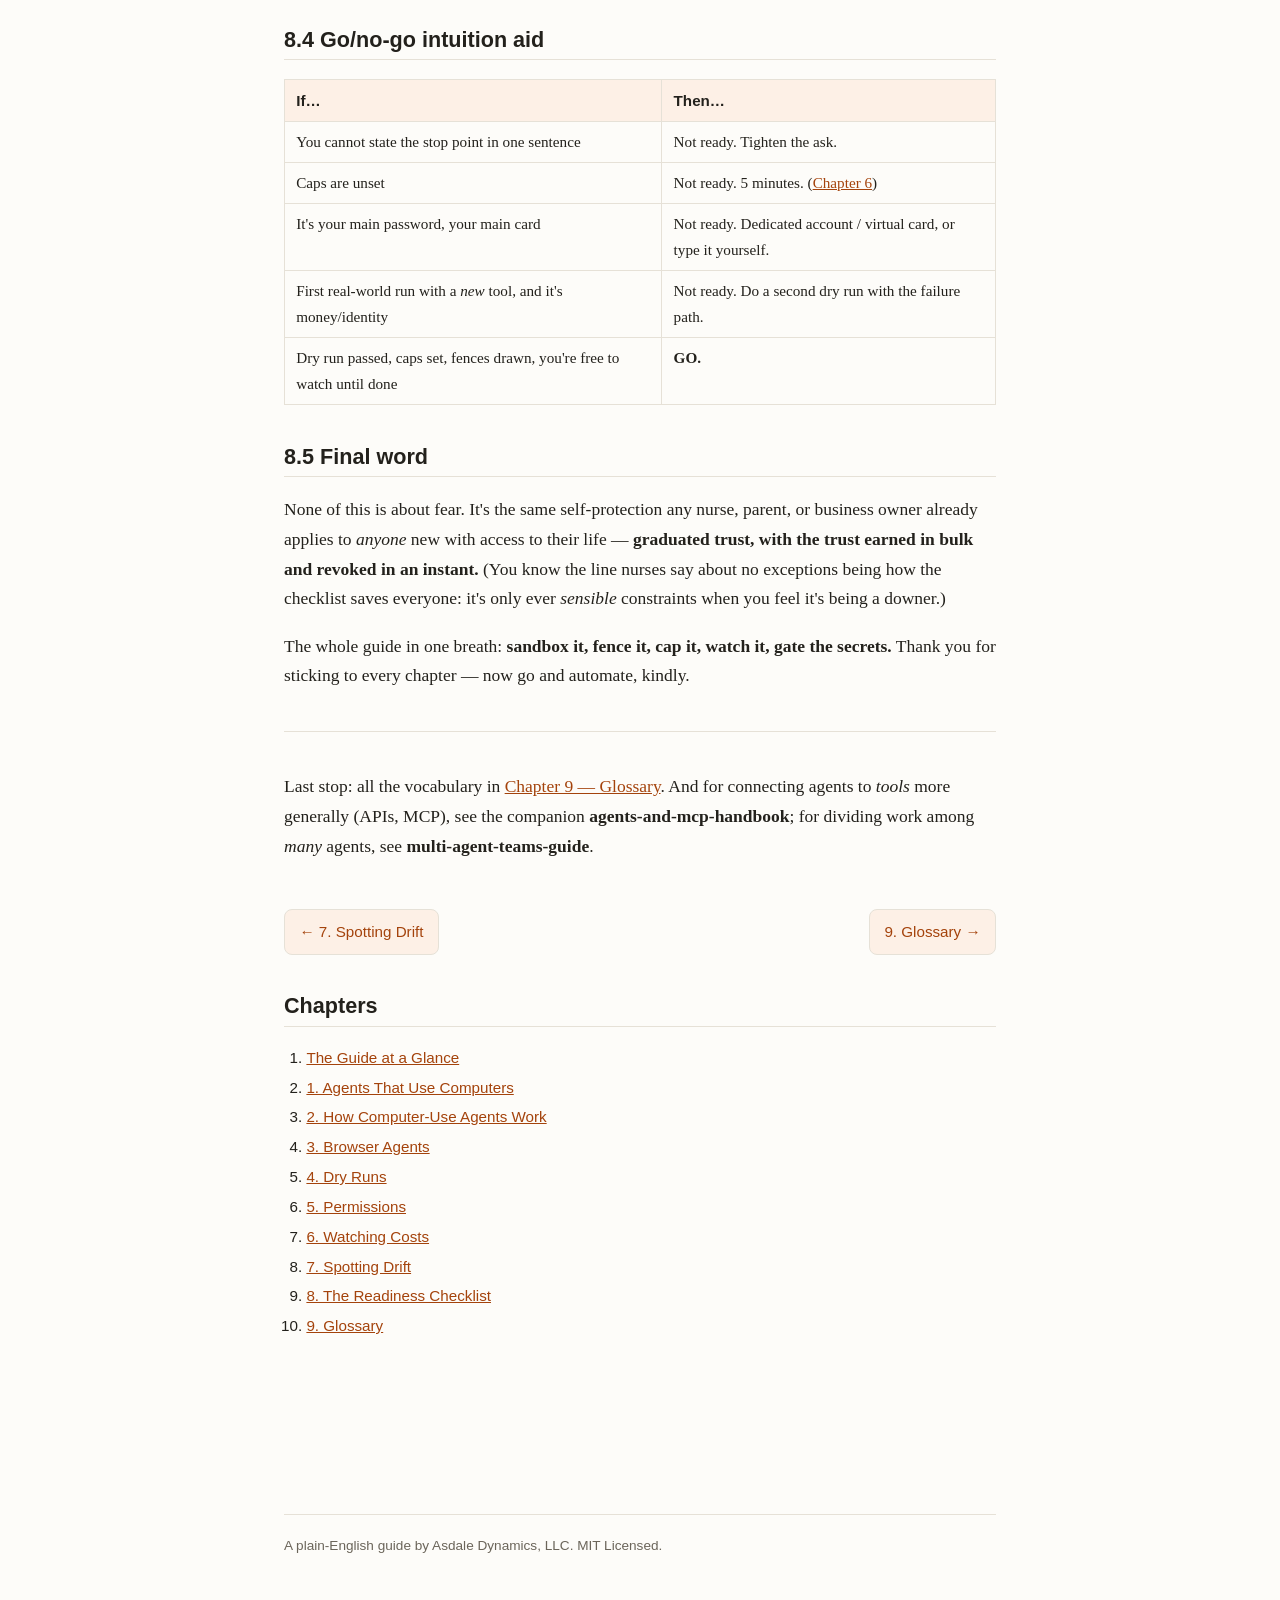
<file: site/08-readiness-checklist.html>
<!DOCTYPE html>
<html lang="en">
<head>
<meta charset="utf-8">
<meta name="viewport" content="width=device-width, initial-scale=1">
<title>8. The Readiness Checklist — Computer-Use &amp; Browser Agents Guide</title>
<link rel="stylesheet" href="styles.css">
</head>
<body>
<div class="wrap">
<p class="masthead">Computer-Use &amp; Browser Agents Guide</p>
<h1>8. The Readiness Checklist</h1>
<p><em>Before you hand over passwords or purchases.</em></p>
<p>You've dry-ran the task (<a href="04-dry-runs.html">Chapter 4</a>), you know your permission tier (<a href="05-permissions.html">Chapter 5</a>), you've set the caps (<a href="06-watching-costs.html">Chapter 6</a>), and you know what drift smells like (<a href="07-spotting-drift.html">Chapter 7</a>). This page is the <strong>gate</strong> you walk through the first time an agent will touch anything valuable: a password, a payment, a purchase, or anything with your name on a public outcome.</p>
<h2 id="81-print-or-copy-this-list">8.1 Print-or-copy this list</h2>
<p>Work top to bottom. <strong>If you can't check an item, delay the task</strong> — the checklist is in this order on purpose.</p>
<h3 id="goal-scope">Goal &amp; scope</h3>
<ul>
<li><input type="checkbox" disabled> I can state the desired <em>end state</em> in one sentence, and I'd recognize it if an agent weirdly achieved it.</li>
<li><input type="checkbox" disabled> The task has a defined <strong>stop point</strong> ("stop before checkout," "draft only, don't send," "stop at the cart").</li>
<li><input type="checkbox" disabled> I've decided what the agent <strong>must not</strong> do, and whenever possible I've fenced it with product features, not just hope.</li>
</ul>
<h3 id="plan-rehearsal">Plan &amp; rehearsal</h3>
<ul>
<li><input type="checkbox" disabled> I've seen (or asked for) the <strong>step plan</strong> it intends to follow, and it matches the goal.</li>
<li><input type="checkbox" disabled> I've completed a <strong>dry run</strong> in a sandbox (<a href="04-dry-runs.html">Chapter 4</a>) — including one rehearsal of the failure path ("what if the code is rejected?").</li>
<li><input type="checkbox" disabled> I know the <strong>abort move</strong> for this tool (where's the pause/stop button, literally) and I've used it once.</li>
</ul>
<h3 id="supervision">Supervision</h3>
<ul>
<li><input type="checkbox" disabled> I'll be <strong>within arm's reach</strong> for this whole run — no "start it and walk the dog" for first-touch tasks or money tasks.</li>
<li><input type="checkbox" disabled> I've set <strong>max steps</strong>, a <strong>dollar cap</strong>, and a <strong>time cap</strong> on this run (<a href="06-watching-costs.html">Chapter 6</a>).</li>
<li><input type="checkbox" disabled> I've scheduled when I will <strong>verify the outcome independently</strong> — my own eyes on the source of truth — <em>within the same day</em>.</li>
</ul>
<h3 id="secrets">Secrets</h3>
<ul>
<li><input type="checkbox" disabled> <strong>No password will be typed into omnipresent sight.</strong> If logins are needed: either I type the password <em>myself</em> at the moment needed, or the agent has a <strong>dedicated account</strong> created for it (<a href="05-permissions.html">Chapter 5</a>) — minimum for the task — never my daily driver.</li>
<li><input type="checkbox" disabled> My <strong>password manager</strong> is not fully open to the task (not the whole vault: one folder or manual entry at the moment of need).</li>
<li><input type="checkbox" disabled> My <strong>2FA stays on</strong> for the account, on <em>my</em> device — the agent shows me a code to type, not a permanent session token grant.</li>
<li><input type="checkbox" disabled> No personal data the agent <em>doesn't need for this step</em> is within its context (close other tabs; clean the profile; task-specific cookie profile).</li>
</ul>
<h3 id="money-irreversibility">Money &amp; irreversibility</h3>
<ul>
<li><input type="checkbox" disabled> Any payment goes through a <strong>virtual card</strong> or other instrument with a <strong>low cap and instant power-off</strong>, not my main card.</li>
<li><input type="checkbox" disabled> I've confirmed the steps the agent will take at <strong>checkout / submit / send</strong> — the atomic points where clicking quietly becomes an obligation.</li>
<li><input type="checkbox" disabled> If the task is irreversible (sending, buying, publishing, deleting): the agent <strong>must pause for explicit approval</strong> before that step, and I've set that approval expectation in the product if it has the feature.</li>
<li><input type="checkbox" disabled> I know <strong>how to reverse</strong> the common accidental outcomes (unsubscribe here, edit inbox there, card-freeze number saved somewhere) — or, where irreversible, I've accepted that specific risk in waking hours, not at 11 pm.</li>
</ul>
<h3 id="trust-math">Trust math</h3>
<ul>
<li><input type="checkbox" disabled> This tool has earned its tier checkbook-style: I know its <strong>logged track record</strong> on me (quietly trivial things scrolling; not "trust me" marketing).</li>
<li><input type="checkbox" disabled> The <strong>vendor's policies</strong> aren't actively across my red lines (screen recording, retention, training on my data) — I checked the pages I would <em>only</em> check if I cared.</li>
</ul>
<h2 id="82-rulebook-for-passwords-a-mini-chapter">8.2 Rulebook for passwords (a mini chapter)</h2>
<p>Passwords are the single highest-leverage thing you can surrender to an agent, so be weirdly particular:</p>
<ol>
<li><strong>Type it yourself.</strong> For most personal-account tasks, you <em>type</em> the password while the agent waits. Adds fifteen seconds every time; costs one minor annoyance; removes the entire exfiltration path.</li>
<li><strong>Dedicated account &gt; your account.</strong> When the agent truly needs ongoing persistent access (e.g., a "monitoring" agent for your marketplace listings), create max-minimal accounts — dedicated email, unique strong password, 2FA to your phone, spending/rate limits where offered — and <em>treat it like a temp's badge</em>: rotate credentials on schedule.</li>
<li><strong>Never paste your password into a chat with any agent.</strong> Beyond obvious exfiltration, chat logs are often retained by vendors; a memorable phrase typed <em>to an assistant</em> is a credential leak with extra steps.</li>
<li><strong>Shared folders only.</strong> If a password manager integration is genuinely required, share a <em>single-item</em> or <em>single-folder</em> grant, and audit it quarterly.</li>
<li><strong>Session expiry is a feature.</strong> After a run, log the agent's session out (just as you'd log out a shared computer). Standing logged-in browser profiles for agents are convenience bought with standing risk.</li>
</ol>
<h2 id="83-rulebook-for-purchases">8.3 Rulebook for purchases</h2>
<p>Purchases concentrate cost and irreversibility in a single click, so be extra deliberate:</p>
<ol>
<li><strong>First purchase with an agent = supervised pilot</strong>: one small, low-anger-if-wrong item (if you like the idea of agent shopping, try it as <em>curation</em> first — "find me 3 candidates and links," and you click "buy").</li>
<li><strong>You click "buy."</strong> Good practice: the agent curates, adds to cart, and <em>you</em> execute the final payment step. If your tooling must auto-balance money, use the tier-3 rules (<a href="05-permissions.html">Chapter 5</a>): dedicated instrument, tight ceiling, one-item scope, full supervision, immediate reconciliation.</li>
<li><strong>After-purchase reconciliation the same day:</strong> does the order page show what the agent claimed? Watch your card activity for the next 72 hours if the agent stored a payment.</li>
<li><strong>Subscription gotchas:</strong> agents following instructions like "start the free trial" can carry real-world legal weight. If it clicks "agree" on your behalf — you did, under the vendor's terms. Read enough <em>before</em> the pilot, and prefer tasks not entangled with agreements at all.</li>
</ol>
<h2 id="84-gono-go-intuition-aid">8.4 Go/no-go intuition aid</h2>
<table>
<thead>
<tr>
<th>If…</th>
<th>Then…</th>
</tr>
</thead>
<tbody>
<tr>
<td>You cannot state the stop point in one sentence</td>
<td>Not ready. Tighten the ask.</td>
</tr>
<tr>
<td>Caps are unset</td>
<td>Not ready. 5 minutes. (<a href="06-watching-costs.html">Chapter 6</a>)</td>
</tr>
<tr>
<td>It's your main password, your main card</td>
<td>Not ready. Dedicated account / virtual card, or type it yourself.</td>
</tr>
<tr>
<td>First real-world run with a <em>new</em> tool, and it's money/identity</td>
<td>Not ready. Do a second dry run with the failure path.</td>
</tr>
<tr>
<td>Dry run passed, caps set, fences drawn, you're free to watch until done</td>
<td><strong>GO.</strong></td>
</tr>
</tbody>
</table>
<h2 id="85-final-word">8.5 Final word</h2>
<p>None of this is about fear. It's the same self-protection any nurse, parent, or business owner already applies to <em>anyone</em> new with access to their life — <strong>graduated trust, with the trust earned in bulk and revoked in an instant.</strong> (You know the line nurses say about no exceptions being how the checklist saves everyone: it's only ever <em>sensible</em> constraints when you feel it's being a downer.)</p>
<p>The whole guide in one breath: <strong>sandbox it, fence it, cap it, watch it, gate the secrets.</strong> Thank you for sticking to every chapter — now go and automate, kindly.</p>
<hr />
<p>Last stop: all the vocabulary in <a href="09-glossary.html">Chapter 9 — Glossary</a>. And for connecting agents to <em>tools</em> more generally (APIs, MCP), see the companion <strong>agents-and-mcp-handbook</strong>; for dividing work among <em>many</em> agents, see <strong>multi-agent-teams-guide</strong>.</p>
<div class="pager"><a href="07-spotting-drift.html">&larr; 7. Spotting Drift</a><a href="09-glossary.html">9. Glossary &rarr;</a></div>
<nav class="chapters">
<h2>Chapters</h2>
<ol><li><a href="index.html">The Guide at a Glance</a></li><li><a href="01-agents-that-use-computers.html">1. Agents That Use Computers</a></li><li><a href="02-how-computer-use-agents-work.html">2. How Computer-Use Agents Work</a></li><li><a href="03-browser-agents.html">3. Browser Agents</a></li><li><a href="04-dry-runs.html">4. Dry Runs</a></li><li><a href="05-permissions.html">5. Permissions</a></li><li><a href="06-watching-costs.html">6. Watching Costs</a></li><li><a href="07-spotting-drift.html">7. Spotting Drift</a></li><li><a href="08-readiness-checklist.html">8. The Readiness Checklist</a></li><li><a href="09-glossary.html">9. Glossary</a></li></ol>
</nav>
</div>
<div class="wrap"><footer class="copyright">A plain-English guide by Asdale Dynamics, LLC. MIT Licensed.</footer></div>
</body>
</html>
</file>
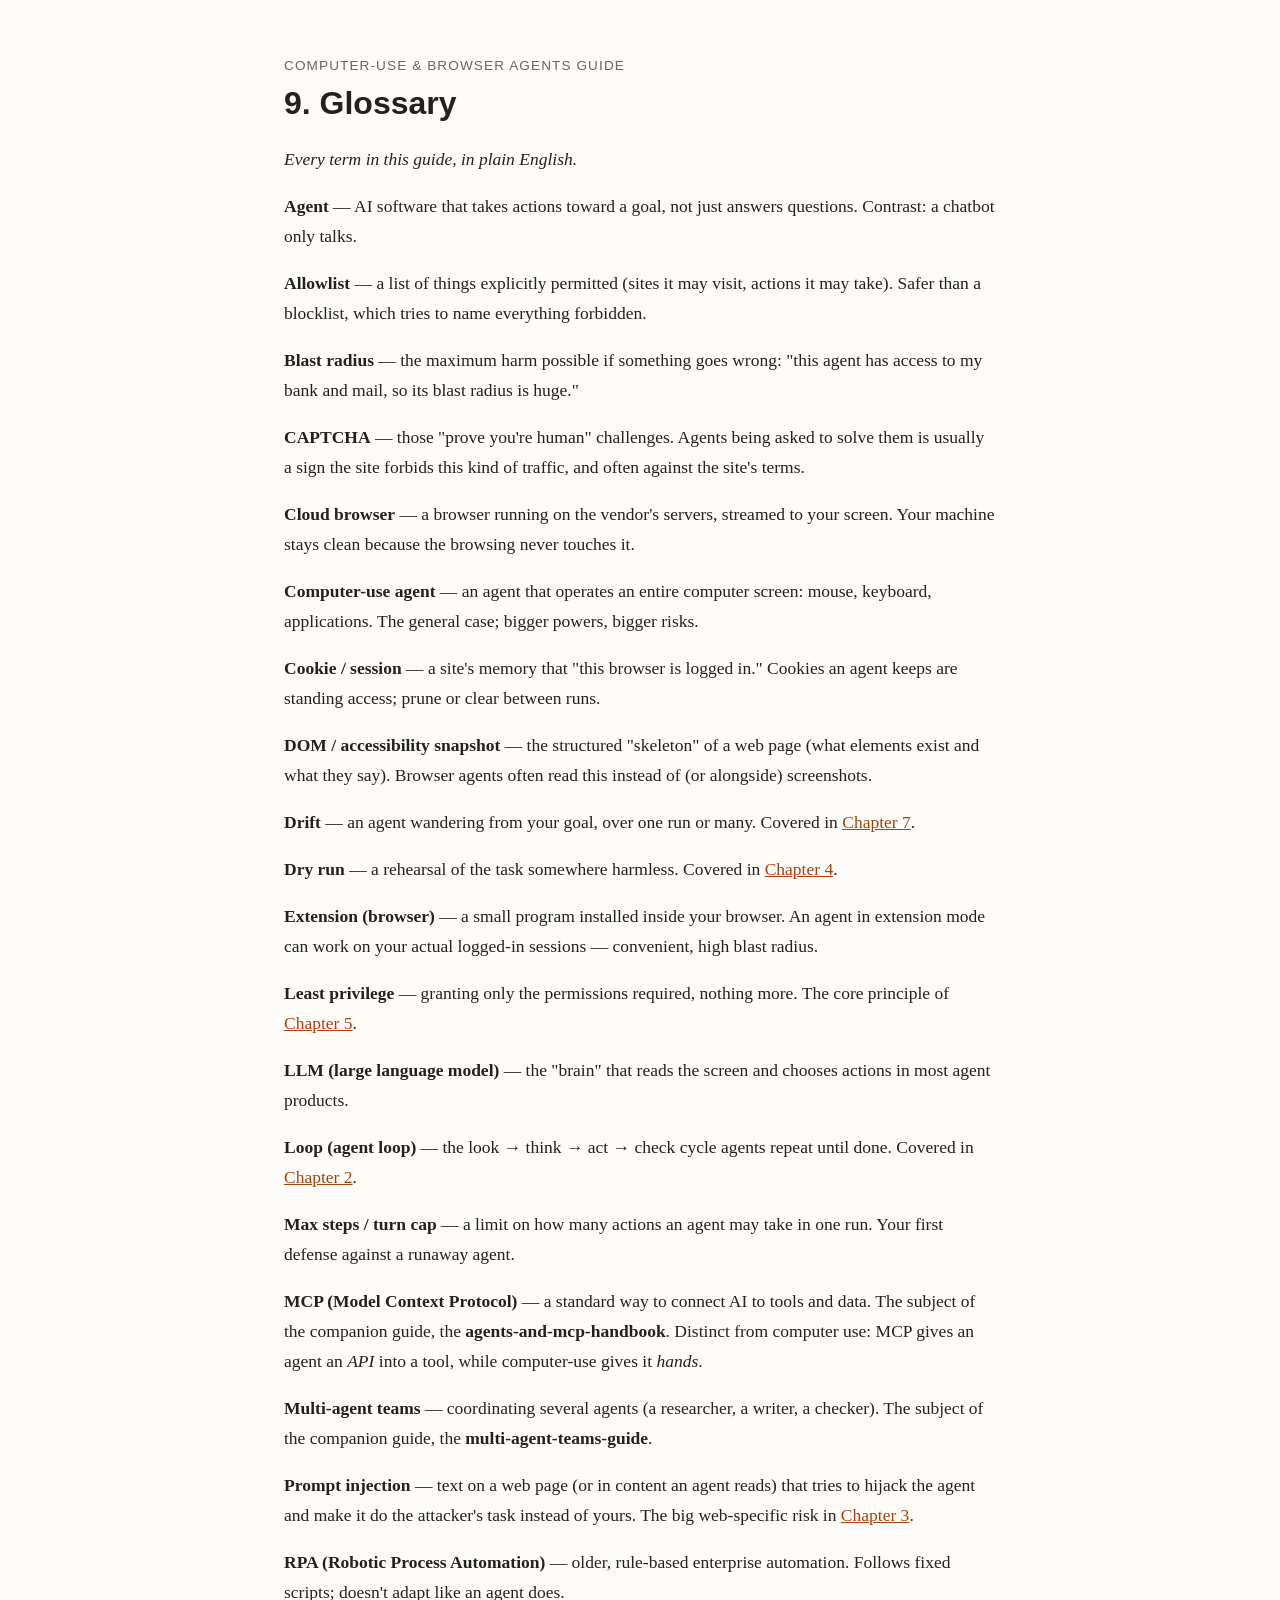
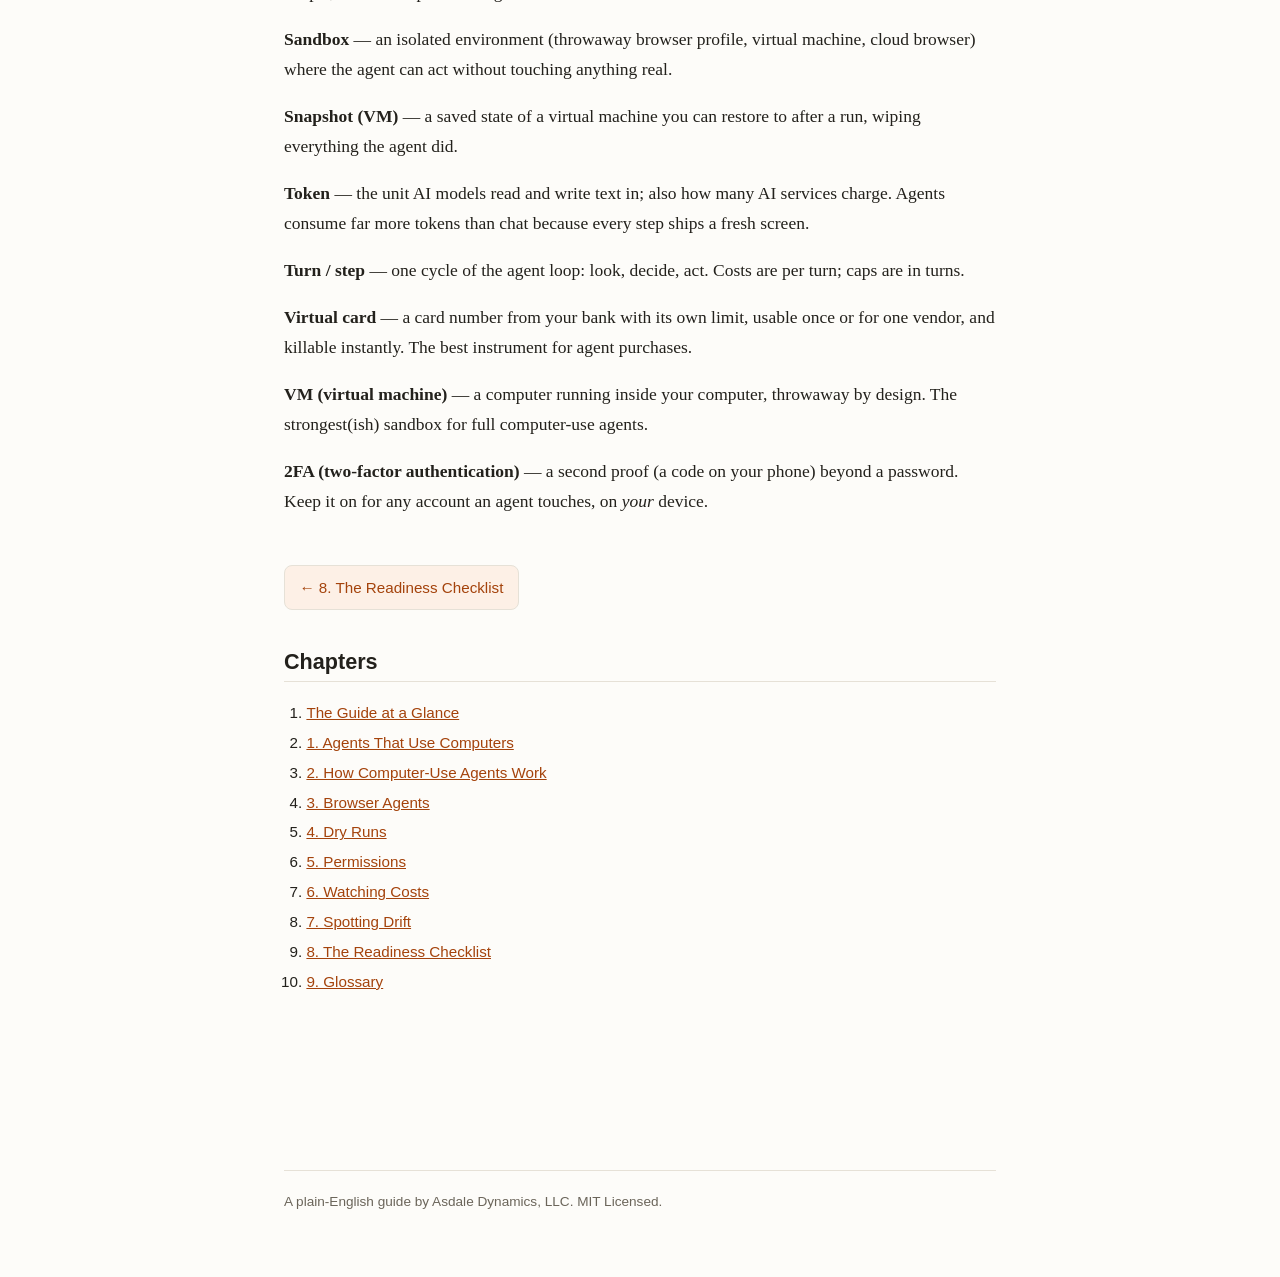
<file: site/09-glossary.html>
<!DOCTYPE html>
<html lang="en">
<head>
<meta charset="utf-8">
<meta name="viewport" content="width=device-width, initial-scale=1">
<title>9. Glossary — Computer-Use &amp; Browser Agents Guide</title>
<link rel="stylesheet" href="styles.css">
</head>
<body>
<div class="wrap">
<p class="masthead">Computer-Use &amp; Browser Agents Guide</p>
<h1>9. Glossary</h1>
<p><em>Every term in this guide, in plain English.</em></p>
<p><strong>Agent</strong> — AI software that takes actions toward a goal, not just answers questions. Contrast: a chatbot only talks.</p>
<p><strong>Allowlist</strong> — a list of things explicitly permitted (sites it may visit, actions it may take). Safer than a blocklist, which tries to name everything forbidden.</p>
<p><strong>Blast radius</strong> — the maximum harm possible if something goes wrong: "this agent has access to my bank and mail, so its blast radius is huge."</p>
<p><strong>CAPTCHA</strong> — those "prove you're human" challenges. Agents being asked to solve them is usually a sign the site forbids this kind of traffic, and often against the site's terms.</p>
<p><strong>Cloud browser</strong> — a browser running on the vendor's servers, streamed to your screen. Your machine stays clean because the browsing never touches it.</p>
<p><strong>Computer-use agent</strong> — an agent that operates an entire computer screen: mouse, keyboard, applications. The general case; bigger powers, bigger risks.</p>
<p><strong>Cookie / session</strong> — a site's memory that "this browser is logged in." Cookies an agent keeps are standing access; prune or clear between runs.</p>
<p><strong>DOM / accessibility snapshot</strong> — the structured "skeleton" of a web page (what elements exist and what they say). Browser agents often read this instead of (or alongside) screenshots.</p>
<p><strong>Drift</strong> — an agent wandering from your goal, over one run or many. Covered in <a href="07-spotting-drift.html">Chapter 7</a>.</p>
<p><strong>Dry run</strong> — a rehearsal of the task somewhere harmless. Covered in <a href="04-dry-runs.html">Chapter 4</a>.</p>
<p><strong>Extension (browser)</strong> — a small program installed inside your browser. An agent in extension mode can work on your actual logged-in sessions — convenient, high blast radius.</p>
<p><strong>Least privilege</strong> — granting only the permissions required, nothing more. The core principle of <a href="05-permissions.html">Chapter 5</a>.</p>
<p><strong>LLM (large language model)</strong> — the "brain" that reads the screen and chooses actions in most agent products.</p>
<p><strong>Loop (agent loop)</strong> — the look → think → act → check cycle agents repeat until done. Covered in <a href="02-how-computer-use-agents-work.html">Chapter 2</a>.</p>
<p><strong>Max steps / turn cap</strong> — a limit on how many actions an agent may take in one run. Your first defense against a runaway agent.</p>
<p><strong>MCP (Model Context Protocol)</strong> — a standard way to connect AI to tools and data. The subject of the companion guide, the <strong>agents-and-mcp-handbook</strong>. Distinct from computer use: MCP gives an agent an <em>API</em> into a tool, while computer-use gives it <em>hands</em>.</p>
<p><strong>Multi-agent teams</strong> — coordinating several agents (a researcher, a writer, a checker). The subject of the companion guide, the <strong>multi-agent-teams-guide</strong>.</p>
<p><strong>Prompt injection</strong> — text on a web page (or in content an agent reads) that tries to hijack the agent and make it do the attacker's task instead of yours. The big web-specific risk in <a href="03-browser-agents.html">Chapter 3</a>.</p>
<p><strong>RPA (Robotic Process Automation)</strong> — older, rule-based enterprise automation. Follows fixed scripts; doesn't adapt like an agent does.</p>
<p><strong>Sandbox</strong> — an isolated environment (throwaway browser profile, virtual machine, cloud browser) where the agent can act without touching anything real.</p>
<p><strong>Snapshot (VM)</strong> — a saved state of a virtual machine you can restore to after a run, wiping everything the agent did.</p>
<p><strong>Token</strong> — the unit AI models read and write text in; also how many AI services charge. Agents consume far more tokens than chat because every step ships a fresh screen.</p>
<p><strong>Turn / step</strong> — one cycle of the agent loop: look, decide, act. Costs are per turn; caps are in turns.</p>
<p><strong>Virtual card</strong> — a card number from your bank with its own limit, usable once or for one vendor, and killable instantly. The best instrument for agent purchases.</p>
<p><strong>VM (virtual machine)</strong> — a computer running inside your computer, throwaway by design. The strongest(ish) sandbox for full computer-use agents.</p>
<p><strong>2FA (two-factor authentication)</strong> — a second proof (a code on your phone) beyond a password. Keep it on for any account an agent touches, on <em>your</em> device.</p>
<div class="pager"><a href="08-readiness-checklist.html">&larr; 8. The Readiness Checklist</a><span class="placeholder"></span></div>
<nav class="chapters">
<h2>Chapters</h2>
<ol><li><a href="index.html">The Guide at a Glance</a></li><li><a href="01-agents-that-use-computers.html">1. Agents That Use Computers</a></li><li><a href="02-how-computer-use-agents-work.html">2. How Computer-Use Agents Work</a></li><li><a href="03-browser-agents.html">3. Browser Agents</a></li><li><a href="04-dry-runs.html">4. Dry Runs</a></li><li><a href="05-permissions.html">5. Permissions</a></li><li><a href="06-watching-costs.html">6. Watching Costs</a></li><li><a href="07-spotting-drift.html">7. Spotting Drift</a></li><li><a href="08-readiness-checklist.html">8. The Readiness Checklist</a></li><li><a href="09-glossary.html">9. Glossary</a></li></ol>
</nav>
</div>
<div class="wrap"><footer class="copyright">A plain-English guide by Asdale Dynamics, LLC. MIT Licensed.</footer></div>
</body>
</html>
</file>
<file: site/styles.css>
:root {
  --bg: #fdfcf9;
  --ink: #23211c;
  --muted: #6b655a;
  --accent: #a4430c;
  --accent-soft: #fdf0e6;
  --line: #e6e1d7;
  --code-bg: #f4f1ea;
  box-sizing: border-box;
}
* { box-sizing: border-box; }
body {
  margin: 0;
  background: var(--bg);
  color: var(--ink);
  font-family: Georgia, "Times New Roman", serif;
  line-height: 1.7;
  font-size: 17.5px;
}
.wrap { max-width: 760px; margin: 0 auto; padding: 2.5rem 1.5rem 4rem; }
a { color: var(--accent); }
h1, h2, h3, h4 { font-family: "Helvetica Neue", Arial, sans-serif; line-height: 1.25; }
h1 { font-size: 2rem; margin-top: 0; }
h2 { font-size: 1.35rem; margin-top: 2.4rem; border-bottom: 1px solid var(--line); padding-bottom: 0.35rem; }
h3 { font-size: 1.1rem; margin-top: 1.8rem; }
table { border-collapse: collapse; width: 100%; margin: 1.2rem 0; font-size: 0.95rem; }
th, td { border: 1px solid var(--line); padding: 0.45rem 0.7rem; text-align: left; vertical-align: top; }
th { background: var(--accent-soft); font-family: "Helvetica Neue", Arial, sans-serif; }
code { background: var(--code-bg); padding: 0.12em 0.35em; border-radius: 4px; font-size: 0.88em; font-family: ui-monospace, "SF Mono", Menlo, Consolas, monospace; }
pre { background: var(--code-bg); border: 1px solid var(--line); border-radius: 8px; padding: 1rem; overflow-x: auto; }
pre code { background: none; padding: 0; }
blockquote { border-left: 4px solid var(--accent); margin: 1.4rem 0; padding: 0.2rem 1.2rem; background: var(--accent-soft); border-radius: 0 8px 8px 0; }
input[type="checkbox"] { accent-color: var(--accent); margin-right: 0.35em; }
li { margin: 0.25rem 0; }
hr { border: none; border-top: 1px solid var(--line); margin: 2.5rem 0; }
.masthead { font-family: "Helvetica Neue", Arial, sans-serif; font-size: 0.85rem; letter-spacing: 0.08em; text-transform: uppercase; color: var(--muted); margin-bottom: 0.4rem; }
nav.chapters { font-family: "Helvetica Neue", Arial, sans-serif; font-size: 0.95rem; }
nav.chapters ol { padding-left: 1.4rem; }
.pager { display: flex; justify-content: space-between; gap: 1rem; margin-top: 3rem; font-family: "Helvetica Neue", Arial, sans-serif; font-size: 0.95rem; }
.pager a { text-decoration: none; background: var(--accent-soft); border: 1px solid var(--line); padding: 0.55rem 0.9rem; border-radius: 8px; }
.pager .placeholder { visibility: hidden; }
footer.copyright { margin-top: 3.5rem; padding-top: 1.2rem; border-top: 1px solid var(--line); color: var(--muted); font-size: 0.85rem; font-family: "Helvetica Neue", Arial, sans-serif; }
</file>
